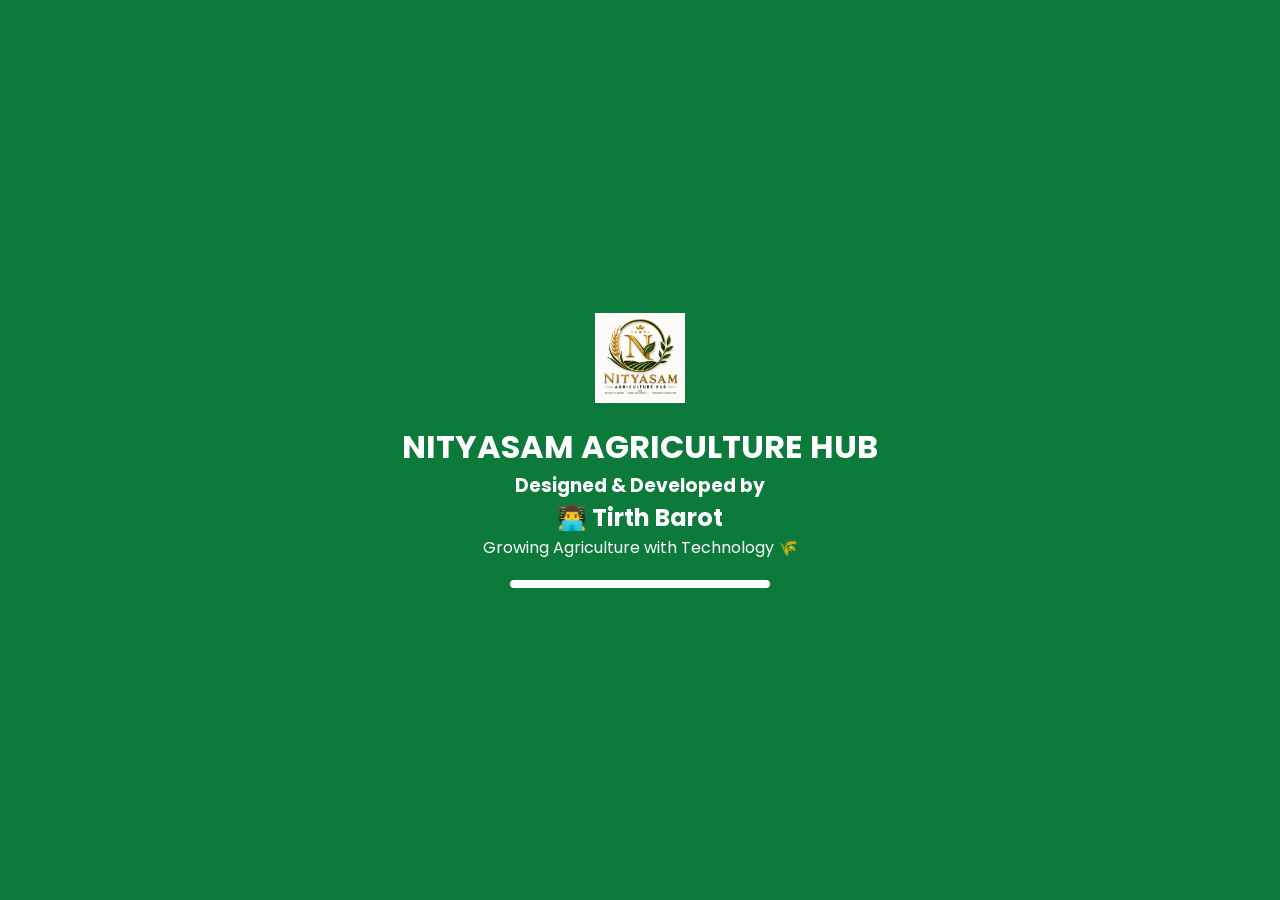
<file: index.html>
<!DOCTYPE html>
<html lang="en">
<head>
    <meta charset="UTF-8">
    <meta name="viewport" content="width=device-width, initial-scale=1.0">
    <title>Nityasam Agriculture Hub</title>

    <link rel="stylesheet" href="style.css">
</head>

<body>

<!-- ================= LOADER ================= -->

<div id="loader">

    <img src="logo.png" alt="Logo" class="loader-logo">

    <h1>NITYASAM AGRICULTURE HUB</h1>

    <h3>Designed & Developed by</h3>

    <h2>👨‍💻 Tirth Barot</h2>

    <p>Growing Agriculture with Technology 🌾</p>

    <div class="loading-bar">
        <div class="loading-fill"></div>
    </div>

</div>

<!-- ================= WEBSITE ================= -->

<div id="content">

<!-- ================= NAVBAR ================= -->

<nav>

    <div class="logo">

        <img src="logo.png" alt="Logo">

        <h2>Nityasam Agriculture Hub</h2>

    </div>
<div class="user-area">

    <span id="welcomeUser"></span>

    <button onclick="logoutUser()" class="logout-btn">
        Logout
    </button>

</div>
    <ul>

        <li><a href="#">Home</a></li>

        <li><a href="student.html">Student</a></li>

        <li><a href="farmer.html">Farmer</a></li>

        <li><a href="company.html">Company</a></li>

        <li><a href="business.html">Business</a></li>

        <li><a href="login.html">Login</a></li>

    </ul>

</nav>

<!-- ================= HERO ================= -->

<section class="hero">

    <h1>
        Welcome to <br>
        Nityasam Agriculture Hub
    </h1>

    <p>

        One Digital Platform for

        Students, Farmers,

        Companies & Businesses.

    </p>

    <button>Explore Now</button>

</section>
<!-- ================= SERVICES ================= -->

<section class="services">

    <h2>Our Services</h2>

    <div class="card-container">

        <div class="card">
            <h3>🎓 Student</h3>
            <p>Notes, MCQs, ICAR PG Preparation, Previous Papers.</p>
            <button>Explore</button>
        </div>

        <div class="card">
            <h3>🌾 Farmer</h3>
            <p>Crop Guide, Fertilizers, Diseases, Government Schemes.</p>
            <button>Explore</button>
        </div>

        <div class="card">
            <h3>🏢 Company</h3>
            <p>Jobs, Internships, Products & Career Opportunities.</p>
            <button>Explore</button>
        </div>

        <div class="card">
            <h3>💼 Business</h3>
            <p>Marketplace, Buy & Sell Agriculture Products.</p>
            <button>Explore</button>
        </div>

    </div>

</section>

<!-- ================= ABOUT ================= -->

<section class="about">

    <h2>About Nityasam Agriculture Hub</h2>

    <p>
        Nityasam Agriculture Hub is a professional digital platform created
        for Agriculture Students, Farmers, Companies and Businesses.
        Our mission is to make agriculture smarter through technology,
        education and innovation.
    </p>

</section>
<!-- ================= Founder & Vision Section Start ================= -->
<section id="founder-vision" style="padding: 60px 20px; background-color: #f4f9f4; text-align: center; font-family: 'Segoe UI', Tahoma, Geneva, Verdana, sans-serif;">
    <div style="max-width: 1000px; margin: 0 auto;">
        
        <!-- Section Title -->
        <h2 style="color: #1b5e20; font-size: 2.3rem; margin-bottom: 10px;">Meet Our Founder & Vision 🎯</h2>
        <div style="width: 80px; height: 4px; background-color: #4caf50; margin: 0 auto 30px auto; border-radius: 2px;"></div>
        
        <!-- Founder Intro -->
        <p style="font-size: 1.2rem; color: #333; line-height: 1.8; max-width: 800px; margin: 0 auto 40px auto;">
            <strong>Nityasam Agriculture Hub</strong> ની સ્થાપના <strong>તીર્થ બારોટ (Tirth Barot)</strong> દ્વારા કરવામાં આવી છે. તીર્થ હાલમાં ગણપત યુનિવર્સિટી (ખેરવા) ખાતે એગ્રીકલ્ચરમાં અભ્યાસ (3rd Semester) કરી રહ્યા છે. તેમનું સપનું ભારતની ખેતીવાડીને ટેક્નોલોજી અને સાયન્સની મદદથી નવી ઊંચાઈઓ પર લઈ જવાનું છે.
        </p>

        <!-- Vision Cards -->
        <div style="display: flex; flex-wrap: wrap; justify-content: center; gap: 25px;">
            
            <!-- Card 1: Future Goal -->
            <div style="background: #ffffff; padding: 30px; border-radius: 12px; box-shadow: 0 8px 20px rgba(0,0,0,0.05); width: 300px; border-top: 5px solid #2e7d32; transition: 0.3s;">
                <span style="font-size: 2.5rem;">🧬</span>
                <h3 style="color: #2e7d32; margin-top: 15px; margin-bottom: 10px;">Future Plant Breeder</h3>
                <p style="color: #666; font-size: 0.95rem; line-height: 1.6;">મુખ્ય લક્ષ્ય એક પ્રોફેશનલ બ્રીડર બનીને વધુ ઉત્પાદન આપતી અને રોગપ્રતિકારક શક્તિ ધરાવતી પાકની નવી જાતો (Registered Varieties) વિકસાવવાનું છે.</p>
            </div>

            <!-- Card 2: Nityasam Brand -->
            <div style="background: #ffffff; padding: 30px; border-radius: 12px; box-shadow: 0 8px 20px rgba(0,0,0,0.05); width: 300px; border-top: 5px solid #4caf50; transition: 0.3s;">
                <span style="font-size: 2.5rem;">🏢</span>
                <h3 style="color: #4caf50; margin-top: 15px; margin-bottom: 10px;">Nityasam Company</h3>
                <p style="color: #666; font-size: 0.95rem; line-height: 1.6;">ભવિષ્યમાં 'નિત્યસમ' બ્રાન્ડ હેઠળ રજિસ્ટર્ડ બિયારણ, ઉચ્ચ ગુણવત્તાવાળા ખાતર, ઓર્ગેનિક દવાઓ અને આધુનિક કૃષિ ટૂલ્સનું ઉત્પાદન કરવું.</p>
            </div>

            <!-- Card 3: Ecosystem -->
            <div style="background: #ffffff; padding: 30px; border-radius: 12px; box-shadow: 0 8px 20px rgba(0,0,0,0.05); width: 300px; border-top: 5px solid #81c784; transition: 0.3s;">
                <span style="font-size: 2.5rem;">🌾</span>
                <h3 style="color: #81c784; margin-top: 15px; margin-bottom: 10px;">Empowering Farmers</h3>
                <p style="color: #666; font-size: 0.95rem; line-height: 1.6;">ખેડૂતો સુધી ડાયરેક્ટ લેબ-ટેસ્ટેડ પ્રોડક્ટ્સ અને સાચી માહિતી પહોંચાડીને ખર્ચ ઓછો કરવો અને આવક બમણી કરવી.</p>
            </div>

        </div>
    </div>
</section>
<!-- ================= Founder & Vision Section End ================= -->
<!-- ================= FEATURES ================= -->

<section class="features">

    <h2>Our Features</h2>

    <div class="feature-grid">

        <div class="feature-box">
            <h3>🌾 Crop Guide</h3>
            <p>Complete crop information with modern farming practices.</p>
        </div>

        <div class="feature-box">
            <h3>📚 Study Notes</h3>
            <p>Easy notes and MCQs for Agriculture students.</p>
        </div>

        <div class="feature-box">
            <h3>💼 Agriculture Jobs</h3>
            <p>Latest jobs and internship opportunities.</p>
        </div>

        <div class="feature-box">
            <h3>🌦 Weather</h3>
            <p>Daily weather updates for better farming decisions.</p>
        </div>

        <div class="feature-box">
            <h3>🤖 AI Assistant</h3>
            <p>Ask agriculture-related questions anytime.</p>
        </div>

        <div class="feature-box">
            <h3>🛒 Marketplace</h3>
            <p>Buy and sell agriculture products easily.</p>
        </div>

    </div>

</section>
<!-- ================= COMMUNITY ================= -->

<section class="stats">

    <h2>Our Community</h2>

    <div class="stats-grid">

        <div class="stat-box">
            <h1>10,000+</h1>
            <p>Farmers</p>
        </div>

        <div class="stat-box">
            <h1>5,000+</h1>
            <p>Students</p>
        </div>

        <div class="stat-box">
            <h1>250+</h1>
            <p>Companies</p>
        </div>

        <div class="stat-box">
            <h1>500+</h1>
            <p>Businesses</p>
        </div>

    </div>

</section>

<!-- ================= WHY CHOOSE US ================= -->

<section class="why-us">

    <h2>Why Choose Nityasam Agriculture Hub?</h2>

    <div class="why-grid">

        <div class="why-card">
            <h3>🌾 Trusted Information</h3>
            <p>Reliable agriculture information for everyone.</p>
        </div>

        <div class="why-card">
            <h3>🎓 Student Friendly</h3>
            <p>Notes, MCQs and exam preparation in one place.</p>
        </div>

        <div class="why-card">
            <h3>🤝 Farmer Community</h3>
            <p>Connecting farmers, students and companies together.</p>
        </div>

    </div>

</section>

<!-- ================= FOOTER ================= -->

<footer class="footer">

    <h2>Nityasam Agriculture Hub</h2>

    <p>Empowering Agriculture with Technology 🌾</p>

    <p><strong>Designed & Developed by 👨‍💻 Tirth Barot</strong></p>

    <p>© 2026 Nityasam Agriculture Hub. All Rights Reserved.</p>

</footer>

</div>

<script src="script.js"></script>

</body>
</html>
</file>
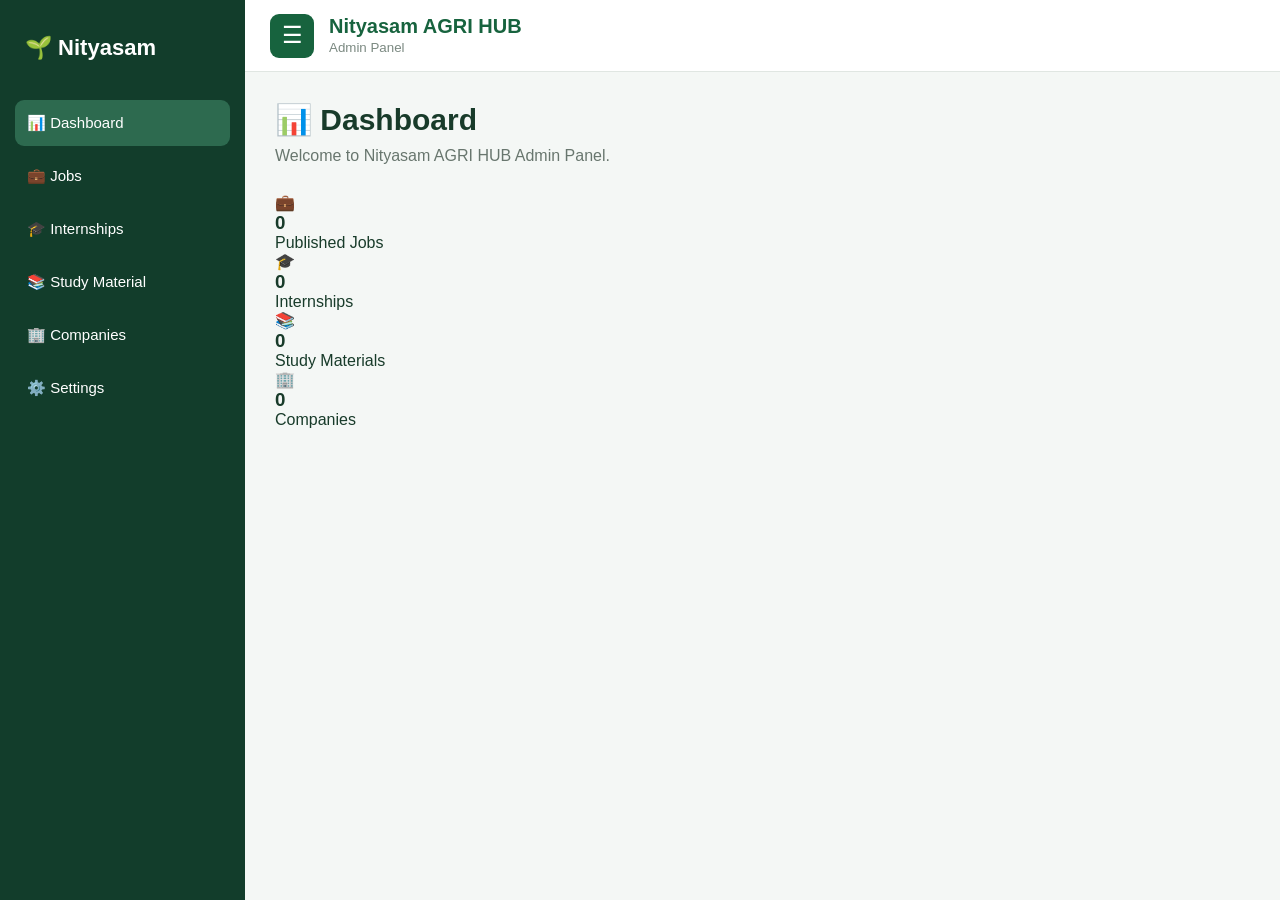
<file: admin.html>
<!DOCTYPE html>
<html lang="en">

<head>
    <meta charset="UTF-8">

    <meta
        name="viewport"
        content="width=device-width, initial-scale=1.0"
    >

    <title>Nityasam AGRI HUB - Admin</title>

    <link rel="stylesheet" href="admin.css">
</head>


<body>

<div class="admin-layout">


    <!-- SIDEBAR -->

    <aside
        class="admin-sidebar"
        id="adminSidebar"
    >

        <div class="admin-logo">
            🌱 Nityasam
        </div>


        <button
            class="sidebar-btn active"
            onclick="showSection('dashboard', this)"
        >
            📊 Dashboard
        </button>


        <button
            class="sidebar-btn"
            onclick="showSection('jobs', this)"
        >
            💼 Jobs
        </button>


        <button
            class="sidebar-btn"
            onclick="showSection('internships', this)"
        >
            🎓 Internships
        </button>


        <button
            class="sidebar-btn"
            onclick="showSection('study', this)"
        >
            📚 Study Material
        </button>


        <button
            class="sidebar-btn"
            onclick="showSection('companies', this)"
        >
            🏢 Companies
        </button>


        <button
            class="sidebar-btn"
            onclick="showSection('settings', this)"
        >
            ⚙️ Settings
        </button>

    </aside>


    <!-- MAIN -->

    <main class="admin-main">


        <!-- TOPBAR -->

        <header class="admin-topbar">

            <button
                class="menu-button"
                onclick="toggleSidebar()"
            >
                ☰
            </button>


            <div>

                <h2>Nityasam AGRI HUB</h2>

                <small>Admin Panel</small>

            </div>

        </header>


        <!-- DASHBOARD -->

        <section
            id="dashboardSection"
            class="admin-section active-section"
        >

            <div class="section-heading">

                <h1>📊 Dashboard</h1>

                <p>
                    Welcome to Nityasam AGRI HUB Admin Panel.
                </p>

            </div>


            <div class="stats-grid">

                <div class="stat-card">

                    <div class="stat-icon">
                        💼
                    </div>

                    <div>

                        <h3 id="dashboardJobCount">
                            0
                        </h3>

                        <p>Published Jobs</p>

                    </div>

                </div>


                <div class="stat-card">

                    <div class="stat-icon">
                        🎓
                    </div>

                    <div>

                        <h3 id="dashboardInternshipCount">
                            0
                        </h3>

                        <p>Internships</p>

                    </div>

                </div>


                <div class="stat-card">

                    <div class="stat-icon">
                        📚
                    </div>

                    <div>

                        <h3>0</h3>

                        <p>Study Materials</p>

                    </div>

                </div>


                <div class="stat-card">

                    <div class="stat-icon">
                        🏢
                    </div>

                    <div>

                        <h3>0</h3>

                        <p>Companies</p>

                    </div>

                </div>

            </div>

        </section>
        <!-- JOBS SECTION -->

        <section
            id="jobsSection"
            class="admin-section"
        >

            <div class="section-heading">

                <h1>💼 Jobs Management</h1>

                <p>
                    Add and manage agriculture job opportunities.
                </p>

            </div>


            <!-- ADD JOB -->

            <div class="admin-card">

                <h2>➕ Add New Job</h2>


                <form id="jobForm">

                    <input
                        type="text"
                        id="jobTitle"
                        placeholder="Job Title"
                        required
                    >


                    <input
                        type="text"
                        id="jobCompany"
                        placeholder="Company Name"
                        required
                    >


                    <input
                        type="text"
                        id="jobLocation"
                        placeholder="Job Location"
                        required
                    >


                    <input
                        type="text"
                        id="jobSalary"
                        placeholder="Salary / Package"
                    >


                    <select
                        id="jobType"
                        required
                    >

                        <option value="">
                            Select Job Type
                        </option>

                        <option value="Full Time">
                            Full Time
                        </option>

                        <option value="Part Time">
                            Part Time
                        </option>

                        <option value="Remote">
                            Remote
                        </option>

                        <option value="Contract">
                            Contract
                        </option>

                    </select>


                    <textarea
                        id="jobDescription"
                        placeholder="Job Description"
                        rows="5"
                    ></textarea>


                    <div class="form-actions">

                        <button
                            type="submit"
                            class="primary-btn"
                            id="jobSubmitBtn"
                        >
                            🚀 Publish Job
                        </button>


                        <button
                            type="button"
                            class="secondary-btn"
                            onclick="clearJobForm()"
                        >
                            Clear
                        </button>

                    </div>

                </form>

            </div>


            <!-- PUBLISHED JOBS -->

            <div class="admin-card">

                <div class="list-header">

                    <div>

                        <h2>📢 Published Jobs</h2>

                        <p id="jobCount">
                            0 jobs published
                        </p>

                    </div>


                    <input
                        type="text"
                        id="jobSearch"
                        placeholder="🔍 Search jobs..."
                        oninput="renderJobs()"
                    >

                </div>


                <div id="jobsList">

                    <!-- Jobs will appear here -->

                </div>

            </div>

        </section>
        <!-- INTERNSHIPS SECTION -->

        <section
            id="internshipsSection"
            class="admin-section"
        >

            <div class="section-heading">

                <h1>🎓 Internship Management</h1>

                <p>
                    Add and manage agriculture internships.
                </p>

            </div>


            <!-- ADD INTERNSHIP -->

            <div class="admin-card">

                <h2>➕ Add New Internship</h2>


                <form id="internshipForm">

                    <input
                        type="text"
                        id="internshipTitle"
                        placeholder="Internship Title"
                        required
                    >


                    <input
                        type="text"
                        id="internshipCompany"
                        placeholder="Company / Organization"
                        required
                    >


                    <input
                        type="text"
                        id="internshipLocation"
                        placeholder="Location"
                        required
                    >


                    <input
                        type="text"
                        id="internshipStipend"
                        placeholder="Stipend"
                    >


                    <select
                        id="internshipDuration"
                        required
                    >

                        <option value="">
                            Select Duration
                        </option>

                        <option value="1 Month">
                            1 Month
                        </option>

                        <option value="2 Months">
                            2 Months
                        </option>

                        <option value="3 Months">
                            3 Months
                        </option>

                        <option value="6 Months">
                            6 Months
                        </option>

                    </select>


                    <textarea
                        id="internshipDescription"
                        placeholder="Internship Description"
                        rows="5"
                    ></textarea>


                    <div class="form-actions">

                        <button
                            type="submit"
                            class="primary-btn"
                            id="internshipSubmitBtn"
                        >
                            🚀 Publish Internship
                        </button>


                        <button
                            type="button"
                            class="secondary-btn"
                            onclick="clearInternshipForm()"
                        >
                            Clear
                        </button>

                    </div>

                </form>

            </div>


            <!-- PUBLISHED INTERNSHIPS -->

            <div class="admin-card">

                <div class="list-header">

                    <div>

                        <h2>📢 Published Internships</h2>

                        <p id="internshipCount">
                            0 internships published
                        </p>

                    </div>


                    <input
                        type="text"
                        id="internshipSearch"
                        placeholder="🔍 Search internships..."
                        oninput="renderInternships()"
                    >

                </div>


                <div id="internshipsList">

                    <!-- Internships will appear here -->

                </div>

            </div>

        </section>
        <!-- STUDY MATERIAL SECTION -->

        <section
            id="studySection"
            class="admin-section"
        >

            <div class="section-heading">

                <h1>📚 Study Material</h1>

                <p>
                    Manage agriculture study materials.
                </p>

            </div>


            <div class="admin-card">

                <h2>🚧 Coming Soon</h2>

                <p>
                    Study material management will be added later.
                </p>

            </div>

        </section>



        <!-- COMPANIES SECTION -->

        <section
            id="companiesSection"
            class="admin-section"
        >

            <div class="section-heading">

                <h1>🏢 Companies</h1>

                <p>
                    Manage agriculture companies.
                </p>

            </div>


            <div class="admin-card">

                <h2>🚧 Coming Soon</h2>

                <p>
                    Company management will be added later.
                </p>

            </div>

        </section>



        <!-- SETTINGS SECTION -->

        <section
            id="settingsSection"
            class="admin-section"
        >

            <div class="section-heading">

                <h1>⚙️ Settings</h1>

                <p>
                    Admin panel settings.
                </p>

            </div>


            <div class="admin-card">

                <h2>Nityasam AGRI HUB</h2>

                <p>
                    Admin panel is ready for development.
                </p>

            </div>

        </section>


    </main>

</div>


<script src="admin.js"></script>

</body>

</html>
</file>
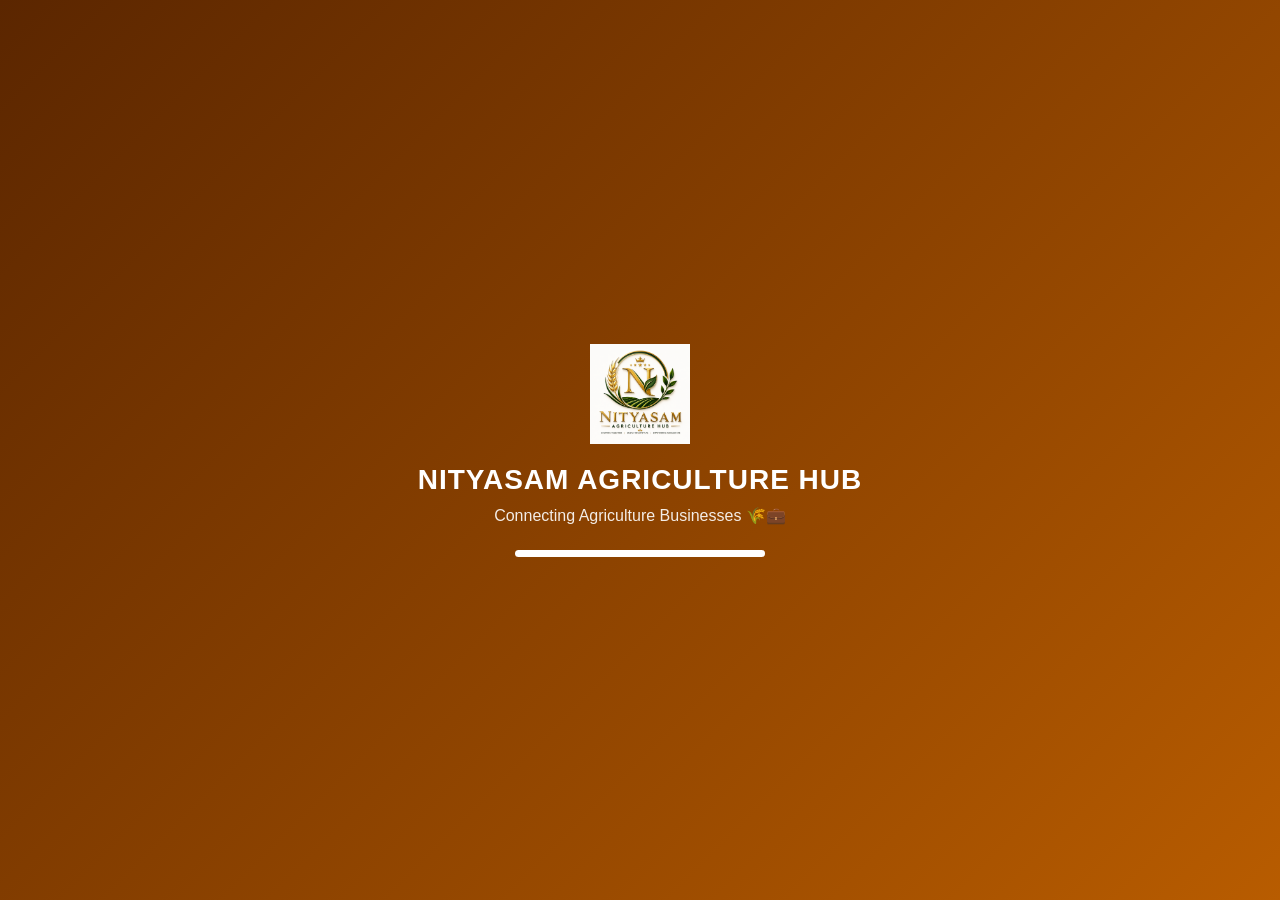
<file: business.html>
<!DOCTYPE html>
<html lang="en">

<head>

    <meta charset="UTF-8">

    <meta name="viewport"
          content="width=device-width, initial-scale=1.0">

    <title>Business | Nityasam Agriculture Hub</title>

    <link rel="stylesheet" href="business.css">

</head>

<body>


<!-- =========================
     LOADER
========================= -->

<div id="business-loader">

    <img src="logo.png" alt="Nityasam Logo">

    <h1>NITYASAM AGRICULTURE HUB</h1>

    <p>Connecting Agriculture Businesses 🌾💼</p>

    <div class="business-loader-bar">

        <div class="business-loader-fill"></div>

    </div>

</div>


<!-- =========================
     MAIN CONTENT
========================= -->

<div id="business-content">


<!-- =========================
     NAVBAR
========================= -->

<nav class="business-navbar">

    <div class="business-logo">

        <img src="logo.png" alt="Nityasam Logo">

        <h2>Nityasam Agriculture Hub</h2>

    </div>


    <ul>

        <li>
            <a href="index.html">Home</a>
        </li>

        <li>
            <a href="student.html">Student</a>
        </li>

        <li>
            <a href="farmer.html">Farmer</a>
        </li>

        <li>
            <a href="company.html">Company</a>
        </li>

        <li>
            <a href="business.html" class="active">
                Business
            </a>
        </li>

        <li>
            <a href="login.html">Logout</a>
        </li>

    </ul>

</nav>


<!-- =========================
     HERO
========================= -->

<section class="business-hero">

    <div class="business-hero-content">

        <span>💼 AGRICULTURE BUSINESS NETWORK</span>

        <h1>
            Grow Your Agriculture Business
        </h1>

        <p>
            Buy, Sell, Connect and Discover
            Agriculture Business Opportunities
            on one platform.
        </p>

        <button onclick="scrollToBusinessServices()">
            Explore Business
        </button>

    </div>

</section>
<!-- =========================
     BUSINESS SERVICES
========================= -->

<section class="business-services" id="business-services">

    <div class="business-section-heading">

        <span>💼 BUSINESS SERVICES</span>

        <h2>Everything You Need to Grow</h2>

        <p>
            Connect with farmers, companies, buyers and
            sellers across the agriculture ecosystem.
        </p>

    </div>


    <div class="business-service-grid">


        <!-- MARKETPLACE -->

        <div class="business-service-card">

            <div class="business-service-icon">🛒</div>

            <h3>Agriculture Marketplace</h3>

            <p>
                Discover agriculture products,
                equipment, inputs and services.
            </p>

            <button type="button">
                Explore Marketplace →
            </button>

        </div>


        <!-- BUY -->

        <div class="business-service-card">

            <div class="business-service-icon">📦</div>

            <h3>Buy Products</h3>

            <p>
                Find products and solutions
                from agriculture businesses.
            </p>

            <button type="button">
                Start Buying →
            </button>

        </div>


        <!-- SELL -->

        <div class="business-service-card">

            <div class="business-service-icon">🏪</div>

            <h3>Sell Products</h3>

            <p>
                List your agriculture products
                and reach potential customers.
            </p>

            <button type="button">
                Start Selling →
            </button>

        </div>


        <!-- FARMER CONNECTION -->

        <div class="business-service-card">

            <div class="business-service-icon">🌾</div>

            <h3>Farmer Connection</h3>

            <p>
                Connect directly with farmers
                and understand their needs.
            </p>

            <button type="button">
                Connect →
            </button>

        </div>


        <!-- BUSINESS PROFILE -->

        <div class="business-service-card">

            <div class="business-service-icon">🏢</div>

            <h3>Business Profile</h3>

            <p>
                Create a professional business
                profile for your agriculture brand.
            </p>

            <button type="button">
                Create Profile →
            </button>

        </div>


        <!-- PARTNERSHIP -->

        <div class="business-service-card">

            <div class="business-service-icon">🤝</div>

            <h3>Business Partnership</h3>

            <p>
                Find collaboration and partnership
                opportunities in agriculture.
            </p>

            <button type="button">
                Find Partners →
            </button>

        </div>

    </div>

</section>
<!-- =========================
     BUSINESS BENEFITS
========================= -->

<section class="business-benefits">

    <div class="business-section-heading">

        <span>WHY NITYASAM BUSINESS?</span>

        <h2>Build, Connect & Grow</h2>

        <p>
            A dedicated agriculture business ecosystem
            designed to create better opportunities.
        </p>

    </div>


    <div class="business-benefit-grid">


        <div class="business-benefit-card">

            <div>🌾</div>

            <h3>Connect With Farmers</h3>

            <p>
                Reach farmers and understand
                their agriculture requirements.
            </p>

        </div>


        <div class="business-benefit-card">

            <div>🛒</div>

            <h3>Digital Marketplace</h3>

            <p>
                Discover and showcase agriculture
                products and services.
            </p>

        </div>


        <div class="business-benefit-card">

            <div>🤝</div>

            <h3>Build Partnerships</h3>

            <p>
                Create valuable connections with
                businesses and organizations.
            </p>

        </div>


        <div class="business-benefit-card">

            <div>📈</div>

            <h3>Grow Your Business</h3>

            <p>
                Expand your reach and discover
                new agriculture opportunities.
            </p>

        </div>

    </div>

</section>


<!-- =========================
     BUSINESS CTA
========================= -->

<section class="business-cta">

    <div class="business-cta-content">

        <h2>
            Ready to Grow Your Agriculture Business?
        </h2>

        <p>
            Join the Nityasam Agriculture Hub
            business ecosystem.
        </p>

        <a href="#business-services">
            Get Started 🚀
        </a>

    </div>

</section>


<!-- =========================
     FOOTER
========================= -->

<footer class="business-footer">

    <h2>Nityasam Agriculture Hub</h2>

    <p>
        Connecting Farmers, Students,
        Companies & Businesses.
    </p>

    <p>
        Designed & Developed by 👨‍💻 Tirth Barot
    </p>

    <p class="business-copyright">
        © 2026 Nityasam Agriculture Hub.
        All Rights Reserved.
    </p>

</footer>


</div>


<script src="business.js"></script>

</body>

</html>
</file>
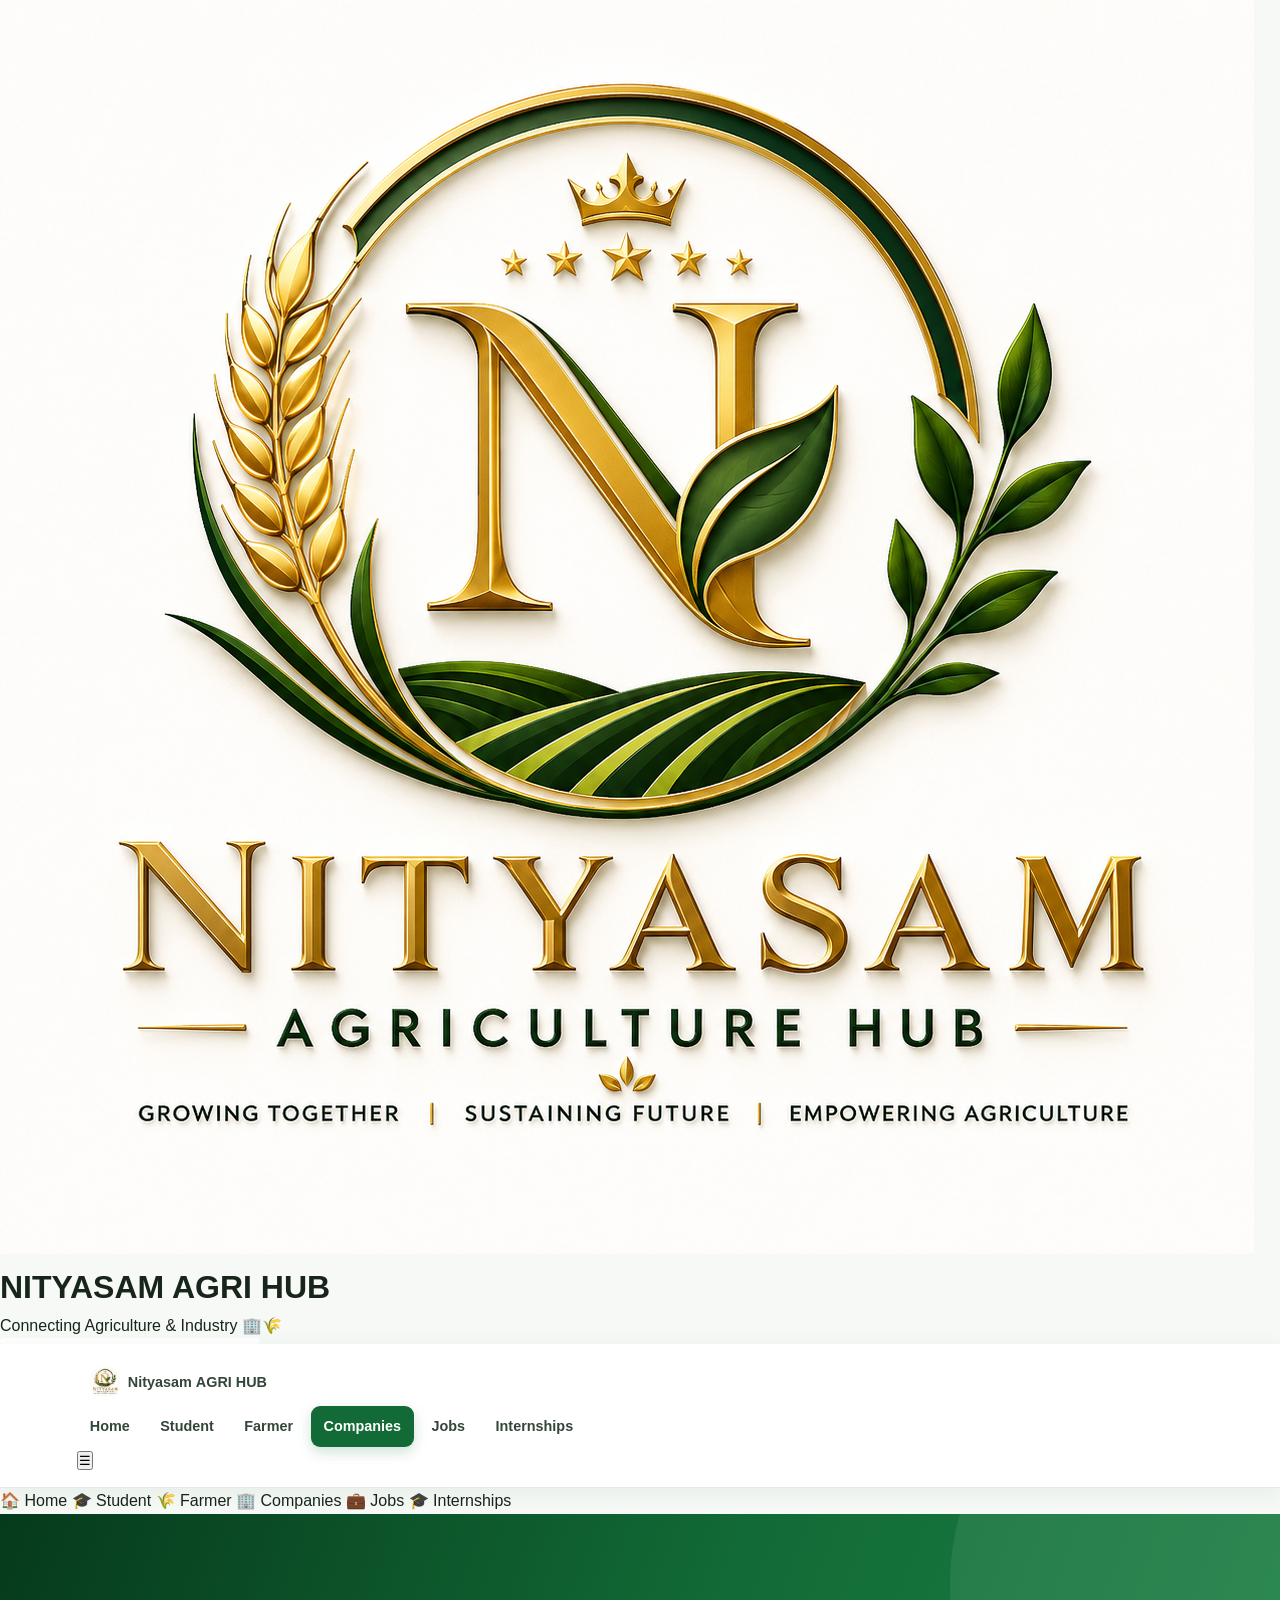
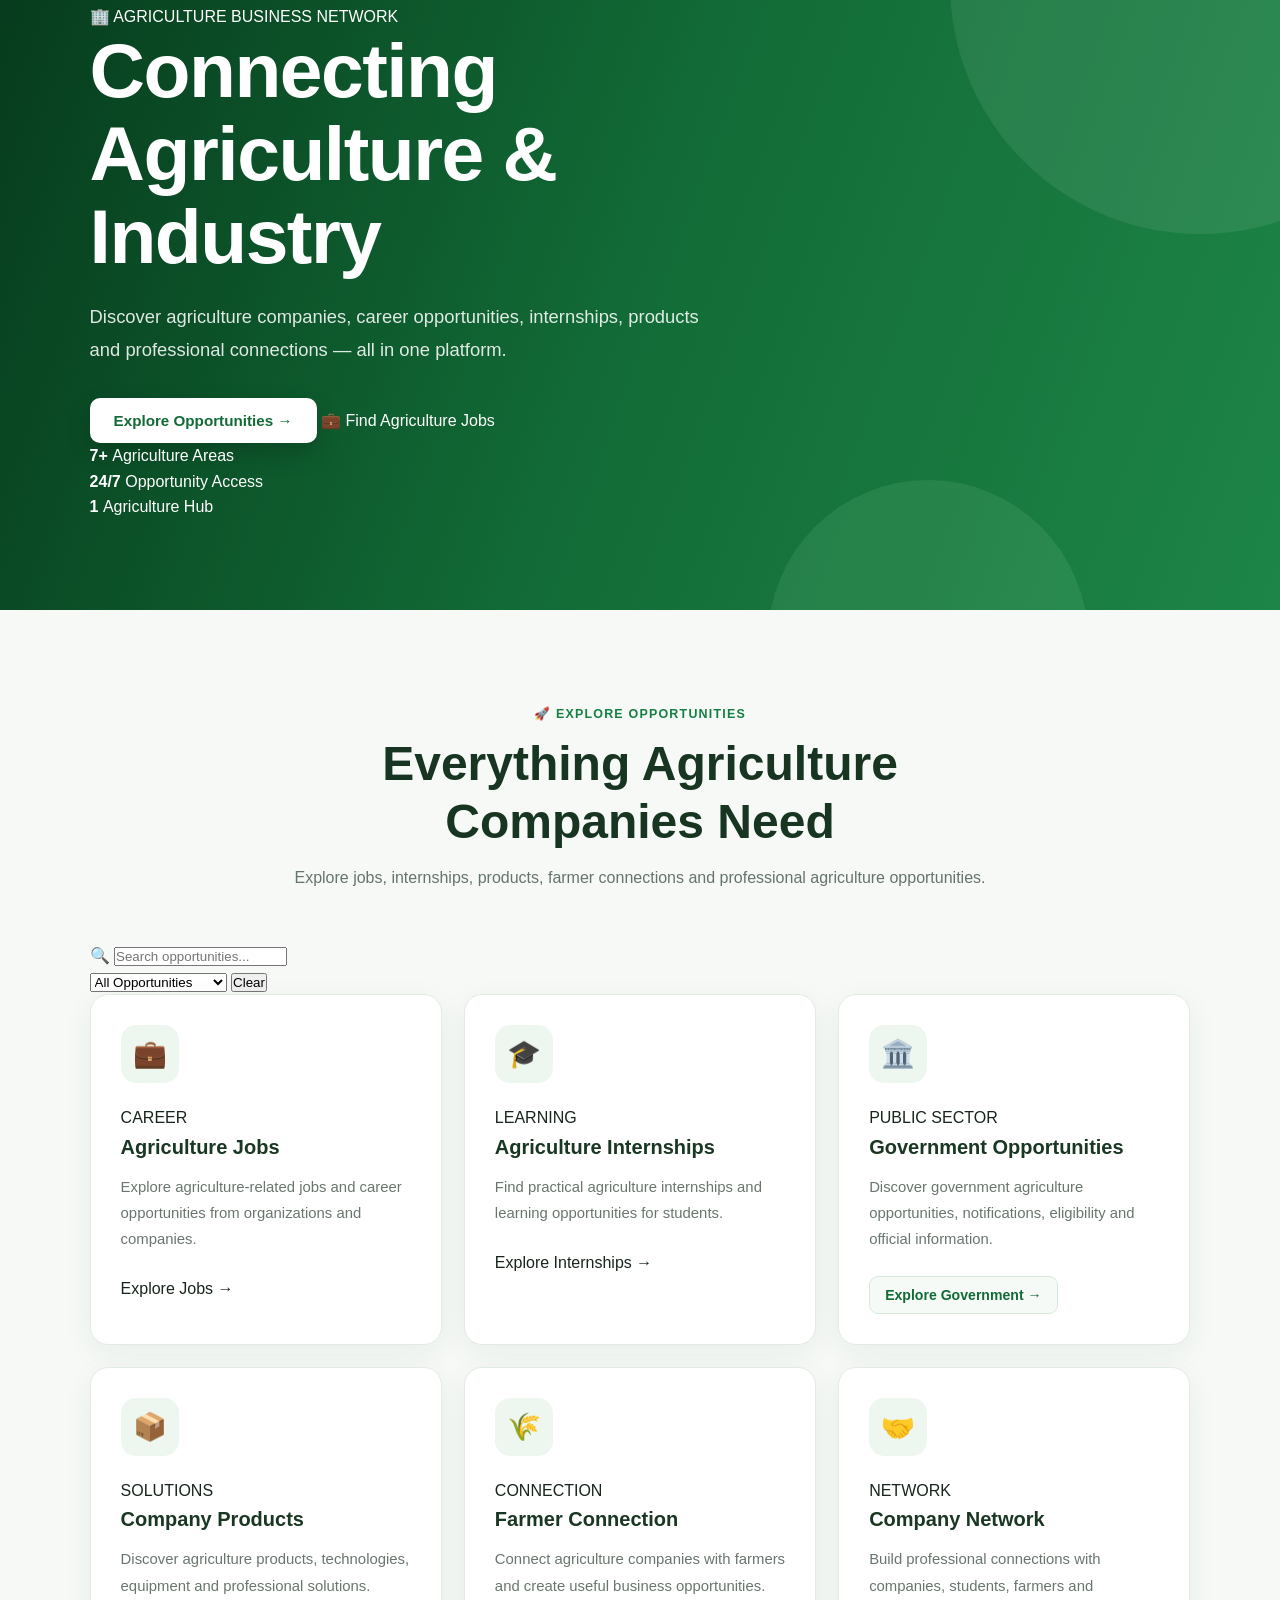
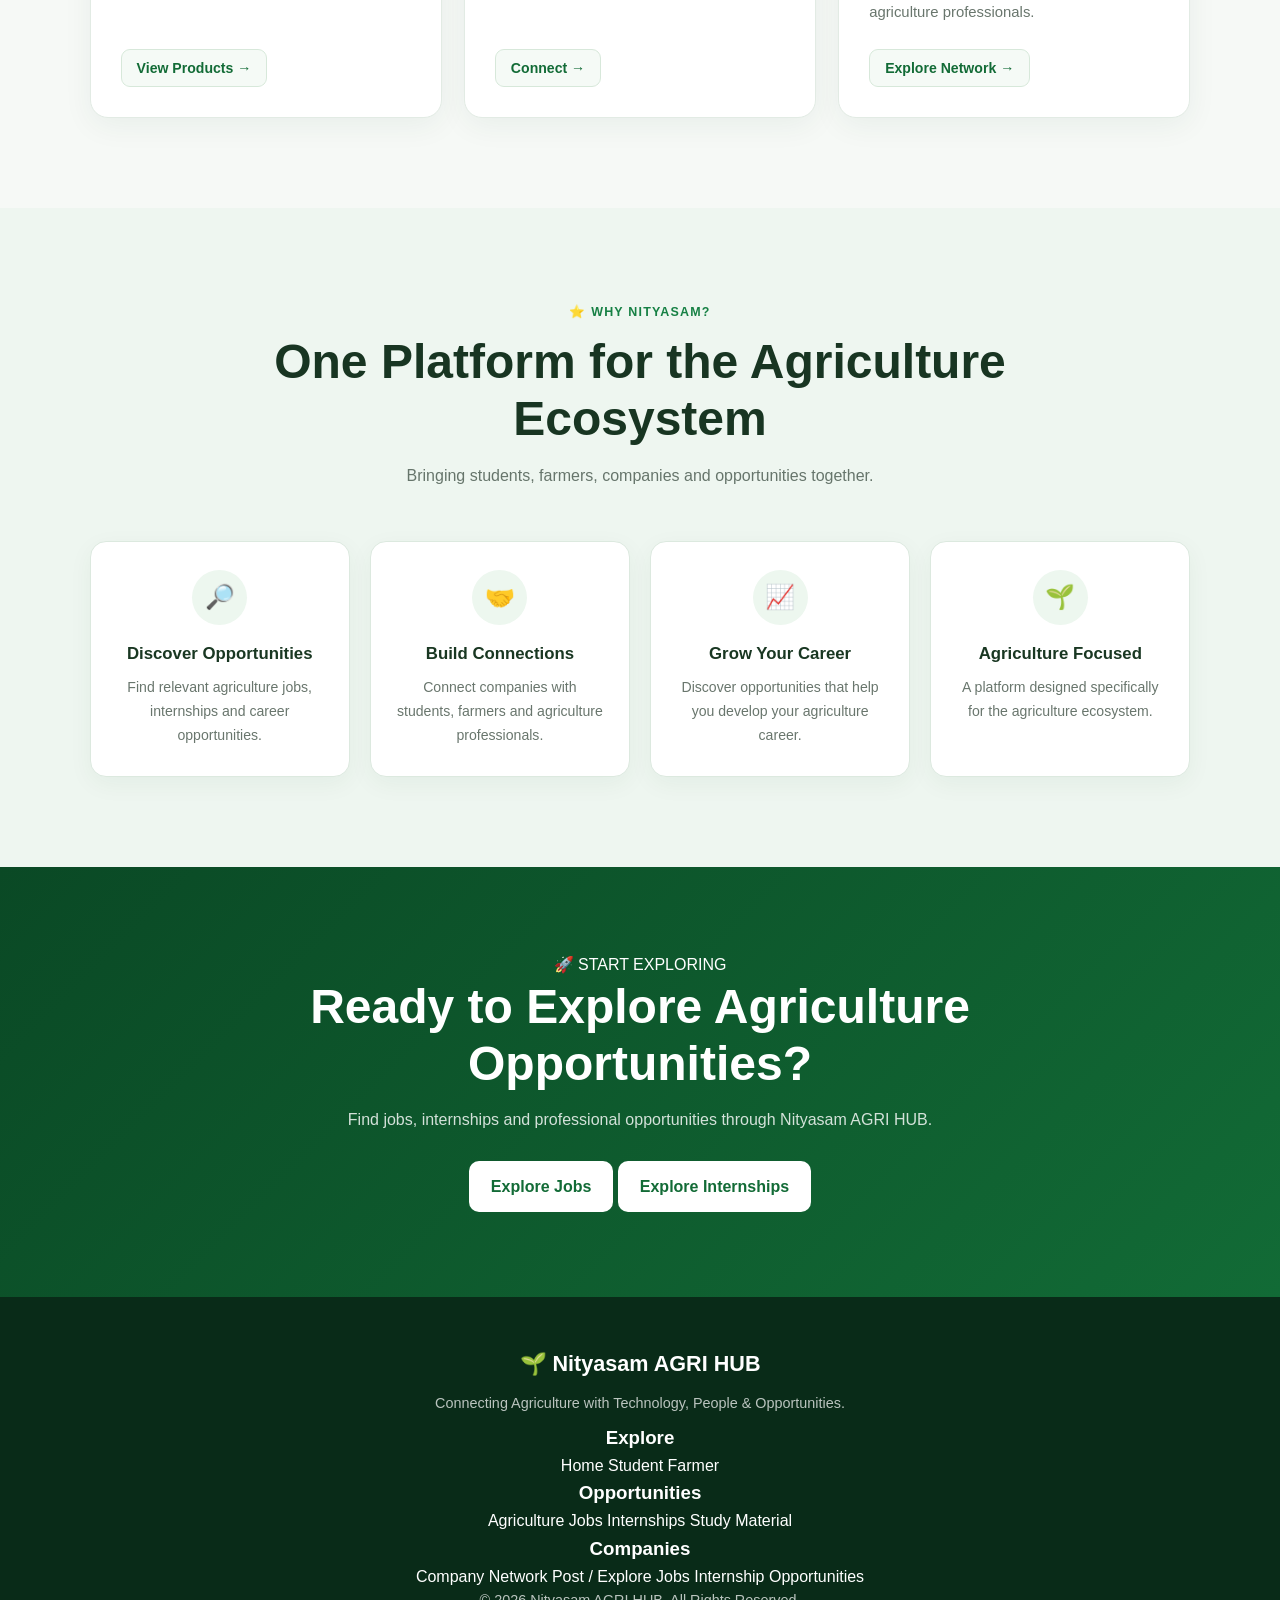
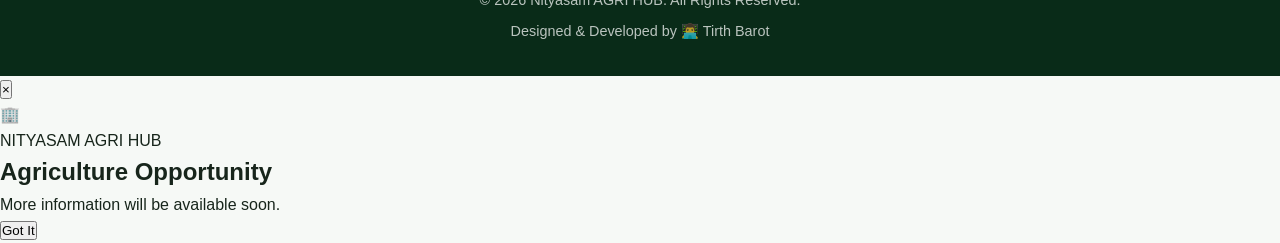
<file: company.html>
<!DOCTYPE html>
<html lang="en">

<head>

    <meta charset="UTF-8">

    <meta
        name="viewport"
        content="width=device-width, initial-scale=1.0"
    >

    <meta
        name="description"
        content="Nityasam AGRI HUB - Connect agriculture companies, students, farmers and opportunities."
    >

    <title>Companies | Nityasam AGRI HUB</title>

    <link rel="stylesheet" href="company.css">

</head>


<body>


<!-- =====================================================
     PAGE LOADER
===================================================== -->

<div
    id="companyLoader"
    class="company-loader"
>

    <div class="company-loader-content">

        <img
            src="logo.png"
            alt="Nityasam AGRI HUB Logo"
        >

        <h1>
            NITYASAM AGRI HUB
        </h1>

        <p>
            Connecting Agriculture & Industry 🏢🌾
        </p>

        <div class="company-loader-bar">

            <div
                class="company-loader-fill"
                id="companyLoaderFill"
            ></div>

        </div>

    </div>

</div>


<!-- =====================================================
     MAIN PAGE
===================================================== -->

<div
    id="companyContent"
    class="company-content"
>


<!-- =====================================================
     NAVBAR
===================================================== -->

<header class="company-navbar">

    <div class="company-nav-container">


        <a
            href="index.html"
            class="company-logo"
        >

            <img
                src="logo.png"
                alt="Nityasam Logo"
            >

            <div>

                <strong>
                    Nityasam
                </strong>

                <span>
                    AGRI HUB
                </span>

            </div>

        </a>


        <nav class="company-nav-links">

            <a href="index.html">
                Home
            </a>

            <a href="student.html">
                Student
            </a>

            <a href="farmer.html">
                Farmer
            </a>

            <a
                href="company.html"
                class="active"
            >
                Companies
            </a>

            <a href="jobs.html">
                Jobs
            </a>

            <a href="internship.html">
                Internships
            </a>

        </nav>


        <button
            type="button"
            id="companyMenuBtn"
            class="company-menu-btn"
            aria-label="Open navigation menu"
            aria-expanded="false"
        >
            ☰
        </button>

    </div>

</header>


<!-- =====================================================
     MOBILE MENU
===================================================== -->

<div
    id="companyMobileMenu"
    class="company-mobile-menu"
>

    <a href="index.html">
        🏠 Home
    </a>

    <a href="student.html">
        🎓 Student
    </a>

    <a href="farmer.html">
        🌾 Farmer
    </a>

    <a
        href="company.html"
        class="active"
    >
        🏢 Companies
    </a>

    <a href="jobs.html">
        💼 Jobs
    </a>

    <a href="internship.html">
        🎓 Internships
    </a>

</div>


<!-- =====================================================
     HERO
===================================================== -->

<section class="company-hero">

    <div class="company-hero-overlay"></div>


    <div class="company-hero-content">

        <div class="company-hero-badge">
            🏢 AGRICULTURE BUSINESS NETWORK
        </div>


        <h1>

            Connecting
            <span>Agriculture & Industry</span>

        </h1>


        <p>

            Discover agriculture companies,
            career opportunities, internships,
            products and professional connections
            — all in one platform.

        </p>


        <div class="company-hero-actions">

            <button
                type="button"
                id="companyExploreBtn"
                class="company-primary-btn"
            >
                Explore Opportunities →
            </button>


            <a
                href="jobs.html"
                class="company-secondary-btn"
            >
                💼 Find Agriculture Jobs
            </a>

        </div>


        <div class="company-hero-stats">

            <div>

                <strong>
                    7+
                </strong>

                <span>
                    Agriculture Areas
                </span>

            </div>


            <div>

                <strong>
                    24/7
                </strong>

                <span>
                    Opportunity Access
                </span>

            </div>


            <div>

                <strong>
                    1
                </strong>

                <span>
                    Agriculture Hub
                </span>

            </div>

        </div>

    </div>

</section>


<!-- =====================================================
     OPPORTUNITIES
===================================================== -->

<section
    id="companyServices"
    class="company-services"
>

    <div class="company-section-heading">

        <span>
            🚀 EXPLORE OPPORTUNITIES
        </span>

        <h2>
            Everything Agriculture Companies Need
        </h2>

        <p>
            Explore jobs, internships, products,
            farmer connections and professional
            agriculture opportunities.
        </p>

    </div>


    <!-- SEARCH / FILTER -->

    <div class="company-tools">

        <div class="company-search-box">

            <span>
                🔍
            </span>

            <input
                type="search"
                id="companySearch"
                placeholder="Search opportunities..."
                autocomplete="off"
            >

        </div>


        <select
            id="companyCategory"
            aria-label="Filter opportunities"
        >

            <option value="All">
                All Opportunities
            </option>

            <option value="Jobs">
                Jobs
            </option>

            <option value="Internships">
                Internships
            </option>

            <option value="Government">
                Government
            </option>

            <option value="Products">
                Products
            </option>

            <option value="Farmers">
                Farmer Connection
            </option>

            <option value="Network">
                Company Network
            </option>

        </select>


        <button
            type="button"
            id="companyClearBtn"
            class="company-clear-btn"
        >
            Clear
        </button>

    </div>


    <!-- OPPORTUNITY GRID -->

    <div
        id="companyServiceGrid"
        class="company-service-grid"
    >


        <!-- JOBS -->

        <article
            class="company-service-card"
            data-category="Jobs"
        >

            <div class="company-service-icon">
                💼
            </div>

            <span class="company-card-label">
                CAREER
            </span>

            <h3>
                Agriculture Jobs
            </h3>

            <p>
                Explore agriculture-related jobs
                and career opportunities from
                organizations and companies.
            </p>

            <a
                href="jobs.html"
                class="company-card-btn"
            >
                Explore Jobs →
            </a>

        </article>


        <!-- INTERNSHIPS -->

        <article
            class="company-service-card"
            data-category="Internships"
        >

            <div class="company-service-icon">
                🎓
            </div>

            <span class="company-card-label">
                LEARNING
            </span>

            <h3>
                Agriculture Internships
            </h3>

            <p>
                Find practical agriculture internships
                and learning opportunities for students.
            </p>

            <a
                href="internship.html"
                class="company-card-btn"
            >
                Explore Internships →
            </a>

        </article>


        <!-- GOVERNMENT -->

        <article
            class="company-service-card"
            data-category="Government"
        >

            <div class="company-service-icon">
                🏛️
            </div>

            <span class="company-card-label">
                PUBLIC SECTOR
            </span>

            <h3>
                Government Opportunities
            </h3>

            <p>
                Discover government agriculture
                opportunities, notifications,
                eligibility and official information.
            </p>

            <button
                type="button"
                class="company-card-btn company-coming-btn"
                data-title="Government Opportunities"
            >
                Explore Government →
            </button>

        </article>


        <!-- PRODUCTS -->

        <article
            class="company-service-card"
            data-category="Products"
        >

            <div class="company-service-icon">
                📦
            </div>

            <span class="company-card-label">
                SOLUTIONS
            </span>

            <h3>
                Company Products
            </h3>

            <p>
                Discover agriculture products,
                technologies, equipment and
                professional solutions.
            </p>

            <button
                type="button"
                class="company-card-btn company-coming-btn"
                data-title="Company Products"
            >
                View Products →
            </button>

        </article>


        <!-- FARMERS -->

        <article
            class="company-service-card"
            data-category="Farmers"
        >

            <div class="company-service-icon">
                🌾
            </div>

            <span class="company-card-label">
                CONNECTION
            </span>

            <h3>
                Farmer Connection
            </h3>

            <p>
                Connect agriculture companies
                with farmers and create useful
                business opportunities.
            </p>

            <button
                type="button"
                class="company-card-btn company-coming-btn"
                data-title="Farmer Connection"
            >
                Connect →
            </button>

        </article>


        <!-- NETWORK -->

        <article
            class="company-service-card"
            data-category="Network"
        >

            <div class="company-service-icon">
                🤝
            </div>

            <span class="company-card-label">
                NETWORK
            </span>

            <h3>
                Company Network
            </h3>

            <p>
                Build professional connections
                with companies, students, farmers
                and agriculture professionals.
            </p>

            <button
                type="button"
                class="company-card-btn company-coming-btn"
                data-title="Company Network"
            >
                Explore Network →
            </button>

        </article>

    </div>


    <!-- EMPTY STATE -->

    <div
        id="companyEmptyState"
        class="company-empty-state"
    >

        <div>
            🔎
        </div>

        <h3>
            No opportunities found
        </h3>

        <p>
            Try another search or category.
        </p>

        <button
            type="button"
            id="companyShowAllBtn"
        >
            Show All Opportunities
        </button>

    </div>

</section>


<!-- =====================================================
     WHY NITYASAM
===================================================== -->

<section class="company-benefits">

    <div class="company-section-heading">

        <span>
            ⭐ WHY NITYASAM?
        </span>

        <h2>
            One Platform for the Agriculture Ecosystem
        </h2>

        <p>
            Bringing students, farmers, companies
            and opportunities together.
        </p>

    </div>


    <div class="company-benefit-grid">


        <div class="company-benefit-card">

            <div class="company-benefit-icon">
                🔎
            </div>

            <h3>
                Discover Opportunities
            </h3>

            <p>
                Find relevant agriculture jobs,
                internships and career opportunities.
            </p>

        </div>


        <div class="company-benefit-card">

            <div class="company-benefit-icon">
                🤝
            </div>

            <h3>
                Build Connections
            </h3>

            <p>
                Connect companies with students,
                farmers and agriculture professionals.
            </p>

        </div>


        <div class="company-benefit-card">

            <div class="company-benefit-icon">
                📈
            </div>

            <h3>
                Grow Your Career
            </h3>

            <p>
                Discover opportunities that help
                you develop your agriculture career.
            </p>

        </div>


        <div class="company-benefit-card">

            <div class="company-benefit-icon">
                🌱
            </div>

            <h3>
                Agriculture Focused
            </h3>

            <p>
                A platform designed specifically
                for the agriculture ecosystem.
            </p>

        </div>

    </div>

</section>


<!-- =====================================================
     CTA
===================================================== -->

<section class="company-cta">

    <div class="company-cta-content">

        <span>
            🚀 START EXPLORING
        </span>

        <h2>
            Ready to Explore Agriculture Opportunities?
        </h2>

        <p>
            Find jobs, internships and professional
            opportunities through Nityasam AGRI HUB.
        </p>


        <div class="company-cta-actions">

            <a
                href="jobs.html"
                class="company-cta-primary"
            >
                Explore Jobs
            </a>

            <a
                href="internship.html"
                class="company-cta-secondary"
            >
                Explore Internships
            </a>

        </div>

    </div>

</section>


<!-- =====================================================
     FOOTER
===================================================== -->

<footer class="company-footer">

    <div class="company-footer-container">


        <div class="company-footer-brand">

            <h2>
                🌱 Nityasam AGRI HUB
            </h2>

            <p>
                Connecting Agriculture with
                Technology, People & Opportunities.
            </p>

        </div>


        <div class="company-footer-column">

            <h3>
                Explore
            </h3>

            <a href="index.html">
                Home
            </a>

            <a href="student.html">
                Student
            </a>

            <a href="farmer.html">
                Farmer
            </a>

        </div>


        <div class="company-footer-column">

            <h3>
                Opportunities
            </h3>

            <a href="jobs.html">
                Agriculture Jobs
            </a>

            <a href="internship.html">
                Internships
            </a>

            <a href="study.html">
                Study Material
            </a>

        </div>


        <div class="company-footer-column">

            <h3>
                Companies
            </h3>

            <a href="company.html">
                Company Network
            </a>

            <a href="jobs.html">
                Post / Explore Jobs
            </a>

            <a href="internship.html">
                Internship Opportunities
            </a>

        </div>

    </div>


    <div class="company-footer-bottom">

        <p>
            © 2026 Nityasam AGRI HUB.
            All Rights Reserved.
        </p>

        <p>
            Designed & Developed by 👨‍💻 Tirth Barot
        </p>

    </div>

</footer>


</div>


<!-- =====================================================
     INFORMATION MODAL
===================================================== -->

<div
    id="companyModal"
    class="company-modal"
    aria-hidden="true"
>

    <div
        id="companyModalOverlay"
        class="company-modal-overlay"
    ></div>


    <div
        class="company-modal-card"
        role="dialog"
        aria-modal="true"
        aria-labelledby="companyModalTitle"
    >

        <button
            type="button"
            id="companyModalClose"
            class="company-modal-close"
            aria-label="Close"
        >
            ×
        </button>


        <div
            id="companyModalIcon"
            class="company-modal-icon"
        >
            🏢
        </div>


        <span class="company-modal-label">
            NITYASAM AGRI HUB
        </span>


        <h2 id="companyModalTitle">
            Agriculture Opportunity
        </h2>


        <p id="companyModalText">
            More information will be available soon.
        </p>


        <button
            type="button"
            id="companyModalDone"
            class="company-modal-btn"
        >
            Got It
        </button>

    </div>

</div>


<script src="company.js"></script>

</body>

</html>
</file>
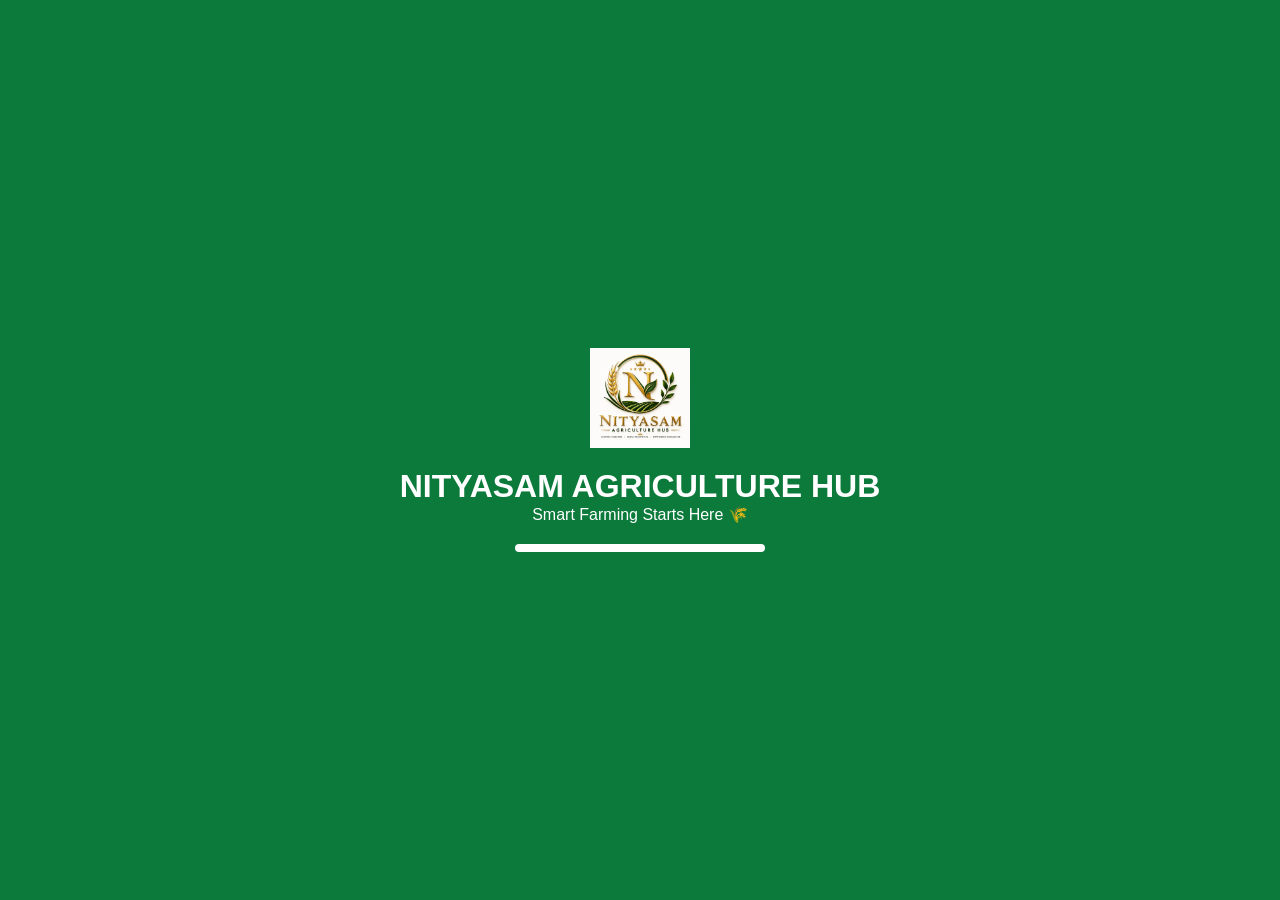
<file: farmer.html>
<!DOCTYPE html>
<html lang="en">

<head>

    <meta charset="UTF-8">

    <meta name="viewport"
          content="width=device-width, initial-scale=1.0">

    <title>Farmer | Nityasam Agriculture Hub</title>

    <link rel="stylesheet" href="farmer.css">

</head>

<body>

<!-- =========================
     LOADER
========================= -->

<div id="farmer-loader">

    <img src="logo.png" alt="Logo">

    <h1>NITYASAM AGRICULTURE HUB</h1>

    <p>Smart Farming Starts Here 🌾</p>

    <div class="loader-bar">
        <div class="loader-fill"></div>
    </div>

</div>


<!-- =========================
     MAIN CONTENT
========================= -->

<div id="farmer-content">


<!-- =========================
     NAVBAR
========================= -->

<nav class="farmer-navbar">

    <div class="farmer-logo">

        <img src="logo.png" alt="Logo">

        <h2>Nityasam Agriculture Hub</h2>

    </div>

    <ul>

        <li><a href="index.html">Home</a></li>

        <li><a href="student.html">Student</a></li>

        <li><a href="farmer.html" class="active">Farmer</a></li>

        <li><a href="#">Company</a></li>

        <li><a href="#">Business</a></li>

        <li><a href="login.html">Logout</a></li>

    </ul>

</nav>


<!-- =========================
     HERO
========================= -->

<section class="farmer-hero">

    <div class="hero-text">

        <span>🌾 SMART FARMING PORTAL</span>

        <h1>
            Welcome Farmers
        </h1>

        <p>

            Crop Guide • Disease Solution • Fertilizer •
            Weather • AI Farming Assistant

        </p>

        <button onclick="scrollToCrop()">

            Explore Now

        </button>

    </div>

</section>
<!-- =========================
     CROP GUIDE
========================= -->

<section class="crop-section" id="crop">

    <h2>🌾 Crop Guide</h2>

    <div class="crop-grid">

        <div class="crop-card">
            <h3>🌾 Wheat</h3>
            <p>Complete cultivation guide, fertilizer schedule and disease management.</p>
            <button>Read More</button>
        </div>

        <div class="crop-card">
            <h3>🌾 Rice</h3>
            <p>Seed rate, nursery management, fertilizer recommendation and harvesting.</p>
            <button>Read More</button>
        </div>

        <div class="crop-card">
            <h3>🧵 Cotton</h3>
            <p>Pest control, fertilizer schedule and complete cultivation practices.</p>
            <button>Read More</button>
        </div>

        <div class="crop-card">
            <h3>🥜 Groundnut</h3>
            <p>Improved varieties, sowing method and disease control.</p>
            <button>Read More</button>
        </div>

    </div>

</section>


<!-- =========================
     FARMER SERVICES
========================= -->

<section class="farmer-services">

    <h2>🌱 Smart Farming Services</h2>

    <div class="service-grid">

        <div class="service-card">
            <h3>🐛 Disease Guide</h3>
            <p>Identify crop diseases and get suitable treatment.</p>
        </div>

        <div class="service-card">
            <h3>💧 Fertilizer Guide</h3>
            <p>Crop-wise fertilizer recommendation and dosage.</p>
        </div>

        <div class="service-card">
            <h3>🌦️ Weather</h3>
            <p>Daily weather forecast for better farming decisions.</p>
        </div>

        <div class="service-card">
            <h3>💰 Market Price</h3>
            <p>Latest mandi prices of agricultural commodities.</p>
        </div>

        <div class="service-card">
            <h3>🤖 AI Assistant</h3>
            <p>Ask farming questions and get smart guidance.</p>
        </div>

        <div class="service-card">
            <h3>📄 Government Schemes</h3>
            <p>Latest agriculture schemes and subsidy information.</p>
        </div>

    </div>

</section>
<!-- =========================
     WHY CHOOSE US
========================= -->

<section class="why-farmer">

    <h2>Why Choose Nityasam Agriculture Hub?</h2>

    <div class="why-grid">

        <div class="why-card">
            <h3>🌾 Smart Farming</h3>
            <p>Modern farming techniques and practical guidance.</p>
        </div>

        <div class="why-card">
            <h3>📚 Expert Knowledge</h3>
            <p>Reliable information prepared for farmers.</p>
        </div>

        <div class="why-card">
            <h3>⚡ Fast Support</h3>
            <p>Quick answers for crop, fertilizer and disease problems.</p>
        </div>

    </div>

</section>


<!-- =========================
     FOOTER
========================= -->

<footer class="farmer-footer">

    <h2>Nityasam Agriculture Hub</h2>

    <p>Empowering Farmers with Technology 🌾</p>

    <p>Designed & Developed by 👨‍💻 Tirth Barot</p>

    <p>© 2026 Nityasam Agriculture Hub. All Rights Reserved.</p>

</footer>

</div>

<script src="farmer.js"></script>

</body>
</html>
</file>
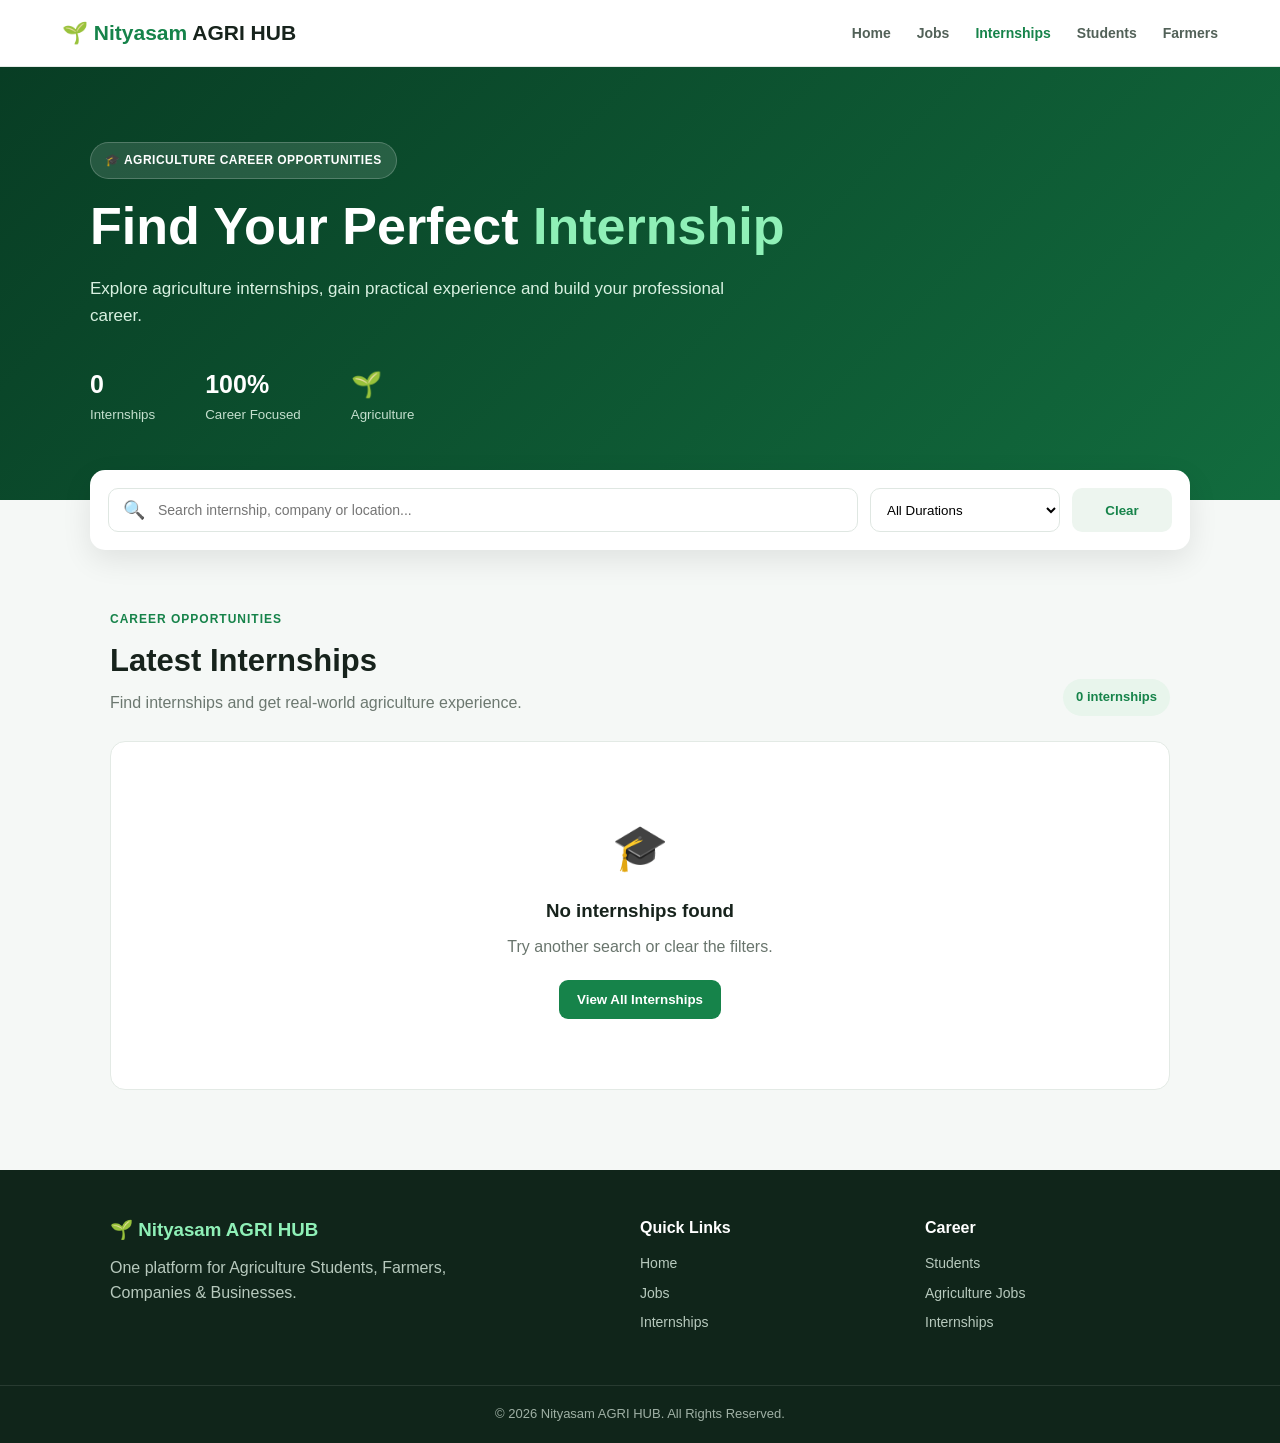
<file: internship.html>
<!DOCTYPE html>
<html lang="en">

<head>
    <meta charset="UTF-8">

    <meta name="viewport"
          content="width=device-width, initial-scale=1.0">

    <title>Internships | Nityasam AGRI HUB</title>

    <link rel="stylesheet" href="internship.css">
</head>

<body>

<!-- ================= NAVBAR ================= -->

<header class="navbar">

    <div class="nav-container">

        <a href="index.html" class="logo">
            🌱 Nityasam <span>AGRI HUB</span>
        </a>

        <nav class="nav-links">

            <a href="index.html">Home</a>

            <a href="jobs.html">Jobs</a>

            <a href="internship.html" class="active">
                Internships
            </a>

            <a href="student.html">Students</a>

            <a href="farmer.html">Farmers</a>

        </nav>

        <button
            class="menu-btn"
            onclick="toggleMenu()">
            ☰
        </button>

    </div>

</header>


<!-- ================= MOBILE MENU ================= -->

<div id="mobileMenu" class="mobile-menu">

    <a href="index.html">Home</a>

    <a href="jobs.html">Jobs</a>

    <a href="internship.html">Internships</a>

    <a href="student.html">Students</a>

    <a href="farmer.html">Farmers</a>

</div>


<!-- ================= HERO ================= -->

<section class="internship-hero">

    <div class="hero-content">

        <div class="hero-badge">
            🎓 AGRICULTURE CAREER OPPORTUNITIES
        </div>

        <h1>
            Find Your Perfect
            <span>Internship</span>
        </h1>

        <p>
            Explore agriculture internships, gain practical
            experience and build your professional career.
        </p>

        <div class="hero-stats">

            <div>
                <strong id="heroInternshipCount">0</strong>
                <small>Internships</small>
            </div>

            <div>
                <strong>100%</strong>
                <small>Career Focused</small>
            </div>

            <div>
                <strong>🌱</strong>
                <small>Agriculture</small>
            </div>

        </div>

    </div>

</section>


<!-- ================= SEARCH ================= -->

<section class="search-section">

    <div class="search-container">

        <div class="search-box">

            <span>🔍</span>

            <input
                type="text"
                id="searchInput"
                placeholder="Search internship, company or location..."
                oninput="renderInternships()"
            >

        </div>


        <select
            id="durationFilter"
            onchange="renderInternships()">

            <option value="">All Durations</option>

            <option value="1 Month">1 Month</option>

            <option value="2 Months">2 Months</option>

            <option value="3 Months">3 Months</option>

            <option value="6 Months">6 Months</option>

        </select>


        <button
            class="clear-filter"
            onclick="clearFilters()">

            Clear

        </button>

    </div>

</section>


<!-- ================= MAIN ================= -->

<main class="main-container">

    <div class="page-heading">

        <div>

            <span class="small-title">
                CAREER OPPORTUNITIES
            </span>

            <h2>
                Latest Internships
            </h2>

            <p>
                Find internships and get real-world
                agriculture experience.
            </p>

        </div>

        <div class="result-count"
             id="resultCount">
            0 internships
        </div>

    </div>


    <!-- INTERNSHIP LIST -->

    <div
        id="internshipGrid"
        class="internship-grid">

    </div>


    <!-- EMPTY -->

    <div
        id="emptyState"
        class="empty-state"
        style="display:none;">

        <div class="empty-icon">
            🎓
        </div>

        <h3>
            No internships found
        </h3>

        <p>
            Try another search or clear the filters.
        </p>

        <button
            onclick="clearFilters()"
            class="primary-btn">

            View All Internships

        </button>

    </div>

</main>


<!-- ================= DETAILS MODAL ================= -->

<div
    id="internshipModal"
    class="modal">

    <div class="modal-overlay"
         onclick="closeInternshipModal()">
    </div>

    <div class="modal-card">

        <button
            class="close-modal"
            onclick="closeInternshipModal()">

            ×

        </button>


        <div class="modal-top">

            <div class="modal-icon">
                🎓
            </div>

            <div>

                <span
                    id="modalDuration"
                    class="modal-duration">
                </span>

                <h2 id="modalTitle">
                    Internship
                </h2>

                <p id="modalCompany">
                </p>

            </div>

        </div>


        <div class="modal-info">

            <div>
                <span>📍</span>
                <strong>Location</strong>
                <p id="modalLocation"></p>
            </div>

            <div>
                <span>💰</span>
                <strong>Stipend</strong>
                <p id="modalStipend"></p>
            </div>

            <div>
                <span>⏱️</span>
                <strong>Duration</strong>
                <p id="modalDuration2"></p>
            </div>

        </div>


        <div class="modal-description">

            <h3>
                About this Internship
            </h3>

            <p id="modalDescription">
            </p>

        </div>


        <div class="apply-box">

            <div>

                <strong>
                    Interested in this internship?
                </strong>

                <small>
                    Apply now and take the next step.
                </small>

            </div>

            <button
                id="modalApplyButton"
                class="apply-btn">

                🚀 Apply Now

            </button>

        </div>

    </div>

</div>


<!-- ================= FOOTER ================= -->

<footer class="footer">

    <div class="footer-container">

        <div>

            <h3>
                🌱 Nityasam AGRI HUB
            </h3>

            <p>
                One platform for Agriculture
                Students, Farmers, Companies & Businesses.
            </p>

        </div>


        <div>

            <h4>
                Quick Links
            </h4>

            <a href="index.html">Home</a>

            <a href="jobs.html">Jobs</a>

            <a href="internship.html">Internships</a>

        </div>


        <div>

            <h4>
                Career
            </h4>

            <a href="student.html">Students</a>

            <a href="jobs.html">Agriculture Jobs</a>

            <a href="internship.html">Internships</a>

        </div>

    </div>


    <div class="footer-bottom">

        © 2026 Nityasam AGRI HUB.
        All Rights Reserved.

    </div>

</footer>


<script src="internship.js"></script>

</body>

</html>
</file>
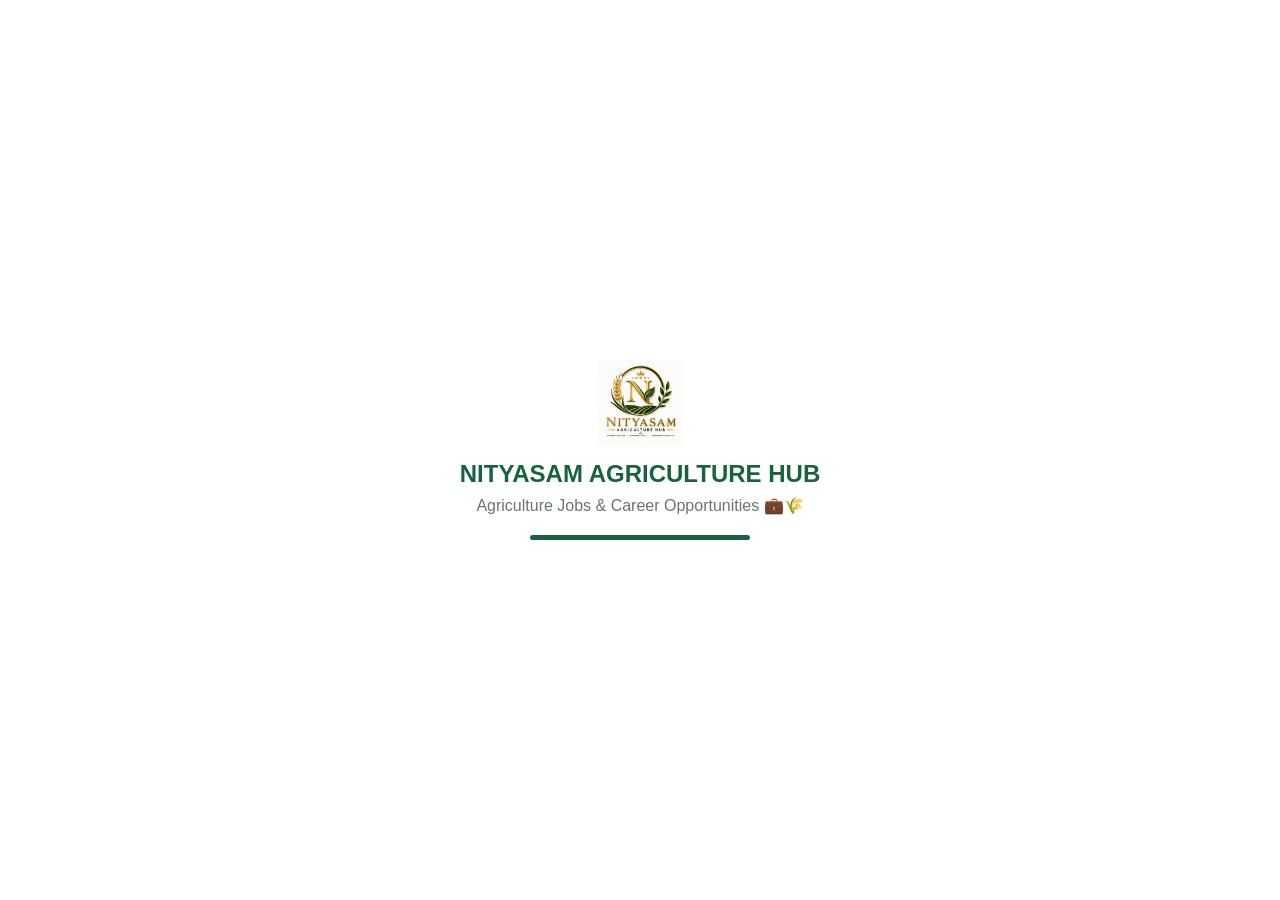
<file: jobs.html>
<!DOCTYPE html>
<html lang="en">

<head>

    <meta charset="UTF-8">

    <meta
        name="viewport"
        content="width=device-width, initial-scale=1.0"
    >

    <title>Agriculture Jobs | Nityasam Agriculture Hub</title>

    <link rel="stylesheet" href="jobs.css">

</head>


<body>


<!-- =========================
     LOADER
========================= -->

<div id="jobs-loader">

    <img
        src="logo.png"
        alt="Nityasam Logo"
    >

    <h1>
        NITYASAM AGRICULTURE HUB
    </h1>

    <p>
        Agriculture Jobs & Career Opportunities 💼🌾
    </p>

    <div class="jobs-loader-bar">

        <div class="jobs-loader-fill"></div>

    </div>

</div>


<!-- =========================
     MAIN CONTENT
========================= -->

<div id="jobs-content">


<!-- =========================
     NAVBAR
========================= -->

<nav class="jobs-navbar">


    <div class="jobs-logo">

        <img
            src="logo.png"
            alt="Nityasam Logo"
        >

        <h2>
            Nityasam Agriculture Hub
        </h2>

    </div>


    <ul>

        <li>
            <a href="index.html">
                Home
            </a>
        </li>

        <li>
            <a href="student.html">
                Student
            </a>
        </li>

        <li>
            <a href="farmer.html">
                Farmer
            </a>
        </li>

        <li>
            <a href="company.html">
                Company
            </a>
        </li>

        <li>
            <a href="jobs.html"
               class="active">
                Jobs
            </a>
        </li>

    </ul>


</nav>


<!-- =========================
     HERO
========================= -->

<section class="jobs-hero">


    <div class="jobs-hero-content">

        <span>
            💼 AGRICULTURE CAREER
        </span>


        <h1>
            Find Your Next<br>
            Agriculture Job
        </h1>


        <p>
            Explore agriculture-related jobs,
            career opportunities and professional
            positions from organizations.
        </p>


        <button
            type="button"
            onclick="scrollToJobs()"
        >
            Explore Jobs ↓
        </button>

    </div>


</section>
<!-- =========================
     JOBS SECTION
========================= -->

<section
    class="jobs-section"
    id="jobs-section"
>


    <div class="jobs-section-heading">

        <span>
            💼 LATEST OPPORTUNITIES
        </span>

        <h2>
            Agriculture Jobs
        </h2>

        <p>
            Find the latest agriculture jobs
            published by companies and organizations.
        </p>

    </div>


    <!-- =========================
         SEARCH
    ========================= -->

    <div class="jobs-search-box">

        <input
            type="text"
            id="jobSearch"
            placeholder="🔍 Search by job title, company or location..."
        >

    </div>


    <!-- =========================
         JOB LIST
    ========================= -->

    <div
        class="jobs-list"
        id="jobsList"
    >

        <!-- Jobs added from Admin Panel
             will appear here -->

        <div class="jobs-empty">

            <div class="jobs-empty-icon">
                💼
            </div>

            <h3>
                Loading Jobs...
            </h3>

            <p>
                Please wait while we load
                the latest opportunities.
            </p>

        </div>

    </div>


</section>


<!-- =========================
     CALL TO ACTION
========================= -->

<section class="jobs-cta">

    <div class="jobs-cta-content">

        <h2>
            Looking for Your Next Opportunity?
        </h2>

        <p>
            Keep checking Nityasam Agriculture Hub
            for new agriculture job opportunities.
        </p>

        <a href="company.html">
            Back to Company →
        </a>

    </div>

</section>
<!-- =========================
     FOOTER
========================= -->

<footer class="jobs-footer">

    <h2>
        Nityasam Agriculture Hub
    </h2>

    <p>
        Connecting Agriculture with
        Technology & Opportunities.
    </p>

    <p>
        Designed & Developed by 👨‍💻 Tirth Barot
    </p>

    <p class="jobs-copyright">
        © 2026 Nityasam Agriculture Hub.
        All Rights Reserved.
    </p>

</footer>


</div>


<script src="jobs.js"></script>

</body>

</html>
</file>
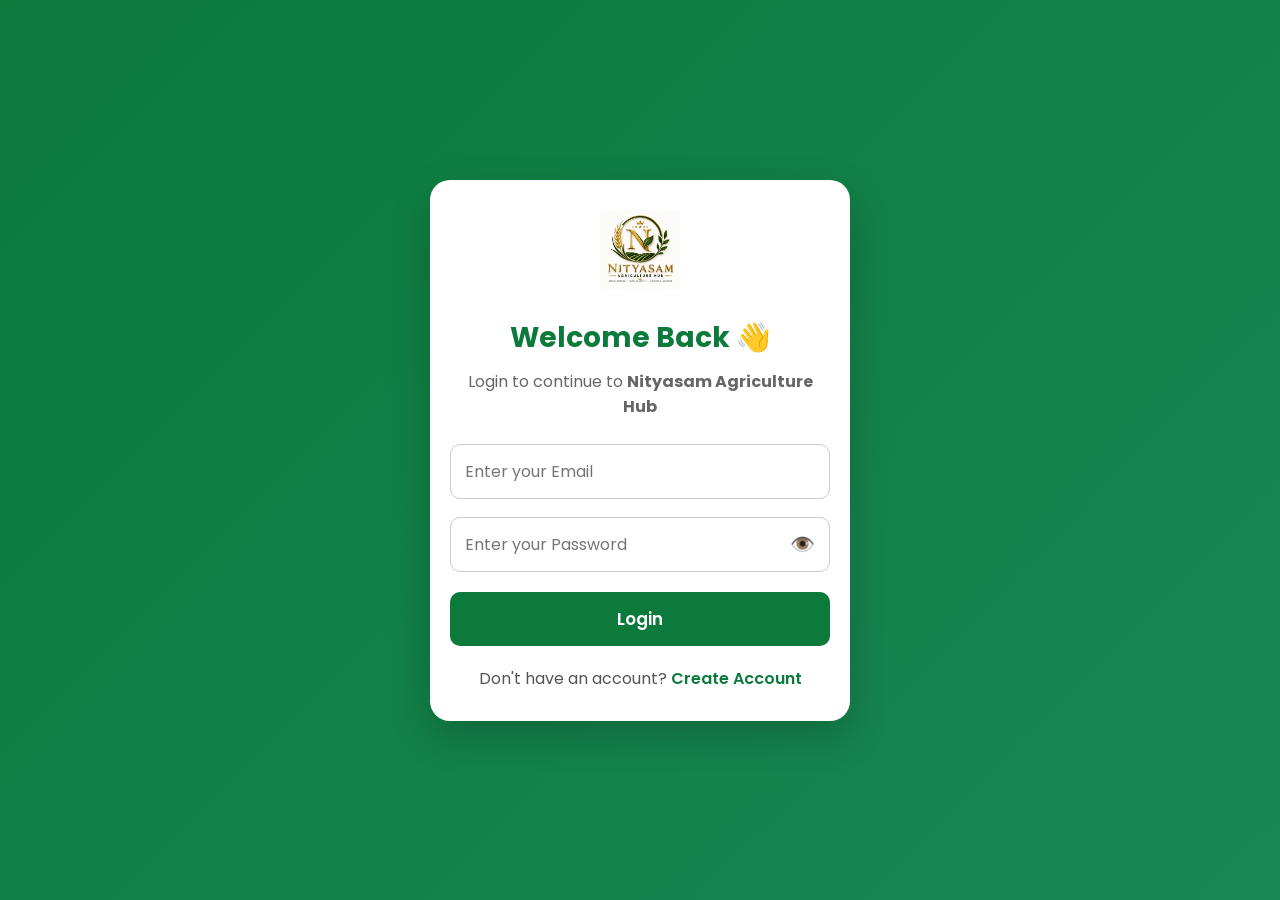
<file: login.html>
<!DOCTYPE html>
<html lang="en">

<head>

    <meta charset="UTF-8">

    <meta name="viewport" content="width=device-width, initial-scale=1.0">

    <title>Login | Nityasam Agriculture Hub</title>

    <link rel="stylesheet" href="style.css">

</head>

<body>

<div class="login-page">

<div class="login-container">

    <img src="logo.png" alt="Logo" class="login-logo">

    <h1>Welcome Back 👋</h1>

    <p class="login-text">
        Login to continue to
        <strong>Nityasam Agriculture Hub</strong>
    </p>

    <form onsubmit="return validateLogin()">

        <input
            type="email"
            id="email"
            placeholder="Enter your Email"
            required
        >
        <div class="password-box">

            <input
                type="password"
                id="password"
                placeholder="Enter your Password"
                required
            >

            <span class="toggle-password"
                  onclick="togglePassword()">
                👁️
            </span>

        </div>

        <button type="submit" class="login-btn">
            Login
        </button>

    </form>

    <p class="signup-text">

        Don't have an account?

        <a href="signup.html">Create Account</a>

    </p>

    </div>

</div>

<script src="script.js"></script>

</body>

</html>
</file>
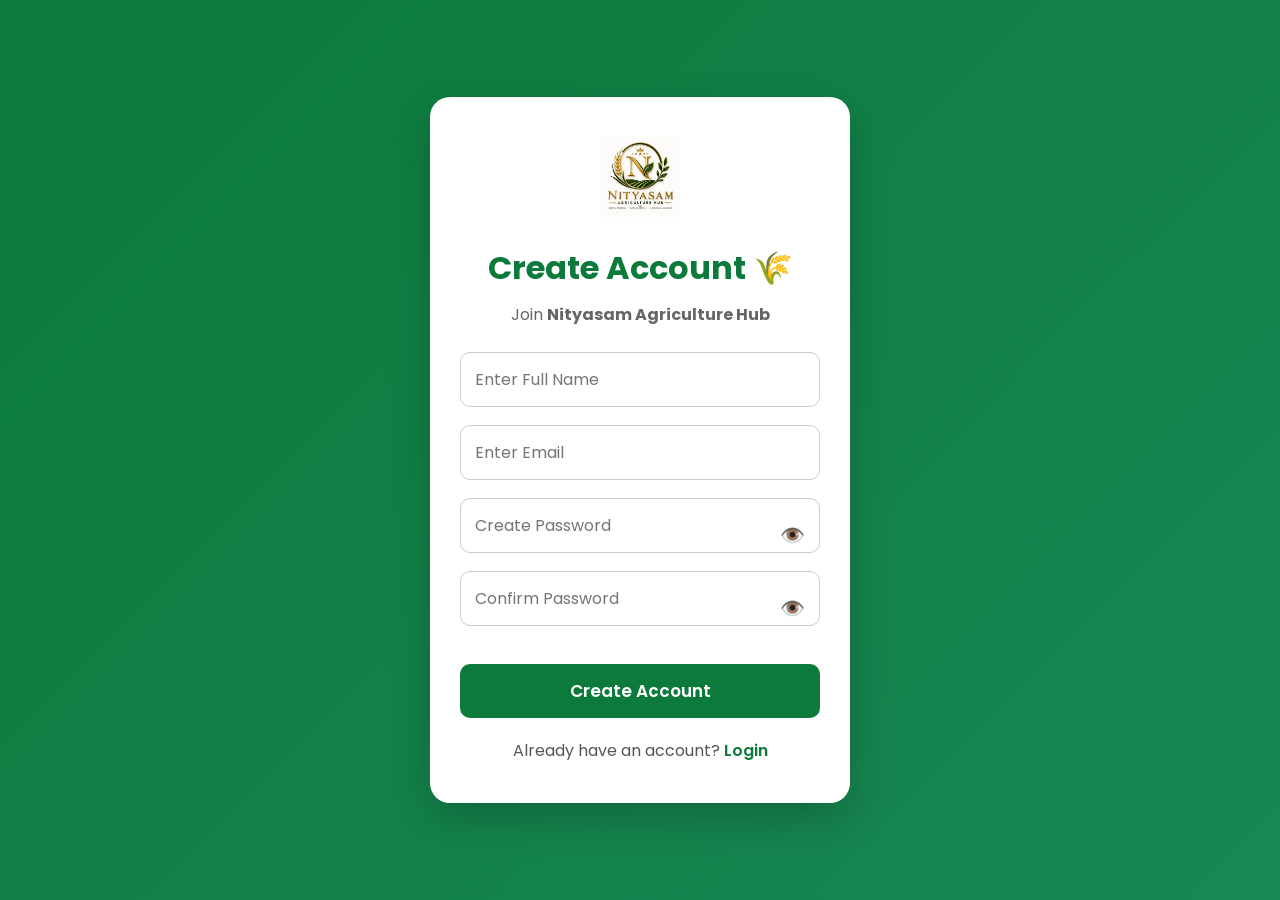
<file: signup.html>
<!DOCTYPE html>
<html lang="en">

<head>

    <meta charset="UTF-8">

    <meta name="viewport" content="width=device-width, initial-scale=1.0">

    <title>Sign Up | Nityasam Agriculture Hub</title>

    <link rel="stylesheet" href="style.css">

</head>

<body>

<div class="signup-page">

<div class="signup-container">

    <img src="logo.png" alt="Logo" class="login-logo">

    <h1>Create Account 🌾</h1>

    <p class="login-text">
        Join <strong>Nityasam Agriculture Hub</strong>
    </p>

    <form onsubmit="return validateSignup()">

        <input
            type="text"
            id="name"
            placeholder="Enter Full Name"
            required>

        <input
            type="email"
            id="signupEmail"
            placeholder="Enter Email"
            required>
            <div class="password-box">

            <input
                type="password"
                id="signupPassword"
                placeholder="Create Password"
                required
            >

            <span class="toggle-password"
                  onclick="toggleSignupPassword()">
                👁️
            </span>

        </div>

        <div class="password-box">

            <input
                type="password"
                id="confirmPassword"
                placeholder="Confirm Password"
                required
            >

            <span class="toggle-password"
                  onclick="toggleConfirmPassword()">
                👁️
            </span>

        </div>

        <button type="submit" class="login-btn">
            Create Account
        </button>

    </form>

    <p class="signup-text">

        Already have an account?

        <a href="login.html">Login</a>

    </p>
    </div>

</div>

<script src="script.js"></script>

</body>

</html>
</file>
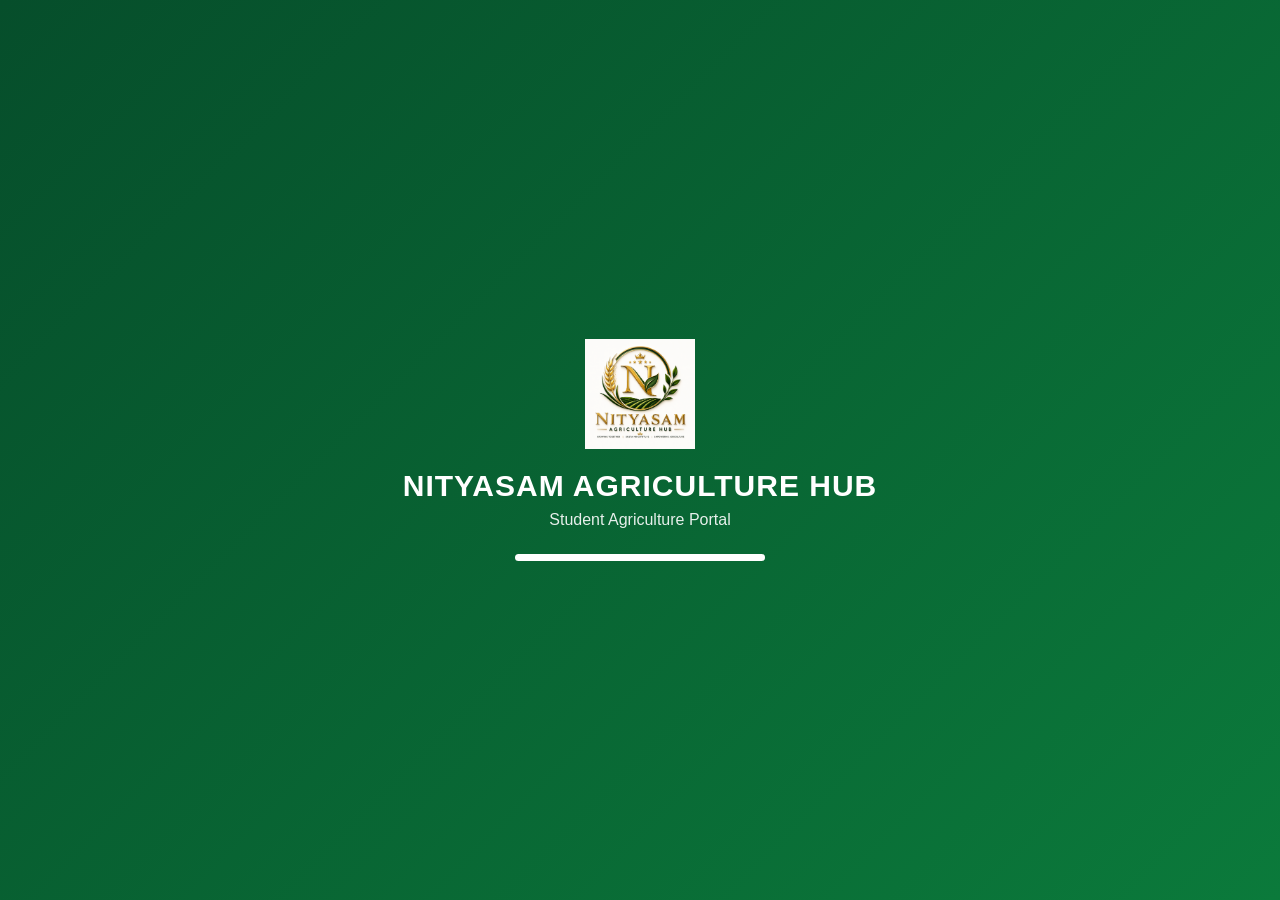
<file: student.html>
<link rel="stylesheet" href="student.css">
<!DOCTYPE html>
<html lang="en">

<head>
    <meta charset="UTF-8">
    <meta name="viewport" content="width=device-width, initial-scale=1.0">

    <title>Student | Nityasam Agriculture Hub</title>

    <link rel="stylesheet" href="student.css">
</head>

<body>

<!-- =========================
     PAGE LOADER
========================= -->

<div id="student-loader">

    <img src="logo.png" alt="Nityasam Logo">

    <h1>NITYASAM AGRICULTURE HUB</h1>

    <p>Student Agriculture Portal</p>

    <div class="loader-bar">
        <div class="loader-fill"></div>
    </div>

</div>


<!-- =========================
     MAIN CONTENT
========================= -->

<div id="student-content">


<!-- =========================
     NAVBAR
========================= -->

<nav class="student-navbar">

    <div class="student-logo">

        <img src="logo.png" alt="Logo">

        <h2>Nityasam Agriculture Hub</h2>

    </div>


    <ul class="student-menu">

        <li>
            <a href="index.html">Home</a>
        </li>

        <li>
            <a href="student.html" class="active">Student</a>
        </li>

        <li>
            <a href="#">Farmer</a>
        </li>

        <li>
            <a href="#">Company</a>
        </li>

        <li>
            <a href="#">Business</a>
        </li>

        <li>
            <a href="login.html">Logout</a>
        </li>

    </ul>

</nav>


<!-- =========================
     STUDENT HERO
========================= -->

<section class="student-hero">

    <div class="student-hero-content">

        <span class="hero-badge">
            🎓 STUDENT AGRICULTURE PORTAL
        </span>

        <h1>
            Welcome to Student Hub
        </h1>

        <p>
            Your complete platform for Agriculture studies,
            exam preparation, notes, MCQs and career opportunities.
        </p>

        <div class="hero-buttons">

            <button onclick="scrollToStudy()">
                Start Learning
            </button>

            <button class="outline-btn"
                    onclick="scrollToFeatures()">
                Explore Features
            </button>

        </div>

    </div>

</section>


<!-- =========================
     STUDENT INTRO
========================= -->

<section class="student-intro">

    <h2>
        Agriculture Students – Everything in One Place
    </h2>

    <p>
        Nityasam Agriculture Hub helps Agriculture students
        prepare for university examinations, competitive exams,
        ICAR PG and future career opportunities.
    </p>

</section>


<!-- =========================
     QUICK ACCESS
========================= -->

<section class="quick-access" id="study">

    <h2>Quick Access</h2>

    <div class="quick-grid">

        <div class="quick-card">

            <div class="quick-icon">📚</div>

            <h3>Study Notes</h3>

            <p>
                Subject-wise Agriculture notes
                for easy learning and revision.
            </p>

            <button onclick="openNotes()">
                Open Notes
            </button>

        </div>


        <div class="quick-card">

            <div class="quick-icon">📝</div>

            <h3>MCQ Practice</h3>

            <p>
                Practice Agriculture MCQs
                and improve your preparation.
            </p>

            <button onclick="openMCQ()">
                Practice MCQs
            </button>

        </div>


        <div class="quick-card">

            <div class="quick-icon">🎯</div>

            <h3>ICAR PG Preparation</h3>

            <p>
                Prepare strategically for
                ICAR PG Agriculture examinations.
            </p>

            <button onclick="openICAR()">
                Start Preparation
            </button>

        </div>


        <div class="quick-card">

            <div class="quick-icon">📖</div>

            <h3>Previous Papers</h3>

            <p>
                Access previous question papers
                for better exam preparation.
            </p>

            <button onclick="openPapers()">
                View Papers
            </button>

        </div>

    </div>

</section>
<!-- =========================
     STUDENT HERO SECTION
========================= -->

<section class="student-hero">

    <div class="student-hero-content">

        <span class="student-badge">🎓 Agriculture Student Zone</span>

        <h1>
            Learn Agriculture.<br>
            Prepare Better. <span>Grow Faster.</span>
        </h1>

        <p>
            Notes, MCQs, ICAR PG preparation, study materials
            and useful agriculture resources — all in one place.
        </p>

        <div class="student-hero-buttons">
            <a href="#study-material" class="student-btn primary-btn">
                📚 Start Learning
            </a>

            <a href="#mcq" class="student-btn secondary-btn">
                📝 Practice MCQs
            </a>
        </div>

    </div>

</section>


<!-- =========================
     STUDENT SERVICES
========================= -->

<section class="student-services" id="study-material">

    <div class="section-heading">

        <span>STUDENT RESOURCES</span>

        <h2>Everything You Need to Study Agriculture</h2>

        <p>
            Useful study resources designed especially for
            Agriculture students.
        </p>

    </div>


    <div class="student-service-grid">

        <div class="student-service-card">

            <div class="service-icon">📚</div>

            <h3>Study Notes</h3>

            <p>
                Agriculture subject notes, important concepts
                and exam-oriented study material.
            </p>

            <button type="button">
                Explore Notes →
            </button>

        </div>


        <div class="student-service-card" id="mcq">

            <div class="service-icon">📝</div>

            <h3>MCQ Practice</h3>

            <p>
                Practice agriculture MCQs and improve your
                preparation through regular tests.
            </p>

            <button type="button">
                Start MCQ →
            </button>

        </div>


        <div class="student-service-card">

            <div class="service-icon">🎯</div>

            <h3>ICAR PG Preparation</h3>

            <p>
                Prepare for ICAR PG with syllabus-based
                resources, practice questions and revision.
            </p>

            <button type="button">
                Prepare Now →
            </button>

        </div>


        <div class="student-service-card">

            <div class="service-icon">🌱</div>

            <h3>Plant Science</h3>

            <p>
                Learn Genetics, Plant Breeding, Agronomy,
                Plant Pathology and other plant sciences.
            </p>

            <button type="button">
                Learn More →
            </button>

        </div>


        <div class="student-service-card">

            <div class="service-icon">🌾</div>

            <h3>Crop Science</h3>

            <p>
                Important crop information, cultivation practices
                and agriculture production knowledge.
            </p>

            <button type="button">
                Explore Crops →
            </button>

        </div>


        <div class="student-service-card">

            <div class="service-icon">🔬</div>

            <h3>Agriculture Science</h3>

            <p>
                Explore Soil Science, Entomology, Horticulture,
                Agronomy and other agriculture subjects.
            </p>

            <button type="button">
                Explore Subjects →
            </button>

        </div>

    </div>

</section>
<!-- =========================
     STUDY BENEFITS
========================= -->

<section class="student-benefits">

    <div class="section-heading">

        <span>WHY STUDY WITH US?</span>

        <h2>Make Your Agriculture Preparation Smarter</h2>

        <p>
            Learn, practice and prepare with useful resources
            designed for Agriculture students.
        </p>

    </div>


    <div class="benefit-grid">

        <div class="benefit-card">

            <div class="benefit-icon">⚡</div>

            <h3>Easy Learning</h3>

            <p>
                Simple and organized study resources
                for faster understanding.
            </p>

        </div>


        <div class="benefit-card">

            <div class="benefit-icon">🎯</div>

            <h3>Exam Focused</h3>

            <p>
                Focus on important concepts and
                exam-oriented preparation.
            </p>

        </div>


        <div class="benefit-card">

            <div class="benefit-icon">📈</div>

            <h3>Track Your Progress</h3>

            <p>
                Improve your preparation through
                regular practice and revision.
            </p>

        </div>


        <div class="benefit-card">

            <div class="benefit-icon">🚀</div>

            <h3>Career Ready</h3>

            <p>
                Build knowledge and skills for
                future Agriculture career opportunities.
            </p>

        </div>

    </div>

</section>


<!-- =========================
     STUDENT CTA
========================= -->

<section class="student-cta">

    <div class="student-cta-content">

        <h2>
            Ready to Start Your Agriculture Journey?
        </h2>

        <p>
            Start learning today and take one step
            closer to your academic and career goals.
        </p>

        <a href="#study-material">
            Start Learning 🌾
        </a>

    </div>

</section>


<!-- =========================
     FOOTER
========================= -->

<footer class="student-footer">

    <h2>Nityasam Agriculture Hub</h2>

    <p>
        Empowering Agriculture Students with
        Knowledge & Technology.
    </p>

    <p>
        Designed & Developed by 👨‍💻 Tirth Barot
    </p>

    <p class="copyright">
        © 2026 Nityasam Agriculture Hub.
        All Rights Reserved.
    </p>

</footer>


</div>

<script src="student.js"></script>
</body>
</html>
</file>
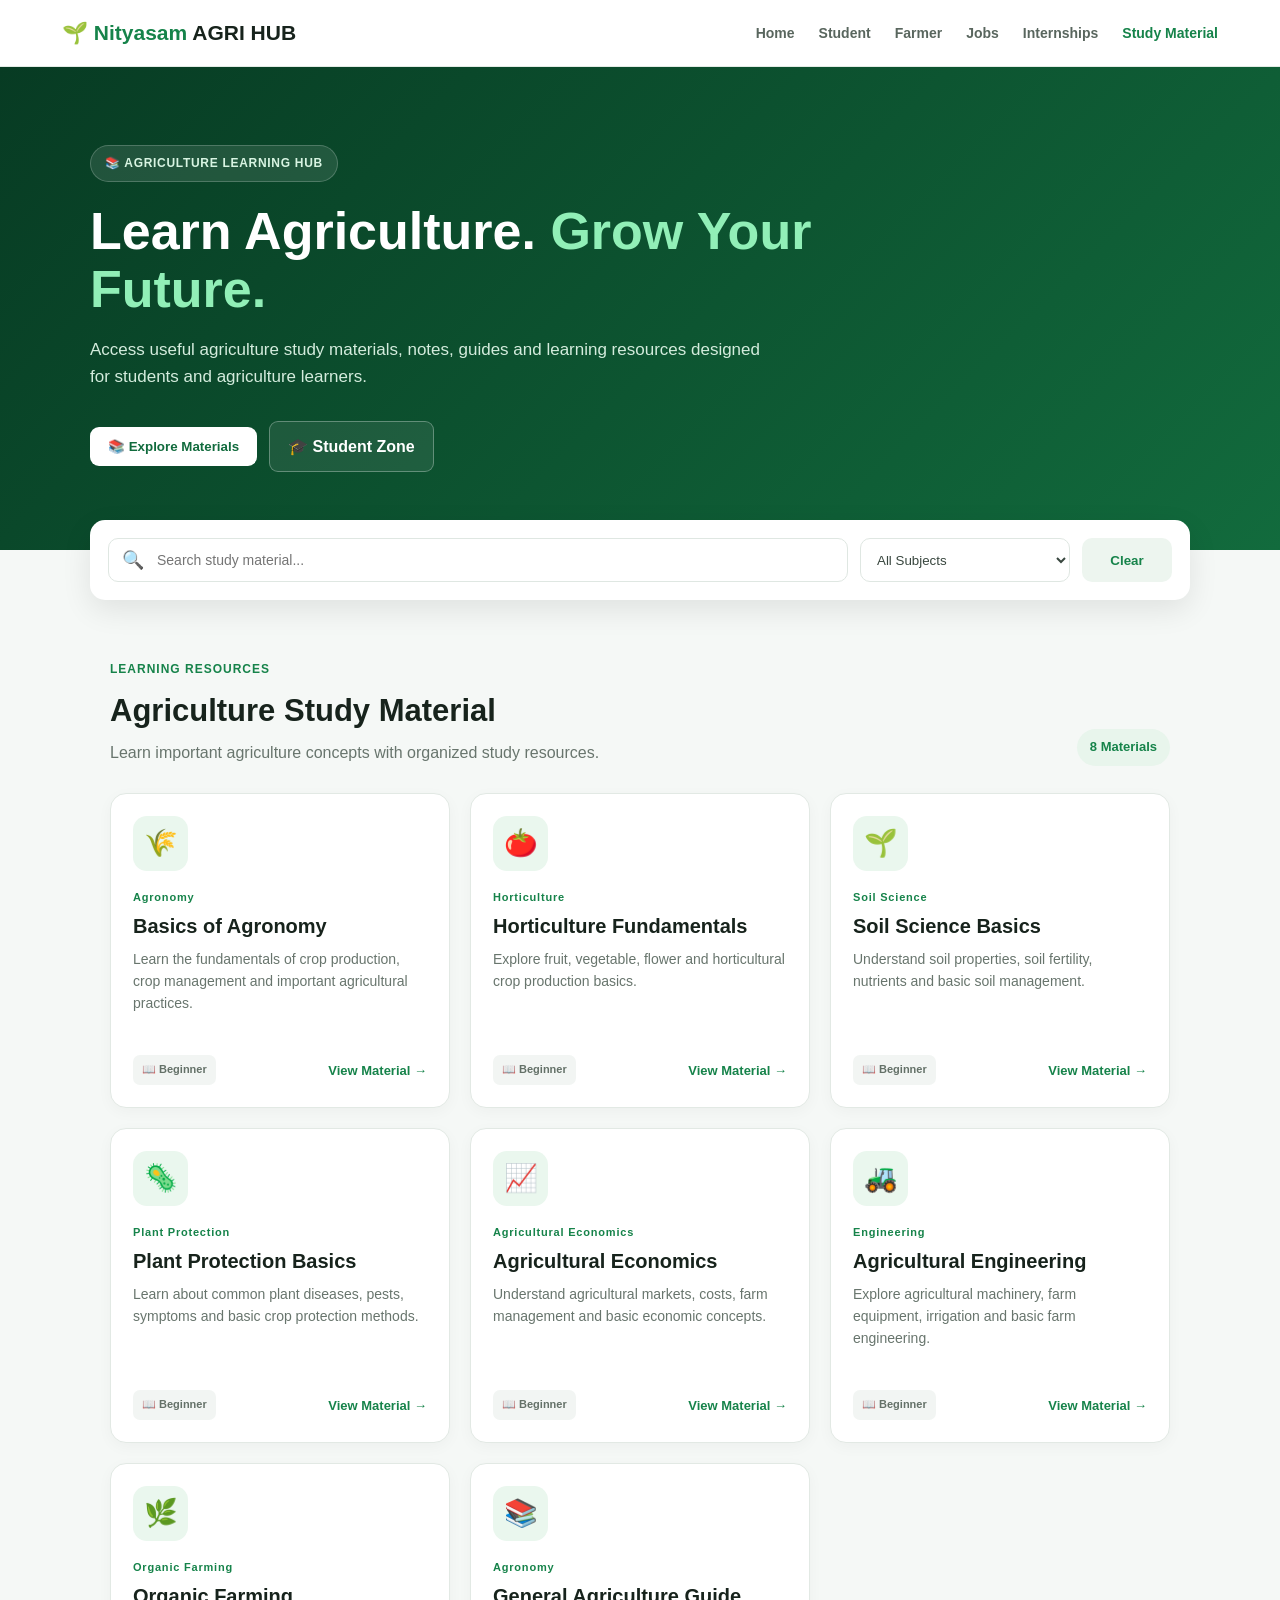
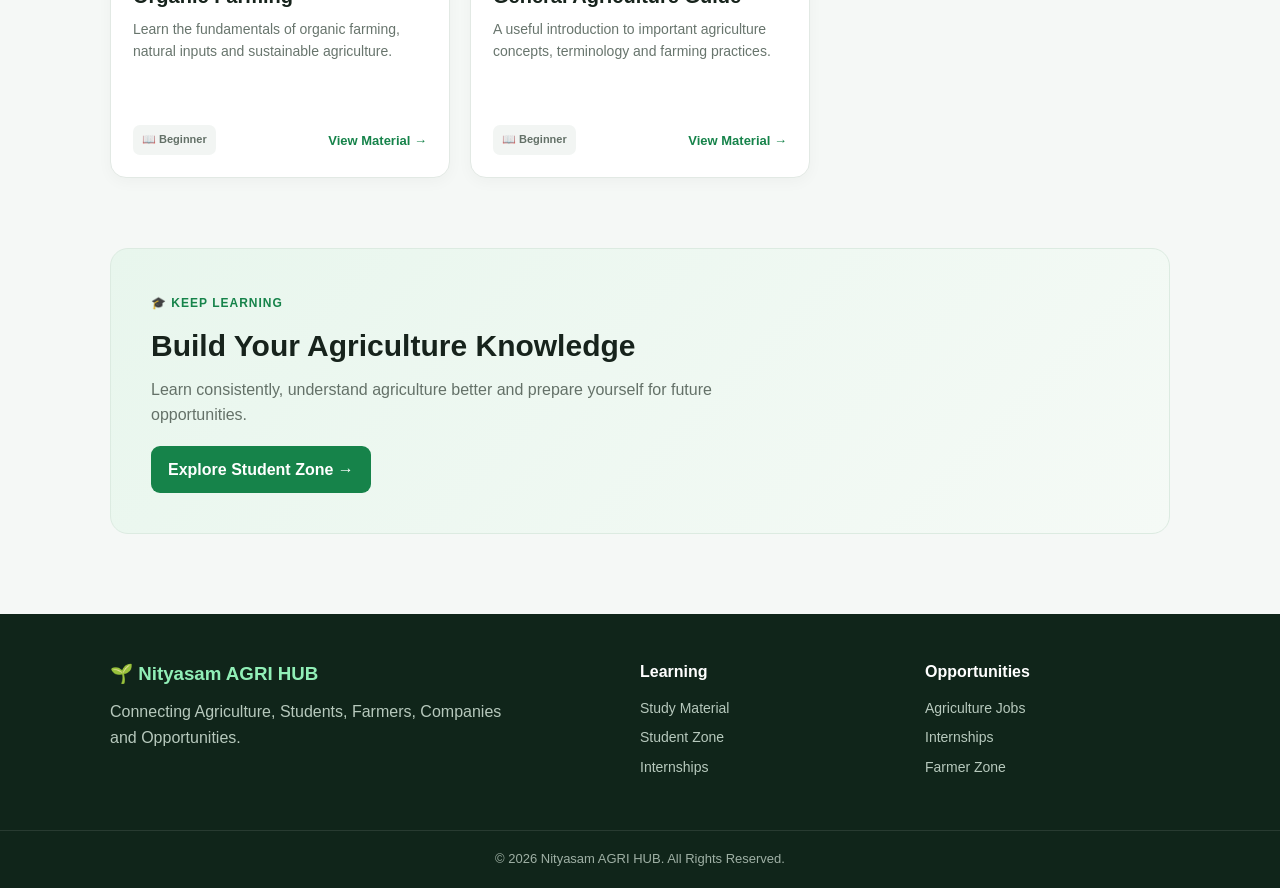
<file: study.html>
<!DOCTYPE html>
<html lang="en">

<head>
    <meta charset="UTF-8">

    <meta
        name="viewport"
        content="width=device-width, initial-scale=1.0"
    >

    <meta
        name="description"
        content="Nityasam AGRI HUB - Agriculture study materials, notes and learning resources."
    >

    <title>Study Material | Nityasam AGRI HUB</title>

    <link rel="stylesheet" href="study.css">
</head>


<body>


<!-- =====================================================
     NAVBAR
===================================================== -->

<header class="study-navbar">

    <div class="study-nav-container">

        <a
            href="index.html"
            class="study-logo"
        >
            🌱 Nityasam <span>AGRI HUB</span>
        </a>


        <nav class="study-nav-links">

            <a href="index.html">
                Home
            </a>

            <a href="student.html">
                Student
            </a>

            <a href="farmer.html">
                Farmer
            </a>

            <a href="jobs.html">
                Jobs
            </a>

            <a href="internship.html">
                Internships
            </a>

            <a
                href="study.html"
                class="active"
            >
                Study Material
            </a>

        </nav>


        <button
            type="button"
            class="study-menu-btn"
            id="studyMenuBtn"
            aria-label="Open navigation menu"
            aria-expanded="false"
        >
            ☰
        </button>

    </div>

</header>


<!-- =====================================================
     MOBILE NAVIGATION
===================================================== -->

<div
    id="studyMobileMenu"
    class="study-mobile-menu"
>

    <a href="index.html">
        Home
    </a>

    <a href="student.html">
        Student
    </a>

    <a href="farmer.html">
        Farmer
    </a>

    <a href="jobs.html">
        Jobs
    </a>

    <a href="internship.html">
        Internships
    </a>

    <a
        href="study.html"
        class="active"
    >
        Study Material
    </a>

</div>


<!-- =====================================================
     HERO
===================================================== -->

<section class="study-hero">

    <div class="study-hero-content">

        <div class="study-badge">
            📚 AGRICULTURE LEARNING HUB
        </div>


        <h1>
            Learn Agriculture.
            <span>Grow Your Future.</span>
        </h1>


        <p>
            Access useful agriculture study materials,
            notes, guides and learning resources designed
            for students and agriculture learners.
        </p>


        <div class="study-hero-actions">

            <button
                type="button"
                id="exploreStudyBtn"
                class="study-primary-btn"
            >
                📚 Explore Materials
            </button>


            <a
                href="student.html"
                class="study-secondary-btn"
            >
                🎓 Student Zone
            </a>

        </div>

    </div>

</section>


<!-- =====================================================
     SEARCH
===================================================== -->

<section class="study-search-section">

    <div class="study-search-container">

        <div class="study-search-box">

            <span>
                🔍
            </span>

            <input
                type="search"
                id="studySearch"
                placeholder="Search study material..."
                autocomplete="off"
                aria-label="Search study material"
            >

        </div>


        <select
            id="studyCategory"
            aria-label="Filter by subject"
        >

            <option value="All">
                All Subjects
            </option>

            <option value="Agronomy">
                Agronomy
            </option>

            <option value="Horticulture">
                Horticulture
            </option>

            <option value="Soil Science">
                Soil Science
            </option>

            <option value="Plant Protection">
                Plant Protection
            </option>

            <option value="Agricultural Economics">
                Agricultural Economics
            </option>

            <option value="Engineering">
                Agricultural Engineering
            </option>

            <option value="Organic Farming">
                Organic Farming
            </option>

        </select>


        <button
            type="button"
            id="studyClear"
            class="study-clear-btn"
        >
            Clear
        </button>

    </div>

</section>


<!-- =====================================================
     MAIN CONTENT
===================================================== -->

<main
    id="studyMaterials"
    class="study-main"
>


    <!-- SECTION HEADING -->

    <div class="study-heading">

        <div>

            <span>
                LEARNING RESOURCES
            </span>

            <h2>
                Agriculture Study Material
            </h2>

            <p>
                Learn important agriculture concepts
                with organized study resources.
            </p>

        </div>


        <div
            id="studyResultCount"
            class="study-result-count"
        >
            0 Materials
        </div>

    </div>


    <!-- =================================================
         MATERIAL GRID
    ================================================= -->

    <div
        id="studyMaterialGrid"
        class="study-material-grid"
    >

        <!-- JavaScript will load study materials here -->

    </div>


</main>


<!-- =====================================================
     CTA
===================================================== -->

<section class="study-cta">

    <div>

        <span>
            🎓 KEEP LEARNING
        </span>

        <h2>
            Build Your Agriculture Knowledge
        </h2>

        <p>
            Learn consistently, understand agriculture
            better and prepare yourself for future
            opportunities.
        </p>

        <a href="student.html">
            Explore Student Zone →
        </a>

    </div>

</section>


<!-- =====================================================
     FOOTER
===================================================== -->

<footer class="study-footer">

    <div class="study-footer-container">


        <div>

            <h3>
                🌱 Nityasam AGRI HUB
            </h3>

            <p>
                Connecting Agriculture, Students,
                Farmers, Companies and Opportunities.
            </p>

        </div>


        <div>

            <h4>
                Learning
            </h4>

            <a href="study.html">
                Study Material
            </a>

            <a href="student.html">
                Student Zone
            </a>

            <a href="internship.html">
                Internships
            </a>

        </div>


        <div>

            <h4>
                Opportunities
            </h4>

            <a href="jobs.html">
                Agriculture Jobs
            </a>

            <a href="internship.html">
                Internships
            </a>

            <a href="farmer.html">
                Farmer Zone
            </a>

        </div>

    </div>


    <div class="study-footer-bottom">

        © 2026 Nityasam AGRI HUB.
        All Rights Reserved.

    </div>

</footer>


<!-- =====================================================
     STUDY MATERIAL MODAL
===================================================== -->

<div
    id="studyModal"
    class="study-modal"
    aria-hidden="true"
>

    <div
        class="study-modal-overlay"
        id="studyModalOverlay"
    ></div>


    <div
        class="study-modal-card"
        role="dialog"
        aria-modal="true"
        aria-labelledby="studyModalTitle"
    >

        <button
            type="button"
            class="study-modal-close"
            id="studyModalClose"
            aria-label="Close study material"
        >
            ×
        </button>


        <div
            id="studyModalIcon"
            class="study-modal-icon"
        >
            📚
        </div>


        <span
            id="studyModalCategory"
            class="study-card-category"
        >
        </span>


        <h2 id="studyModalTitle">
            Study Material
        </h2>


        <p id="studyModalDescription">
        </p>


        <div class="study-coming-soon">

            <div>
                📖
            </div>

            <div>

                <strong>
                    Learning Content Coming Soon
                </strong>

                <small>
                    Detailed notes, PDFs and learning
                    resources will be added here.
                </small>

            </div>

        </div>


        <button
            type="button"
            id="studyModalDone"
            class="study-modal-btn"
        >
            Close
        </button>

    </div>

</div>


<!-- =====================================================
     JAVASCRIPT
===================================================== -->

<script src="study.js"></script>

</body>

</html>
</file>
<file: style.css>
/* ===========================
   GOOGLE FONT
=========================== */

@import url('https://fonts.googleapis.com/css2?family=Poppins:wght@300;400;500;600;700;800&display=swap');

/* ===========================
   RESET
=========================== */

*{
    margin:0;
    padding:0;
    box-sizing:border-box;
    font-family:'Poppins',sans-serif;
    scroll-behavior:smooth;
}

body{
    background:#f8fff8;
    color:#222;
}

/* ===========================
   LOADER
=========================== */

#loader{
    position:fixed;
    top:0;
    left:0;
    width:100%;
    height:100vh;
    background:#0b7a3b;
    display:flex;
    flex-direction:column;
    justify-content:center;
    align-items:center;
    color:white;
    z-index:9999;
    text-align:center;
}

.loader-logo{
    width:130px;
    margin-bottom:20px;
}

.loading-bar{
    width:260px;
    height:8px;
    background:#ffffff50;
    border-radius:30px;
    margin-top:20px;
    overflow:hidden;
}

.loading-fill{
    width:0%;
    height:100%;
    background:white;
    animation:loading 3s linear forwards;
}

@keyframes loading{

0%{
width:0%;
}

100%{
width:100%;
}

}

#content{
display:none;
}

/* ===========================
   NAVBAR
=========================== */

nav{
    background:#0b7a3b;
    color:white;
    display:flex;
    justify-content:space-between;
    align-items:center;
    padding:15px 8%;
    position:sticky;
    top:0;
    z-index:1000;
}

.logo{
display:flex;
align-items:center;
gap:12px;
}

.logo img{
width:55px;
height:55px;
object-fit:contain;
}

.logo h2{
font-size:24px;
}

nav ul{
display:flex;
list-style:none;
gap:25px;
}

nav ul li a{
text-decoration:none;
color:white;
font-weight:500;
transition:.3s;
}

nav ul li a:hover{
color:#ffd54f;
}

/* ===========================
   HERO
=========================== */

.hero{

min-height:90vh;

display:flex;

flex-direction:column;

justify-content:center;

align-items:center;

text-align:center;

padding:40px;

background:linear-gradient(rgba(0,0,0,.45),rgba(0,0,0,.45)),url("hero.jpg");

background-size:cover;

background-position:center;

color:white;

}

.hero h1{

font-size:55px;

margin-bottom:20px;

}

.hero p{

font-size:22px;

max-width:700px;

line-height:1.7;

margin-bottom:30px;

}

.hero button{

padding:15px 35px;

border:none;

background:#ffd54f;

font-size:18px;

font-weight:bold;

border-radius:40px;

cursor:pointer;

transition:.3s;

}

.hero button:hover{

transform:scale(1.08);

background:white;

}

/* ===========================
   SERVICES
=========================== */

.services{
    padding:80px 8%;
    background:#ffffff;
    text-align:center;
}

.services h2{
    font-size:40px;
    color:#0b7a3b;
    margin-bottom:50px;
}

.card-container{
    display:grid;
    grid-template-columns:repeat(auto-fit,minmax(250px,1fr));
    gap:30px;
}

.card{
    background:#fff;
    padding:30px;
    border-radius:20px;
    box-shadow:0 10px 25px rgba(0,0,0,.1);
    transition:.3s;
}

.card:hover{
    transform:translateY(-10px);
}

.card h3{
    font-size:28px;
    color:#0b7a3b;
    margin-bottom:15px;
}

.card p{
    color:#555;
    line-height:1.7;
    margin-bottom:20px;
}

.card button{
    padding:12px 28px;
    border:none;
    background:#0b7a3b;
    color:white;
    border-radius:30px;
    cursor:pointer;
    transition:.3s;
}

.card button:hover{
    background:#145c2d;
}

/* ===========================
   ABOUT
=========================== */

.about{
    padding:90px 8%;
    background:#f8fff8;
    text-align:center;
}

.about h2{
    font-size:40px;
    color:#0b7a3b;
    margin-bottom:25px;
}

.about p{
    max-width:900px;
    margin:auto;
    font-size:18px;
    color:#555;
    line-height:1.9;
}

/* ===========================
   FEATURES
=========================== */

.features{
    padding:80px 8%;
    background:#ffffff;
}

.features h2{
    text-align:center;
    color:#0b7a3b;
    font-size:40px;
    margin-bottom:50px;
}

.feature-grid{
    display:grid;
    grid-template-columns:repeat(auto-fit,minmax(280px,1fr));
    gap:30px;
}

.feature-box{
    background:#f8fff8;
    padding:30px;
    border-radius:20px;
    box-shadow:0 8px 20px rgba(0,0,0,.08);
    transition:.3s;
}

.feature-box:hover{
    transform:translateY(-8px);
}

.feature-box h3{
    color:#0b7a3b;
    margin-bottom:15px;
    font-size:24px;
}

.feature-box p{
    color:#555;
    line-height:1.7;
}

/* ===========================
   COMMUNITY STATS
=========================== */

.stats{
    padding:80px 8%;
    background:#0b7a3b;
    color:white;
    text-align:center;
}

.stats h2{
    font-size:40px;
    margin-bottom:50px;
}

.stats-grid{
    display:grid;
    grid-template-columns:repeat(auto-fit,minmax(220px,1fr));
    gap:30px;
}

.stat-box{
    background:rgba(255,255,255,.1);
    padding:30px;
    border-radius:20px;
    transition:.3s;
}

.stat-box:hover{
    transform:translateY(-8px);
}

.stat-box h1{
    font-size:42px;
    color:#ffd54f;
}

.stat-box p{
    margin-top:10px;
    font-size:18px;
}

/* ===========================
   WHY US
=========================== */

.why-us{
    padding:80px 8%;
    background:#f8fff8;
}

.why-us h2{
    text-align:center;
    color:#0b7a3b;
    font-size:40px;
    margin-bottom:50px;
}

.why-grid{
    display:grid;
    grid-template-columns:repeat(auto-fit,minmax(280px,1fr));
    gap:30px;
}

.why-card{
    background:white;
    padding:30px;
    border-radius:20px;
    box-shadow:0 8px 20px rgba(0,0,0,.08);
    transition:.3s;
}

.why-card:hover{
    transform:translateY(-8px);
}

.why-card h3{
    color:#0b7a3b;
    margin-bottom:15px;
}

.why-card p{
    color:#555;
    line-height:1.7;
}

/* ===========================
   FOOTER
=========================== */

.footer{
    background:#14532d;
    color:white;
    text-align:center;
    padding:40px 20px;
}

.footer h2{
    margin-bottom:15px;
}

.footer p{
    margin:10px 0;
}

/* ===========================
   MOBILE RESPONSIVE
=========================== */

@media(max-width:768px){
}
nav{
    flex-direction:column;
    gap:15px;
}

nav ul{
    flex-wrap:wrap;
    justify-content:center;
    gap:15px;
}

.hero h1{
    font-size:36px;
}

.hero p{
    font-size:18px;
}

.services h2,
.about h2,
.features h2,
.stats h2,
.why-us h2{
    font-size:30px;
}

.logo h2{
    font-size:18px;
}

.loader-logo{
    width:90px;
}
/* ===========================
   LOGIN PAGE
=========================== */

.login-page{
    min-height:100vh;
    display:flex;
    justify-content:center;
    align-items:center;
    background:linear-gradient(135deg,#0b7a3b,#198754);
    padding:20px;
}

.login-container{
    width:100%;
    max-width:420px;
    background:#fff;
    border-radius:20px;
    padding:40px 30px;
    text-align:center;
    box-shadow:0 15px 40px rgba(0,0,0,.2);
}

.login-logo{
    width:100px;
    height:100px;
    object-fit:contain;
    margin-bottom:20px;
}

.login-container h1{
    color:#0b7a3b;
    margin-bottom:10px;
}

.login-text{
    color:#666;
    margin-bottom:25px;
}

.login-container input{
    width:100%;
    padding:14px;
    margin-bottom:18px;
    border:1px solid #ccc;
    border-radius:10px;
    font-size:16px;
    outline:none;
}

.login-container input:focus{
    border-color:#0b7a3b;
}
.password-box{
    position:relative;
}

.password-box input{
    margin-bottom:0;
    padding-right:50px;
}

.toggle-password{
    position:absolute;
    right:15px;
    top:50%;
    transform:translateY(-50%);
    cursor:pointer;
    font-size:20px;
    user-select:none;
}

.login-btn{
    width:100%;
    padding:14px;
    margin-top:20px;
    border:none;
    border-radius:10px;
    background:#0b7a3b;
    color:#fff;
    font-size:17px;
    font-weight:600;
    cursor:pointer;
    transition:.3s;
}

.login-btn:hover{
    background:#14532d;
    transform:translateY(-2px);
}

.signup-text{
    margin-top:20px;
    color:#555;
}

.signup-text a{
    color:#0b7a3b;
    text-decoration:none;
    font-weight:600;
}

.signup-text a:hover{
    text-decoration:underline;
}

@media(max-width:768px){
}
.login-container{
    padding:30px 20px;
}

.login-container h1{
    font-size:28px;
}

.login-logo{
    width:80px;
    height:80px;
}
/* ===========================
   SIGNUP PAGE
=========================== */

.signup-page{
    min-height:100vh;
    display:flex;
    justify-content:center;
    align-items:center;
    background:linear-gradient(135deg,#0b7a3b,#198754);
    padding:20px;
}

.signup-container{
    width:100%;
    max-width:420px;
    background:#fff;
    border-radius:20px;
    padding:40px 30px;
    text-align:center;
    box-shadow:0 15px 40px rgba(0,0,0,.2);
}

.signup-container h1{
    color:#0b7a3b;
    margin-bottom:10px;
}

.signup-container input{
    width:100%;
    padding:14px;
    margin-bottom:18px;
    border:1px solid #ccc;
    border-radius:10px;
    font-size:16px;
    outline:none;
}

.signup-container input:focus{
    border-color:#0b7a3b;
}
/* ===========================
   SIGNUP PASSWORD
=========================== */

.signup-container .password-box{
    position:relative;
}

.signup-container .password-box input{
    padding-right:50px;
    margin-bottom:18px;
}

.signup-container .toggle-password{
    position:absolute;
    right:15px;
    top:50%;
    transform:translateY(-50%);
    cursor:pointer;
    font-size:20px;
    user-select:none;
}

/* ===========================
   SIGNUP BUTTON
=========================== */

.signup-container .login-btn{
    width:100%;
    padding:14px;
    border:none;
    border-radius:10px;
    background:#0b7a3b;
    color:#fff;
    font-size:17px;
    font-weight:600;
    cursor:pointer;
    transition:.3s;
}

.signup-container .login-btn:hover{
    background:#14532d;
    transform:translateY(-2px);
}

/* ===========================
   SIGNUP RESPONSIVE
=========================== */

@media(max-width:768px){

    .signup-container{
        padding:30px 20px;
    }

    .signup-container h1{
        font-size:28px;
    }

}
</file>
<file: admin.css>
/* =====================================
   NITYASAM AGRI HUB - ADMIN CSS
   PART 2A
===================================== */

* {
    margin: 0;
    padding: 0;
    box-sizing: border-box;
}

body {
    font-family: Arial, sans-serif;
    background: #f4f7f5;
    color: #183b2a;
}

.admin-layout {
    min-height: 100vh;
    display: flex;
}


/* SIDEBAR */

.admin-sidebar {
    width: 245px;
    min-width: 245px;
    min-height: 100vh;

    background: #123d2b;
    color: white;

    padding: 20px 15px;

    transition: 0.3s ease;
}

.admin-sidebar.sidebar-hidden {
    width: 0;
    min-width: 0;
    padding-left: 0;
    padding-right: 0;

    overflow: hidden;
}

.admin-logo {
    height: 55px;

    display: flex;
    align-items: center;

    padding: 0 10px;
    margin-bottom: 25px;

    font-size: 22px;
    font-weight: bold;
}


/* SIDEBAR BUTTON */

.sidebar-btn {
    width: 100%;

    border: none;
    background: transparent;

    color: white;

    padding: 14px 12px;
    margin-bottom: 7px;

    border-radius: 9px;

    text-align: left;

    font-size: 15px;

    cursor: pointer;

    transition: 0.2s;
}

.sidebar-btn:hover {
    background: #245b43;
}

.sidebar-btn.active {
    background: #2d6a4f;
}


/* MAIN */

.admin-main {
    flex: 1;
    min-width: 0;
}


/* TOPBAR */

.admin-topbar {
    height: 72px;

    background: white;

    border-bottom: 1px solid #e0e6e2;

    display: flex;
    align-items: center;

    gap: 15px;

    padding: 0 25px;
}

.admin-topbar h2 {
    color: #17633e;
    font-size: 20px;
}

.admin-topbar small {
    color: #7b8981;
}


/* MENU BUTTON */

.menu-button {
    width: 44px;
    height: 44px;

    border: none;
    border-radius: 9px;

    background: #17633e;
    color: white;

    font-size: 23px;

    cursor: pointer;
}

.menu-button:hover {
    background: #0e4c2e;
}


/* SECTIONS */

.admin-section {
    display: none;

    padding: 30px;
}

.admin-section.active-section {
    display: block;
}


/* HEADING */

.section-heading {
    margin-bottom: 25px;
}

.section-heading h1 {
    font-size: 30px;
    margin-bottom: 7px;
}

.section-heading p {
    color: #68766e;
    line-height: 1.5;
}


/* CARD */

.admin-card {
    background: white;

    border-radius: 15px;

    padding: 25px;
    margin-bottom: 25px;

    box-shadow:
        0 4px 15px rgba(0, 0, 0, 0.06);
}

.admin-card h2 {
    font-size: 21px;
    margin-bottom: 20px;
    color: #183b2a;
}
/* =====================================
   ADMIN FORM
===================================== */

.admin-card form {
    display: flex;
    flex-direction: column;
    gap: 14px;
}

.admin-card input,
.admin-card select,
.admin-card textarea {
    width: 100%;

    padding: 13px 14px;

    border: 1px solid #d7e1db;
    border-radius: 9px;

    background: #fbfdfc;

    color: #183b2a;
    font-size: 15px;

    outline: none;

    transition: 0.2s;
}

.admin-card input:focus,
.admin-card select:focus,
.admin-card textarea:focus {
    border-color: #2d6a4f;

    box-shadow:
        0 0 0 3px rgba(45, 106, 79, 0.10);
}

.admin-card textarea {
    resize: vertical;
    min-height: 120px;
}


/* BUTTONS */

.form-actions {
    display: flex;
    gap: 10px;

    margin-top: 5px;
}

.primary-btn,
.secondary-btn {
    border: none;

    padding: 12px 20px;

    border-radius: 8px;

    font-size: 15px;
    font-weight: 600;

    cursor: pointer;

    transition: 0.2s;
}

.primary-btn {
    background: #17633e;
    color: white;
}

.primary-btn:hover {
    background: #0e4c2e;
    transform: translateY(-1px);
}

.secondary-btn {
    background: #e8efeb;
    color: #245b43;
}

.secondary-btn:hover {
    background: #dce7e1;
}


/* LIST HEADER */

.list-header {
    display: flex;

    justify-content: space-between;
    align-items: center;

    gap: 20px;

    margin-bottom: 20px;
}

.list-header h2 {
    margin-bottom: 5px;
}

.list-header p {
    color: #7a8981;
    font-size: 14px;
}

.list-header input {
    max-width: 280px;
}


/* JOB / INTERNSHIP ITEM */

.job-item,
.internship-item {
    border: 1px solid #e0e8e3;

    border-radius: 12px;

    padding: 18px;

    margin-bottom: 12px;

    background: #fbfdfc;
}

.job-item h3,
.internship-item h3 {
    color: #17633e;

    margin-bottom: 8px;
}

.job-item p,
.internship-item p {
    color: #64736b;

    line-height: 1.5;

    margin-bottom: 5px;
}


/* ITEM BUTTONS */

.item-actions {
    display: flex;

    gap: 8px;

    margin-top: 14px;
}

.edit-btn,
.delete-btn {
    border: none;

    padding: 8px 14px;

    border-radius: 7px;

    cursor: pointer;

    font-weight: 600;
}

.edit-btn {
    background: #e7f0eb;
    color: #17633e;
}

.delete-btn {
    background: #fdeaea;
    color: #b42318;
}

.edit-btn:hover,
.delete-btn:hover {
    opacity: 0.8;
}
/* =====================================
   RESPONSIVE DESIGN
===================================== */

@media (max-width: 900px) {

    .admin-sidebar {
        width: 210px;
        min-width: 210px;
    }

    .admin-section {
        padding: 22px;
    }

    .section-heading h1 {
        font-size: 26px;
    }

}


/* MOBILE */

@media (max-width: 650px) {

    .admin-sidebar {
        position: fixed;

        left: 0;
        top: 0;

        z-index: 1000;

        height: 100vh;

        width: 240px;
        min-width: 240px;
    }

    .admin-sidebar.sidebar-hidden {
        transform: translateX(-100%);

        width: 240px;
        min-width: 240px;
    }

    .admin-main {
        width: 100%;
    }

    .admin-topbar {
        padding: 0 15px;
        height: 64px;
    }

    .admin-topbar h2 {
        font-size: 17px;
    }

    .admin-section {
        padding: 18px 14px;
    }

    .section-heading h1 {
        font-size: 23px;
    }

    .admin-card {
        padding: 18px;
        border-radius: 12px;
    }

    .list-header {
        flex-direction: column;
        align-items: stretch;
    }

    .list-header input {
        max-width: 100%;
    }

    .form-actions {
        flex-direction: column;
    }

    .primary-btn,
    .secondary-btn {
        width: 100%;
    }

    .item-actions {
        flex-wrap: wrap;
    }

}


/* SMALL MOBILE */

@media (max-width: 400px) {

    .admin-topbar h2 {
        font-size: 15px;
    }

    .menu-button {
        width: 40px;
        height: 40px;
        font-size: 20px;
    }

    .admin-section {
        padding: 15px 10px;
    }

    .admin-card {
        padding: 14px;
    }

}
/* =====================================
   RESPONSIVE DESIGN
===================================== */

@media (max-width: 900px) {

    .admin-sidebar {
        width: 210px;
        min-width: 210px;
    }

    .admin-section {
        padding: 22px;
    }

    .section-heading h1 {
        font-size: 26px;
    }

}


/* MOBILE */

@media (max-width: 650px) {

    .admin-sidebar {
        position: fixed;

        left: 0;
        top: 0;

        z-index: 1000;

        height: 100vh;

        width: 240px;
        min-width: 240px;
    }

    .admin-sidebar.sidebar-hidden {
        transform: translateX(-100%);

        width: 240px;
        min-width: 240px;
    }

    .admin-main {
        width: 100%;
    }

    .admin-topbar {
        padding: 0 15px;
        height: 64px;
    }

    .admin-topbar h2 {
        font-size: 17px;
    }

    .admin-section {
        padding: 18px 14px;
    }

    .section-heading h1 {
        font-size: 23px;
    }

    .admin-card {
        padding: 18px;
        border-radius: 12px;
    }

    .list-header {
        flex-direction: column;
        align-items: stretch;
    }

    .list-header input {
        max-width: 100%;
    }

    .form-actions {
        flex-direction: column;
    }

    .primary-btn,
    .secondary-btn {
        width: 100%;
    }

    .item-actions {
        flex-wrap: wrap;
    }

}


/* SMALL MOBILE */

@media (max-width: 400px) {

    .admin-topbar h2 {
        font-size: 15px;
    }

    .menu-button {
        width: 40px;
        height: 40px;
        font-size: 20px;
    }

    .admin-section {
        padding: 15px 10px;
    }

    .admin-card {
        padding: 14px;
    }

}
</file>
<file: business.css>
/* =========================================================
   NITYASAM AGRICULTURE HUB
   BUSINESS PORTAL - COMPLETE CSS
========================================================= */


/* =========================
   RESET
========================= */

*{
    margin:0;
    padding:0;
    box-sizing:border-box;
    font-family:Arial, sans-serif;
}

html{
    scroll-behavior:smooth;
}

body{
    background:#fffaf3;
    color:#222;
}


/* =========================
   LOADER
========================= */

#business-loader{
    position:fixed;
    inset:0;
    z-index:9999;

    display:flex;
    flex-direction:column;
    justify-content:center;
    align-items:center;

    text-align:center;

    background:linear-gradient(135deg,#5b2600,#b85c00);
    color:white;
}

#business-loader img{
    width:100px;
    height:100px;
    object-fit:contain;
    margin-bottom:20px;
}

#business-loader h1{
    font-size:28px;
    letter-spacing:1px;
}

#business-loader p{
    margin-top:10px;
    opacity:.9;
}

.business-loader-bar{
    width:250px;
    height:7px;

    margin-top:25px;

    background:rgba(255,255,255,.25);

    border-radius:20px;
    overflow:hidden;
}

.business-loader-fill{
    width:0;
    height:100%;

    background:white;

    animation:businessLoading 2.5s linear forwards;
}

@keyframes businessLoading{

    from{
        width:0;
    }

    to{
        width:100%;
    }

}

#business-content{
    display:none;
}


/* =========================
   NAVBAR
========================= */

.business-navbar{
    width:100%;
    min-height:75px;

    padding:12px 7%;

    display:flex;
    justify-content:space-between;
    align-items:center;

    background:#ffffff;

    box-shadow:0 3px 18px rgba(0,0,0,.08);

    position:sticky;
    top:0;
    z-index:1000;
}

.business-logo{
    display:flex;
    align-items:center;
    gap:12px;
}

.business-logo img{
    width:52px;
    height:52px;
    object-fit:contain;
}

.business-logo h2{
    color:#9a4d00;
    font-size:21px;
}

.business-navbar ul{
    display:flex;
    align-items:center;
    gap:25px;
    list-style:none;
}

.business-navbar a{
    color:#333;
    text-decoration:none;

    font-size:15px;
    font-weight:600;

    transition:.3s;
}

.business-navbar a:hover,
.business-navbar a.active{
    color:#9a4d00;
}


/* =========================
   HERO
========================= */

.business-hero{
    min-height:78vh;

    display:flex;
    justify-content:center;
    align-items:center;

    padding:70px 8%;

    text-align:center;

    color:white;

    background:
        linear-gradient(
            rgba(65,30,0,.75),
            rgba(65,30,0,.75)
        ),
        url("business-bg.jpg");

    background-size:cover;
    background-position:center;
}

.business-hero-content{
    max-width:850px;
}

.business-hero-content > span{
    display:inline-block;

    padding:8px 18px;
    margin-bottom:20px;

    border:1px solid rgba(255,255,255,.5);

    border-radius:30px;

    font-size:14px;
    letter-spacing:1px;
}

.business-hero h1{
    font-size:55px;
    line-height:1.2;
    margin-bottom:20px;
}

.business-hero p{
    max-width:720px;

    margin:0 auto 30px;

    font-size:18px;
    line-height:1.8;

    color:rgba(255,255,255,.9);
}

.business-hero button{
    padding:14px 28px;

    border:none;
    border-radius:30px;

    background:#ffb74d;
    color:#4a2500;

    font-size:16px;
    font-weight:700;

    cursor:pointer;

    transition:.3s;
}

.business-hero button:hover{
    transform:translateY(-3px);
    background:white;
}


/* =========================
   SECTION HEADING
========================= */

.business-section-heading{
    max-width:850px;

    margin:0 auto 50px;

    text-align:center;
}

.business-section-heading span{
    color:#9a4d00;

    font-size:14px;

    font-weight:700;

    letter-spacing:1.5px;
}

.business-section-heading h2{
    margin-top:10px;

    color:#633300;

    font-size:38px;

    line-height:1.3;
}

.business-section-heading p{
    margin-top:15px;

    color:#666;

    line-height:1.8;
}


/* =========================
   BUSINESS SERVICES
========================= */

.business-services{
    padding:90px 8%;

    background:#ffffff;
}

.business-service-grid{
    display:grid;

    grid-template-columns:repeat(3,1fr);

    gap:25px;
}

.business-service-card{
    padding:32px 28px;

    background:#fffaf3;

    border:1px solid #f0dcc5;

    border-radius:20px;

    text-align:center;

    box-shadow:0 8px 24px rgba(0,0,0,.06);

    transition:.35s;
}

.business-service-card:hover{
    transform:translateY(-8px);

    border-color:#ffb74d;

    box-shadow:0 15px 35px rgba(0,0,0,.11);
}

.business-service-icon{
    width:70px;
    height:70px;

    display:flex;
    justify-content:center;
    align-items:center;

    margin:0 auto 20px;

    background:#fff0dc;

    border-radius:20px;

    font-size:32px;
}

.business-service-card h3{
    color:#9a4d00;

    font-size:21px;

    margin-bottom:13px;
}

.business-service-card p{
    color:#666;

    font-size:14px;

    line-height:1.7;

    min-height:72px;
}

.business-service-card button{
    margin-top:22px;

    padding:11px 20px;

    border:1px solid #9a4d00;

    border-radius:25px;

    background:transparent;

    color:#9a4d00;

    font-weight:600;

    cursor:pointer;

    transition:.3s;
}

.business-service-card button:hover{
    background:#9a4d00;

    color:white;

    transform:translateY(-2px);
}


/* =========================
   BUSINESS BENEFITS
========================= */

.business-benefits{
    padding:90px 8%;

    background:#fff8ef;
}

.business-benefit-grid{
    display:grid;

    grid-template-columns:repeat(4,1fr);

    gap:25px;
}

.business-benefit-card{
    padding:30px 25px;

    background:white;

    border-radius:20px;

    text-align:center;

    box-shadow:0 8px 22px rgba(0,0,0,.07);

    transition:.35s;
}

.business-benefit-card:hover{
    transform:translateY(-7px);
}

.business-benefit-card > div{
    font-size:35px;

    margin-bottom:15px;
}

.business-benefit-card h3{
    color:#9a4d00;

    font-size:19px;

    margin-bottom:12px;
}

.business-benefit-card p{
    color:#666;

    font-size:14px;

    line-height:1.7;
}


/* =========================
   BUSINESS CTA
========================= */

.business-cta{
    padding:85px 8%;

    background:linear-gradient(
        135deg,
        #9a4d00,
        #5b2600
    );

    color:white;

    text-align:center;
}

.business-cta-content{
    max-width:750px;

    margin:auto;
}

.business-cta h2{
    font-size:38px;

    margin-bottom:15px;
}

.business-cta p{
    line-height:1.8;

    color:rgba(255,255,255,.9);

    margin-bottom:30px;
}

.business-cta a{
    display:inline-block;

    padding:13px 28px;

    background:#ffb74d;

    color:#4a2500;

    border-radius:30px;

    text-decoration:none;

    font-weight:700;

    transition:.3s;
}

.business-cta a:hover{
    background:white;

    transform:translateY(-3px);
}


/* =========================
   FOOTER
========================= */

.business-footer{
    padding:42px 20px;

    background:#321700;

    color:white;

    text-align:center;
}

.business-footer h2{
    margin-bottom:12px;
}

.business-footer p{
    margin:8px 0;

    color:rgba(255,255,255,.8);
}

.business-footer .business-copyright{
    margin-top:20px;

    font-size:13px;
}


/* =========================
   TABLET
========================= */

@media(max-width:1000px){

    .business-service-grid{
        grid-template-columns:repeat(2,1fr);
    }

    .business-benefit-grid{
        grid-template-columns:repeat(2,1fr);
    }

    .business-hero h1{
        font-size:45px;
    }

}


/* =========================
   MOBILE
========================= */

@media(max-width:700px){

    .business-navbar{
        flex-direction:column;

        gap:15px;

        padding:15px 5%;
    }

    .business-logo h2{
        font-size:18px;
    }

    .business-navbar ul{
        flex-wrap:wrap;

        justify-content:center;

        gap:12px;
    }

    .business-navbar a{
        font-size:13px;
    }

    .business-hero{
        min-height:75vh;

        padding:55px 6%;
    }

    .business-hero h1{
        font-size:34px;
    }

    .business-hero p{
        font-size:15px;
    }

    .business-section-heading h2,
    .business-cta h2{
        font-size:28px;
    }

    .business-service-grid,
    .business-benefit-grid{
        grid-template-columns:1fr;
    }

    .business-services,
    .business-benefits{
        padding:60px 6%;
    }

}


/* =========================
   SMALL MOBILE
========================= */

@media(max-width:400px){

    .business-logo img{
        width:43px;
        height:43px;
    }

    .business-logo h2{
        font-size:16px;
    }

    .business-hero h1{
        font-size:29px;
    }

    .business-hero-content > span{
        font-size:11px;
    }

}
/* =========================
   SIDEBAR TOGGLE BUTTON
========================= */

.sidebar-toggle{
    width:44px;
    height:44px;

    border:none;
    border-radius:10px;

    background:#0b7a3b;
    color:white;

    font-size:25px;
    line-height:1;

    cursor:pointer;

    display:flex;
    align-items:center;
    justify-content:center;

    transition:.3s;
}

.sidebar-toggle:hover{
    background:#075c2d;
    transform:scale(1.05);
}


/* COLLAPSED SIDEBAR */

.admin-sidebar.sidebar-hidden{
    width:0;
    padding:0;
    overflow:hidden;
}

.admin-main.sidebar-expanded{
    margin-left:0;
}


/* DESKTOP TRANSITION */

.admin-sidebar{
    transition:.3s ease;
}

.admin-main{
    transition:.3s ease;
}
</file>
<file: company.css>
/* =========================================
   NITYASAM AGRICULTURE HUB
   COMPANY PAGE
   PART 1
========================================= */

* {
    margin: 0;
    padding: 0;
    box-sizing: border-box;
}

html {
    scroll-behavior: smooth;
}

body {
    font-family: Arial, "Segoe UI", sans-serif;
    background: #f6f9f6;
    color: #17251b;
    line-height: 1.6;
    overflow-x: hidden;
}

a {
    text-decoration: none;
    color: inherit;
}

button {
    font-family: inherit;
}

/* LOADER */

#company-loader {
    position: fixed;
    inset: 0;
    z-index: 9999;

    display: flex;
    flex-direction: column;
    align-items: center;
    justify-content: center;

    background: linear-gradient(
        135deg,
        #083b1d,
        #126b36,
        #20894a
    );

    color: white;
    text-align: center;
}

#company-loader img {
    width: 80px;
    height: 80px;
    object-fit: contain;

    margin-bottom: 18px;
    padding: 8px;

    border-radius: 18px;
    background: rgba(255,255,255,0.12);
}

#company-loader h1 {
    font-size: 2rem;
    font-weight: 800;
    margin-bottom: 6px;
}

#company-loader p {
    font-size: 0.95rem;
    opacity: 0.85;
    margin-bottom: 24px;
}

.company-loader-bar {
    width: 260px;
    height: 6px;

    overflow: hidden;
    border-radius: 20px;

    background: rgba(255,255,255,0.2);
}

.company-loader-fill {
    width: 0;
    height: 100%;

    border-radius: 20px;
    background: white;

    animation: companyLoader 1.8s ease forwards;
}

@keyframes companyLoader {
    from {
        width: 0;
    }

    to {
        width: 100%;
    }
}

/* MAIN */

#company-content {
    min-height: 100vh;
}
/* =========================================
   COMPANY PAGE
   PART 2 — NAVBAR
========================================= */

.company-navbar {
    position: sticky;
    top: 0;
    z-index: 1000;

    width: 100%;

    display: flex;
    align-items: center;
    justify-content: space-between;

    gap: 25px;

    padding: 14px 6%;

    background: rgba(255,255,255,0.96);

    border-bottom: 1px solid #e3ebe5;

    box-shadow:
        0 5px 22px rgba(20,70,38,0.07);

    backdrop-filter: blur(12px);
}


/* LOGO */

.company-logo {
    display: flex;
    align-items: center;

    gap: 10px;

    flex-shrink: 0;
}

.company-logo img {
    width: 45px;
    height: 45px;

    object-fit: contain;

    border-radius: 12px;
}

.company-logo h2 {
    color: #126b36;

    font-size: 1.05rem;

    font-weight: 800;

    white-space: nowrap;
}


/* NAV LINKS */

.company-navbar ul {
    display: flex;
    align-items: center;

    gap: 6px;

    list-style: none;
}

.company-navbar li {
    list-style: none;
}

.company-navbar a {
    display: inline-flex;
    align-items: center;

    padding: 9px 13px;

    border-radius: 9px;

    color: #34453a;

    font-size: 0.9rem;

    font-weight: 600;

    transition:
        color 0.25s ease,
        background 0.25s ease,
        transform 0.25s ease;
}

.company-navbar a:hover {
    color: #126b36;

    background: #edf7ef;

    transform: translateY(-1px);
}

.company-navbar a.active {
    color: #ffffff;

    background: #126b36;

    box-shadow:
        0 5px 14px rgba(18,107,54,0.20);
}
/* =========================================
   COMPANY PAGE
   PART 3 — HERO
========================================= */

.company-hero {
    position: relative;

    min-height: 590px;

    display: flex;
    align-items: center;

    padding: 90px 7%;

    overflow: hidden;

    background:
        linear-gradient(
            110deg,
            #063a1c,
            #126b36,
            #1d8547
        );
}

.company-hero::before {
    content: "";

    position: absolute;

    width: 500px;
    height: 500px;

    right: -170px;
    top: -180px;

    border-radius: 50%;

    background:
        rgba(255,255,255,0.08);
}

.company-hero::after {
    content: "";

    position: absolute;

    width: 320px;
    height: 320px;

    right: 15%;
    bottom: -190px;

    border-radius: 50%;

    background:
        rgba(150,220,165,0.12);
}


/* HERO CONTENT */

.company-hero-content {
    position: relative;

    z-index: 2;

    max-width: 760px;

    color: #ffffff;
}

.company-hero-content > span {
    display: inline-flex;

    padding: 8px 14px;

    margin-bottom: 20px;

    border: 1px solid rgba(255,255,255,0.25);

    border-radius: 30px;

    background:
        rgba(255,255,255,0.09);

    font-size: 0.78rem;

    font-weight: 700;

    letter-spacing: 0.8px;
}

.company-hero h1 {
    max-width: 720px;

    margin-bottom: 22px;

    font-size: clamp(
        2.7rem,
        6vw,
        5rem
    );

    line-height: 1.08;

    font-weight: 800;

    letter-spacing: -1.5px;
}

.company-hero p {
    max-width: 620px;

    margin-bottom: 32px;

    color:
        rgba(255,255,255,0.87);

    font-size: 1.15rem;

    line-height: 1.8;
}


/* HERO BUTTON */

.company-hero button {
    padding: 14px 24px;

    border: none;

    border-radius: 10px;

    background: #ffffff;

    color: #126b36;

    cursor: pointer;

    font-size: 0.95rem;

    font-weight: 750;

    box-shadow:
        0 10px 25px rgba(0,0,0,0.18);

    transition:
        transform 0.25s ease,
        box-shadow 0.25s ease;
}

.company-hero button:hover {
    transform: translateY(-3px);

    box-shadow:
        0 15px 30px rgba(0,0,0,0.25);
}


/* SECTION COMMON */

.company-services,
.company-benefits {
    padding: 90px 7%;
}

.company-section-heading {
    max-width: 760px;

    margin: 0 auto 50px;

    text-align: center;
}

.company-section-heading > span {
    display: inline-block;

    margin-bottom: 10px;

    color: #168044;

    font-size: 0.78rem;

    font-weight: 800;

    letter-spacing: 1.2px;
}

.company-section-heading h2 {
    margin-bottom: 14px;

    color: #183522;

    font-size: clamp(
        1.9rem,
        4vw,
        3rem
    );

    line-height: 1.2;

    font-weight: 800;
}

.company-section-heading p {
    color: #66756b;

    font-size: 1rem;

    line-height: 1.8;
}
/* =========================================
   COMPANY PAGE
   PART 4 — SERVICE CARDS
========================================= */

.company-service-grid {
    max-width: 1250px;

    margin: 0 auto;

    display: grid;

    grid-template-columns:
        repeat(3, minmax(0, 1fr));

    gap: 22px;
}


.company-service-card {
    position: relative;

    display: flex;
    flex-direction: column;

    min-height: 330px;

    padding: 30px;

    border: 1px solid #e2ebe4;

    border-radius: 18px;

    background: #ffffff;

    box-shadow:
        0 8px 30px rgba(25,73,43,0.06);

    overflow: hidden;

    transition:
        transform 0.3s ease,
        box-shadow 0.3s ease,
        border-color 0.3s ease;
}


.company-service-card::before {
    content: "";

    position: absolute;

    left: 0;
    top: 0;

    width: 100%;
    height: 4px;

    background:
        linear-gradient(
            90deg,
            #126b36,
            #54a968
        );

    transform: scaleX(0);

    transform-origin: left;

    transition:
        transform 0.3s ease;
}


.company-service-card:hover {
    transform: translateY(-7px);

    border-color: #cce3d2;

    box-shadow:
        0 18px 45px rgba(25,73,43,0.12);
}


.company-service-card:hover::before {
    transform: scaleX(1);
}


.company-service-icon {
    width: 58px;
    height: 58px;

    display: flex;
    align-items: center;
    justify-content: center;

    margin-bottom: 22px;

    border-radius: 15px;

    background: #edf7ef;

    font-size: 1.7rem;
}


.company-service-card h3 {
    margin-bottom: 11px;

    color: #193722;

    font-size: 1.25rem;

    font-weight: 750;
}


.company-service-card p {
    color: #69766d;

    font-size: 0.93rem;

    line-height: 1.75;

    margin-bottom: 24px;
}


.company-service-card button {
    width: fit-content;

    margin-top: auto;

    padding: 10px 15px;

    border: 1px solid #d7e8da;

    border-radius: 9px;

    background: #f5faf6;

    color: #126b36;

    cursor: pointer;

    font-size: 0.88rem;

    font-weight: 700;

    transition:
        background 0.25s ease,
        color 0.25s ease,
        transform 0.25s ease;
}


.company-service-card button:hover {
    background: #126b36;

    color: #ffffff;

    transform: translateX(3px);
}


/* =========================================
   BENEFITS
========================================= */

.company-benefits {
    background: #eef6f0;
}


.company-benefit-grid {
    max-width: 1150px;

    margin: 0 auto;

    display: grid;

    grid-template-columns:
        repeat(4, minmax(0, 1fr));

    gap: 20px;
}


.company-benefit-card {
    padding: 28px 22px;

    border: 1px solid #dce9df;

    border-radius: 16px;

    background: #ffffff;

    text-align: center;

    box-shadow:
        0 7px 25px rgba(25,73,43,0.05);

    transition:
        transform 0.3s ease,
        box-shadow 0.3s ease;
}


.company-benefit-card:hover {
    transform: translateY(-5px);

    box-shadow:
        0 15px 35px rgba(25,73,43,0.10);
}


.company-benefit-card > div {
    width: 55px;
    height: 55px;

    display: flex;
    align-items: center;
    justify-content: center;

    margin: 0 auto 16px;

    border-radius: 50%;

    background: #edf7ef;

    font-size: 1.5rem;
}


.company-benefit-card h3 {
    margin-bottom: 9px;

    color: #193722;

    font-size: 1.05rem;
}


.company-benefit-card p {
    color: #69766d;

    font-size: 0.88rem;

    line-height: 1.7;
}
/* =========================================
   COMPANY PAGE
   PART 5 — CTA + FOOTER + RESPONSIVE
========================================= */


/* =========================================
   CTA
========================================= */

.company-cta {
    padding: 85px 7%;

    background:
        linear-gradient(
            135deg,
            #0a4925,
            #126b36
        );

    color: #ffffff;

    text-align: center;
}


.company-cta-content {
    max-width: 750px;

    margin: 0 auto;
}


.company-cta h2 {
    margin-bottom: 14px;

    font-size: clamp(
        2rem,
        4vw,
        3rem
    );

    line-height: 1.2;
}


.company-cta p {
    margin-bottom: 28px;

    color: rgba(255,255,255,0.82);

    font-size: 1rem;
}


.company-cta a {
    display: inline-block;

    padding: 13px 22px;

    border-radius: 10px;

    background: #ffffff;

    color: #126b36;

    font-weight: 750;

    transition:
        transform 0.25s ease,
        box-shadow 0.25s ease;
}


.company-cta a:hover {
    transform: translateY(-3px);

    box-shadow:
        0 12px 25px rgba(0,0,0,0.2);
}


/* =========================================
   FOOTER
========================================= */

.company-footer {
    padding: 50px 7% 25px;

    background: #092b18;

    color: #ffffff;

    text-align: center;
}


.company-footer h2 {
    margin-bottom: 10px;

    font-size: 1.35rem;
}


.company-footer p {
    margin-bottom: 8px;

    color: rgba(255,255,255,0.72);

    font-size: 0.9rem;
}


.company-copyright {
    margin-top: 25px;

    padding-top: 20px;

    border-top:
        1px solid rgba(255,255,255,0.12);

    font-size: 0.8rem !important;
}


/* =========================================
   TABLET
========================================= */

@media (max-width: 1000px) {

    .company-navbar {
        padding: 13px 4%;
    }


    .company-navbar ul {
        gap: 2px;
    }


    .company-navbar a {
        padding: 8px 9px;

        font-size: 0.82rem;
    }


    .company-service-grid {
        grid-template-columns:
            repeat(2, minmax(0, 1fr));
    }


    .company-benefit-grid {
        grid-template-columns:
            repeat(2, minmax(0, 1fr));
    }

}


/* =========================================
   MOBILE
========================================= */

@media (max-width: 700px) {

    .company-navbar {
        padding: 12px 18px;
    }


    .company-logo h2 {
        font-size: 0.92rem;
    }


    .company-logo img {
        width: 40px;
        height: 40px;
    }


    .company-navbar ul {
        display: none;
    }


    .company-hero {
        min-height: 540px;

        padding:
            75px 22px;
    }


    .company-hero h1 {
        font-size: 2.55rem;

        letter-spacing: -0.8px;
    }


    .company-hero p {
        font-size: 1rem;

        line-height: 1.7;
    }


    .company-services,
    .company-benefits {
        padding:
            65px 20px;
    }


    .company-section-heading {
        margin-bottom: 35px;
    }


    .company-section-heading h2 {
        font-size: 2rem;
    }


    .company-service-grid {
        grid-template-columns: 1fr;

        gap: 17px;
    }


    .company-service-card {
        min-height: auto;

        padding: 25px;
    }


    .company-benefit-grid {
        grid-template-columns: 1fr;

        gap: 16px;
    }


    .company-benefit-card {
        padding: 25px 20px;
    }


    .company-cta {
        padding:
            65px 20px;
    }


    .company-footer {
        padding:
            40px 20px 22px;
    }

}


/* =========================================
   SMALL MOBILE
========================================= */

@media (max-width: 420px) {

    #company-loader h1 {
        font-size: 1.35rem;
    }


    .company-loader-bar {
        width: 220px;
    }


    .company-logo h2 {
        font-size: 0.82rem;
    }


    .company-hero h1 {
        font-size: 2.15rem;
    }


    .company-hero-content > span {
        font-size: 0.68rem;
    }


    .company-section-heading h2 {
        font-size: 1.7rem;
    }

}


/* =========================================
   REDUCED MOTION
========================================= */

@media (prefers-reduced-motion: reduce) {

    html {
        scroll-behavior: auto;
    }

    *,
    *::before,
    *::after {
        animation-duration: 0.01ms !important;

        animation-iteration-count: 1 !important;

        transition-duration: 0.01ms !important;
    }

}
/* FIX COMPANY LOGO SIZE */

.company-logo img {
    width: 80px;
    height: 82px;
}

.company-logo h2 {
    font-size: 0.95rem;
}
/* FINAL LOGO SIZE FIX */

.company-logo {
    display: flex;
    align-items: center;
    gap: 8px;
}

.company-logo img {
    width: 30px !important;
    height: 30px !important;
    max-width: 30px !important;
    max-height: 30px !important;
    object-fit: contain;
}

.company-logo h2 {
    font-size: 0.9rem;
    line-height: 1.2;
}
.company-logo img {
    width: 80px;
    height: 80px;
    object-fit: contain;
    flex-shrink: 0;
}
</file>
<file: farmer.css>
/* ===========================
   RESET
=========================== */

*{
    margin:0;
    padding:0;
    box-sizing:border-box;
    font-family:Arial, sans-serif;
}

body{
    background:#f4fff5;
    color:#222;
}


/* ===========================
   LOADER
=========================== */

#farmer-loader{
    position:fixed;
    inset:0;
    background:#0b7a3b;
    display:flex;
    flex-direction:column;
    justify-content:center;
    align-items:center;
    color:#fff;
    z-index:9999;
}

#farmer-loader img{
    width:100px;
    margin-bottom:20px;
}

.loader-bar{
    width:250px;
    height:8px;
    background:#ffffff55;
    border-radius:20px;
    margin-top:20px;
    overflow:hidden;
}

.loader-fill{
    width:0%;
    height:100%;
    background:#fff;
    animation:loading 2.5s linear forwards;
}

@keyframes loading{

    from{
        width:0%;
    }

    to{
        width:100%;
    }

}

#farmer-content{
    display:none;
}


/* ===========================
   NAVBAR
=========================== */

.farmer-navbar{
    display:flex;
    justify-content:space-between;
    align-items:center;

    padding:15px 8%;

    background:#fff;

    box-shadow:0 3px 10px rgba(0,0,0,.1);
}

.farmer-logo{
    display:flex;
    align-items:center;
    gap:10px;
}

.farmer-logo img{
    width:55px;
}

.farmer-logo h2{
    color:#0b7a3b;
}

.farmer-navbar ul{
    display:flex;
    list-style:none;
    gap:22px;
}

.farmer-navbar a{
    text-decoration:none;
    color:#333;
    font-weight:bold;
    transition:.3s;
}

.farmer-navbar a:hover,
.farmer-navbar .active{
    color:#0b7a3b;
}


/* ===========================
   HERO
=========================== */

.farmer-hero{

    min-height:80vh;

    display:flex;
    justify-content:center;
    align-items:center;

    text-align:center;

    color:#fff;

    background:
    linear-gradient(rgba(0,0,0,.45),
    rgba(0,0,0,.45)),
    url("farmer-bg.jpg");

    background-size:cover;
    background-position:center;

    padding:40px;
}

.hero-text span{

    display:inline-block;

    background:#ffffff33;

    padding:8px 18px;

    border-radius:25px;

    margin-bottom:20px;
}

.hero-text h1{

    font-size:55px;

    margin-bottom:20px;
}

.hero-text p{

    font-size:20px;

    margin-bottom:30px;
}

.hero-text button{

    padding:14px 30px;

    border:none;

    border-radius:30px;

    background:#ffd54f;

    color:#173b25;

    font-size:17px;

    font-weight:bold;

    cursor:pointer;

    transition:.3s;
}

.hero-text button:hover{

    transform:translateY(-3px);

    background:#fff;
}
/* ===========================
   CROP SECTION
=========================== */

.crop-section{
    padding:80px 8%;
    background:#ffffff;
}

.crop-section h2{
    text-align:center;
    color:#0b7a3b;
    font-size:38px;
    margin-bottom:45px;
}

.crop-grid{
    display:grid;
    grid-template-columns:repeat(auto-fit,minmax(250px,1fr));
    gap:25px;
}

.crop-card{
    background:#f8fff9;
    border-radius:20px;
    padding:30px 25px;
    text-align:center;
    box-shadow:0 8px 20px rgba(0,0,0,.08);
    transition:.35s;
    border:1px solid #d9f2df;
}

.crop-card:hover{
    transform:translateY(-8px);
    box-shadow:0 15px 35px rgba(0,0,0,.12);
}

.crop-card h3{
    color:#0b7a3b;
    margin-bottom:15px;
    font-size:24px;
}

.crop-card p{
    color:#666;
    line-height:1.7;
    margin-bottom:20px;
}

.crop-card button{
    padding:12px 22px;
    border:none;
    border-radius:25px;
    background:#0b7a3b;
    color:#fff;
    cursor:pointer;
    font-weight:bold;
    transition:.3s;
}

.crop-card button:hover{
    background:#064e2b;
}


/* ===========================
   FARMER SERVICES
=========================== */

.farmer-services{
    padding:80px 8%;
    background:#f4fff5;
}

.farmer-services h2{
    text-align:center;
    color:#0b7a3b;
    font-size:36px;
    margin-bottom:45px;
}

.service-grid{
    display:grid;
    grid-template-columns:repeat(auto-fit,minmax(260px,1fr));
    gap:25px;
}

.service-card{
    background:#fff;
    padding:30px;
    border-radius:18px;
    text-align:center;
    box-shadow:0 8px 20px rgba(0,0,0,.08);
    transition:.35s;
}

.service-card:hover{
    transform:translateY(-8px);
}

.service-card h3{
    color:#0b7a3b;
    margin-bottom:15px;
}

.service-card p{
    color:#666;
    line-height:1.7;
}
/* ===========================
   WHY CHOOSE US
=========================== */

.why-farmer{
    padding:80px 8%;
    background:#ffffff;
}

.why-farmer h2{
    text-align:center;
    color:#0e6e38;
    font-size:36px;
    margin-bottom:45px;
}

.why-grid{
    display:grid;
    grid-template-columns:repeat(auto-fit,minmax(260px,1fr));
    gap:25px;
}

.why-card{
    background:#f8fff9;
    padding:30px;
    border-radius:18px;
    text-align:center;
    box-shadow:0 8px 20px rgba(0,0,0,.08);
    transition:.35s;
    border:1px solid #d9f2df;
}

.why-card:hover{
    transform:translateY(-8px);
}

.why-card h3{
    color:#0b7a3b;
    margin-bottom:15px;
}

.why-card p{
    color:#666;
    line-height:1.7;
}


/* ===========================
   FOOTER
=========================== */

.farmer-footer{
    background:#064e2b;
    color:#fff;
    text-align:center;
    padding:40px 20px;
}

.farmer-footer h2{
    margin-bottom:15px;
}

.farmer-footer p{
    margin:8px 0;
    opacity:.9;
}


/* ===========================
   MOBILE RESPONSIVE
=========================== */

@media(max-width:768px){

    .farmer-navbar{
        flex-direction:column;
        gap:15px;
        padding:20px;
    }

    .farmer-navbar ul{
        flex-wrap:wrap;
        justify-content:center;
        gap:15px;
    }

    .hero-text h1{
        font-size:36px;
    }

    .hero-text p{
        font-size:16px;
    }

    .crop-section h2,
    .farmer-services h2,
    .why-farmer h2{
        font-size:28px;
    }

    .crop-grid,
    .service-grid,
    .why-grid{
        grid-template-columns:1fr;
    }

}
</file>
<file: internship.css>
* {
    margin: 0;
    padding: 0;
    box-sizing: border-box;
}

body {
    font-family: Arial, Helvetica, sans-serif;
    background: #f5f8f6;
    color: #17231c;
    line-height: 1.6;
}

a {
    text-decoration: none;
    color: inherit;
}


/* ================= NAVBAR ================= */

.navbar {
    background: #ffffff;
    border-bottom: 1px solid #e5ebe7;
    position: sticky;
    top: 0;
    z-index: 1000;
}

.nav-container {
    max-width: 1200px;
    margin: auto;
    padding: 16px 22px;

    display: flex;
    align-items: center;
    justify-content: space-between;
}

.logo {
    font-size: 21px;
    font-weight: 800;
    color: #16834a;
}

.logo span {
    color: #17231c;
}

.nav-links {
    display: flex;
    gap: 26px;
}

.nav-links a {
    color: #526158;
    font-size: 14px;
    font-weight: 600;
}

.nav-links a:hover,
.nav-links a.active {
    color: #16834a;
}

.menu-btn {
    display: none;
    border: none;
    background: transparent;
    font-size: 25px;
    cursor: pointer;
}


/* ================= MOBILE MENU ================= */

.mobile-menu {
    display: none;
    background: white;
    border-bottom: 1px solid #ddd;
}

.mobile-menu a {
    display: block;
    padding: 14px 22px;
    border-bottom: 1px solid #eee;
    font-weight: 600;
}


/* ================= HERO ================= */

.internship-hero {
    background:
        linear-gradient(
            135deg,
            #083d24,
            #126c3e
        );

    color: white;
    padding: 75px 20px;
}

.hero-content {
    max-width: 1100px;
    margin: auto;
}

.hero-badge {
    display: inline-block;
    background: rgba(255,255,255,0.12);
    border: 1px solid rgba(255,255,255,0.2);
    padding: 8px 14px;
    border-radius: 30px;
    font-size: 12px;
    font-weight: 700;
    letter-spacing: .5px;
    margin-bottom: 18px;
}

.hero-content h1 {
    font-size: 52px;
    max-width: 700px;
    line-height: 1.15;
}

.hero-content h1 span {
    color: #8ff0b7;
}

.hero-content > p {
    max-width: 650px;
    margin-top: 18px;
    font-size: 17px;
    color: #d8f1e1;
}

.hero-stats {
    display: flex;
    gap: 50px;
    margin-top: 35px;
}

.hero-stats div {
    display: flex;
    flex-direction: column;
}

.hero-stats strong {
    font-size: 25px;
}

.hero-stats small {
    color: #c4dfce;
}


/* ================= SEARCH ================= */

.search-section {
    margin-top: -30px;
    position: relative;
    z-index: 10;
}

.search-container {
    max-width: 1100px;
    margin: auto;

    background: white;
    padding: 18px;

    border-radius: 15px;

    box-shadow:
        0 10px 30px rgba(0,0,0,.09);

    display: grid;
    grid-template-columns: 1fr 190px 100px;
    gap: 12px;
}

.search-box {
    border: 1px solid #dfe7e2;
    border-radius: 10px;

    display: flex;
    align-items: center;

    padding: 0 14px;
}

.search-box span {
    font-size: 18px;
}

.search-box input {
    width: 100%;
    border: none;
    outline: none;
    padding: 13px;
    font-size: 14px;
}

.search-container select {
    border: 1px solid #dfe7e2;
    border-radius: 10px;
    padding: 0 12px;
    outline: none;
    background: white;
}

.clear-filter {
    border: none;
    border-radius: 10px;
    background: #edf5ef;
    color: #16834a;
    font-weight: 700;
    cursor: pointer;
}


/* ================= MAIN ================= */

.main-container {
    max-width: 1100px;
    margin: 55px auto;
    padding: 0 20px;
}

.page-heading {
    display: flex;
    align-items: end;
    justify-content: space-between;
    margin-bottom: 25px;
}

.small-title {
    color: #16834a;
    font-size: 12px;
    font-weight: 800;
    letter-spacing: 1px;
}

.page-heading h2 {
    font-size: 31px;
    margin: 5px 0;
}

.page-heading p {
    color: #6c7870;
}

.result-count {
    background: #e8f5ec;
    color: #16834a;
    padding: 8px 13px;
    border-radius: 20px;
    font-size: 13px;
    font-weight: 700;
}


/* ================= GRID ================= */

.internship-grid {
    display: grid;
    grid-template-columns:
        repeat(2, minmax(0, 1fr));

    gap: 20px;
}


/* ================= CARD ================= */

.internship-card {
    background: white;
    border: 1px solid #e3eae5;
    border-radius: 16px;
    padding: 23px;

    transition: .25s;

    box-shadow:
        0 4px 15px rgba(0,0,0,.035);
}

.internship-card:hover {
    transform: translateY(-4px);

    box-shadow:
        0 14px 35px rgba(0,0,0,.08);
}

.card-top {
    display: flex;
    gap: 15px;
    align-items: flex-start;
}

.card-icon {
    width: 52px;
    height: 52px;

    border-radius: 13px;

    background: #eaf7ee;

    display: grid;
    place-items: center;

    font-size: 25px;
    flex-shrink: 0;
}

.card-title {
    font-size: 20px;
    line-height: 1.3;
}

.card-company {
    margin-top: 4px;
    color: #16834a;
    font-weight: 700;
    font-size: 14px;
}

.card-location {
    margin-top: 15px;
    color: #59665d;
    font-size: 14px;
}

.card-info {
    display: flex;
    gap: 9px;
    flex-wrap: wrap;
    margin-top: 14px;
}

.info-pill {
    background: #f1f5f2;
    color: #4e5c53;
    padding: 6px 10px;
    border-radius: 7px;
    font-size: 12px;
    font-weight: 600;
}

.card-description {
    margin-top: 15px;
    color: #66736a;
    font-size: 14px;

    display: -webkit-box;
    -webkit-line-clamp: 3;
    -webkit-box-orient: vertical;
    overflow: hidden;
}

.card-actions {
    display: flex;
    gap: 10px;
    margin-top: 20px;
}

.view-btn,
.apply-btn {
    border: none;
    border-radius: 9px;
    padding: 11px 15px;
    font-weight: 700;
    cursor: pointer;
}

.view-btn {
    flex: 1;
    background: #edf5ef;
    color: #16834a;
}

.apply-btn {
    background: #16834a;
    color: white;
}

.view-btn:hover {
    background: #dfeee3;
}

.apply-btn:hover {
    background: #106b3c;
}


/* ================= EMPTY ================= */

.empty-state {
    text-align: center;
    padding: 70px 20px;
    background: white;
    border-radius: 15px;
    border: 1px solid #e3eae5;
}

.empty-icon {
    font-size: 45px;
}

.empty-state h3 {
    margin-top: 12px;
}

.empty-state p {
    color: #69756d;
    margin: 8px 0 20px;
}

.primary-btn {
    border: none;
    background: #16834a;
    color: white;
    padding: 12px 18px;
    border-radius: 9px;
    font-weight: 700;
    cursor: pointer;
}


/* ================= MODAL ================= */

.modal {
    display: none;

    position: fixed;
    inset: 0;

    z-index: 2000;

    align-items: center;
    justify-content: center;

    padding: 20px;
}

.modal.show {
    display: flex;
}

.modal-overlay {
    position: absolute;
    inset: 0;
    background: rgba(0,0,0,.55);
}

.modal-card {
    position: relative;
    z-index: 2;

    background: white;

    width: 100%;
    max-width: 680px;

    max-height: 90vh;
    overflow-y: auto;

    border-radius: 18px;
    padding: 28px;

    box-shadow: 0 25px 70px rgba(0,0,0,.25);
}

.close-modal {
    position: absolute;
    right: 18px;
    top: 15px;

    border: none;
    background: #f0f3f1;

    width: 35px;
    height: 35px;

    border-radius: 50%;

    font-size: 25px;
    cursor: pointer;
}

.modal-top {
    display: flex;
    gap: 15px;
    padding-right: 40px;
}

.modal-icon {
    width: 58px;
    height: 58px;

    background: #eaf7ee;

    border-radius: 14px;

    display: grid;
    place-items: center;

    font-size: 28px;
}

.modal-top h2 {
    font-size: 25px;
    margin-top: 3px;
}

.modal-top p {
    color: #16834a;
    font-weight: 700;
}

.modal-duration {
    display: inline-block;
    background: #e9f6ed;
    color: #16834a;
    padding: 4px 8px;
    border-radius: 5px;
    font-size: 11px;
    font-weight: 700;
}

.modal-info {
    display: grid;
    grid-template-columns:
        repeat(3, 1fr);

    gap: 10px;

    margin: 25px 0;
}

.modal-info div {
    background: #f6f8f7;
    padding: 14px;
    border-radius: 10px;
}

.modal-info span {
    font-size: 18px;
}

.modal-info strong {
    display: block;
    font-size: 12px;
    color: #657168;
}

.modal-info p {
    font-size: 14px;
    font-weight: 700;
}

.modal-description h3 {
    margin-bottom: 7px;
}

.modal-description p {
    color: #5e6a62;
    white-space: pre-line;
}

.apply-box {
    margin-top: 25px;
    padding: 18px;

    background: #eaf7ee;

    border-radius: 12px;

    display: flex;
    align-items: center;
    justify-content: space-between;
    gap: 15px;
}

.apply-box div {
    display: flex;
    flex-direction: column;
}

.apply-box small {
    color: #657168;
}


/* ================= FOOTER ================= */

.footer {
    background: #10251a;
    color: white;
    margin-top: 80px;
}

.footer-container {
    max-width: 1100px;
    margin: auto;

    padding: 45px 20px;

    display: grid;
    grid-template-columns:
        2fr 1fr 1fr;

    gap: 40px;
}

.footer h3 {
    color: #8ff0b7;
}

.footer p {
    color: #b7c9bd;
    margin-top: 10px;
    max-width: 400px;
}

.footer h4 {
    margin-bottom: 12px;
}

.footer a {
    display: block;
    color: #b7c9bd;
    margin: 7px 0;
    font-size: 14px;
}

.footer a:hover {
    color: white;
}

.footer-bottom {
    border-top: 1px solid rgba(255,255,255,.1);
    text-align: center;
    padding: 18px;
    color: #9fb0a5;
    font-size: 13px;
}


/* ================= RESPONSIVE ================= */

@media (max-width: 800px) {

    .nav-links {
        display: none;
    }

    .menu-btn {
        display: block;
    }

    .mobile-menu.show {
        display: block;
    }

    .hero-content h1 {
        font-size: 38px;
    }

    .hero-stats {
        gap: 25px;
    }

    .search-container {
        grid-template-columns: 1fr;
    }

    .search-container select,
    .clear-filter {
        height: 45px;
    }

    .internship-grid {
        grid-template-columns: 1fr;
    }

    .page-heading {
        align-items: flex-start;
        flex-direction: column;
        gap: 15px;
    }

    .modal-info {
        grid-template-columns: 1fr;
    }

    .footer-container {
        grid-template-columns: 1fr;
    }
}


@media (max-width: 500px) {

    .internship-hero {
        padding: 55px 20px;
    }

    .hero-content h1 {
        font-size: 32px;
    }

    .hero-stats {
        flex-wrap: wrap;
    }

    .card-actions {
        flex-direction: column;
    }

    .apply-box {
        flex-direction: column;
        align-items: stretch;
    }

    .apply-btn {
        width: 100%;
    }

    .modal-card {
        padding: 20px;
    }

}
</file>
<file: jobs.css>
/* =====================================
   NITYASAM AGRICULTURE HUB
   JOBS PAGE CSS
   PART 1
===================================== */

* {
    margin: 0;
    padding: 0;
    box-sizing: border-box;
}

body {
    font-family: Arial, sans-serif;
    background: #f5f8f6;
    color: #183b2a;
}


/* =========================
   LOADER
========================= */

#jobs-loader {
    position: fixed;
    inset: 0;
    z-index: 9999;

    display: flex;
    flex-direction: column;
    align-items: center;
    justify-content: center;

    background: #ffffff;
}

#jobs-loader img {
    width: 85px;
    height: 85px;
    object-fit: contain;
    margin-bottom: 15px;
}

#jobs-loader h1 {
    color: #17633e;
    font-size: 24px;
    text-align: center;
}

#jobs-loader p {
    margin-top: 8px;
    color: #68766e;
    text-align: center;
}

.jobs-loader-bar {
    width: 220px;
    height: 5px;
    margin-top: 20px;

    background: #e1e9e4;
    border-radius: 10px;
    overflow: hidden;
}

.jobs-loader-fill {
    width: 0;
    height: 100%;
    background: #17633e;

    animation: jobsLoader 1.8s ease forwards;
}

@keyframes jobsLoader {

    from {
        width: 0;
    }

    to {
        width: 100%;
    }

}


/* =========================
   MAIN CONTENT
========================= */

#jobs-content {
    display: none;
    min-height: 100vh;
}


/* =========================
   NAVBAR
========================= */

.jobs-navbar {
    width: 100%;
    min-height: 72px;

    display: flex;
    align-items: center;
    justify-content: space-between;

    padding: 10px 6%;

    background: #ffffff;

    border-bottom: 1px solid #e1e8e4;

    position: sticky;
    top: 0;
    z-index: 100;
}

.jobs-logo {
    display: flex;
    align-items: center;
    gap: 10px;
}

.jobs-logo img {
    width: 45px;
    height: 45px;
    object-fit: contain;
}

.jobs-logo h2 {
    color: #17633e;
    font-size: 19px;
}

.jobs-navbar ul {
    list-style: none;

    display: flex;
    align-items: center;

    gap: 22px;
}

.jobs-navbar a {
    text-decoration: none;
    color: #405047;

    font-size: 14px;
    font-weight: 600;

    transition: 0.2s;
}

.jobs-navbar a:hover,
.jobs-navbar a.active {
    color: #17633e;
}


/* =========================
   HERO
========================= */

.jobs-hero {
    min-height: 440px;

    display: flex;
    align-items: center;

    padding: 60px 8%;

    background:
        linear-gradient(
            90deg,
            rgba(18, 61, 43, 0.96),
            rgba(18, 61, 43, 0.78)
        );
}

.jobs-hero-content {
    max-width: 700px;
    color: white;
}

.jobs-hero-content span {
    font-size: 14px;
    font-weight: bold;
    letter-spacing: 1px;
}

.jobs-hero-content h1 {
    margin-top: 15px;

    font-size: 52px;
    line-height: 1.1;
}

.jobs-hero-content p {
    max-width: 600px;

    margin-top: 20px;

    font-size: 17px;
    line-height: 1.7;

    color: #e4eee8;
}

.jobs-hero-content button {
    margin-top: 28px;

    border: none;
    border-radius: 9px;

    padding: 13px 22px;

    background: white;
    color: #17633e;

    font-size: 15px;
    font-weight: bold;

    cursor: pointer;
}

.jobs-hero-content button:hover {
    transform: translateY(-2px);
}
/* =========================
   JOBS SECTION
========================= */

.jobs-section {
    padding: 70px 7%;
    background: #f5f8f6;
}

.jobs-section-heading {
    max-width: 800px;
    margin: 0 auto 35px;
    text-align: center;
}

.jobs-section-heading span {
    color: #17633e;
    font-size: 13px;
    font-weight: bold;
    letter-spacing: 1px;
}

.jobs-section-heading h2 {
    margin-top: 10px;
    font-size: 34px;
    color: #183b2a;
}

.jobs-section-heading p {
    margin-top: 10px;
    color: #68766e;
    line-height: 1.6;
}


/* SEARCH */

.jobs-search-box {
    max-width: 700px;
    margin: 0 auto 35px;
}

.jobs-search-box input {
    width: 100%;

    padding: 15px 18px;

    border: 1px solid #d5e0da;
    border-radius: 10px;

    background: white;

    font-size: 15px;
    color: #183b2a;

    outline: none;
}

.jobs-search-box input:focus {
    border-color: #17633e;

    box-shadow:
        0 0 0 3px rgba(23, 99, 62, 0.08);
}


/* JOB LIST */

.jobs-list {
    max-width: 1000px;
    margin: 0 auto;

    display: grid;
    grid-template-columns:
        repeat(2, minmax(0, 1fr));

    gap: 18px;
}


/* JOB CARD */

.public-job-card {
    background: white;

    border: 1px solid #e0e8e3;
    border-radius: 14px;

    padding: 22px;

    box-shadow:
        0 5px 18px rgba(0, 0, 0, 0.05);

    transition: 0.2s;
}

.public-job-card:hover {
    transform: translateY(-3px);

    box-shadow:
        0 9px 25px rgba(0, 0, 0, 0.08);
}

.public-job-card h3 {
    color: #17633e;
    font-size: 20px;

    margin-bottom: 10px;
}

.public-job-company {
    font-weight: 600;
    color: #344e41;

    margin-bottom: 7px;
}

.public-job-location,
.public-job-type,
.public-job-salary {
    color: #65736b;
    font-size: 14px;

    margin: 6px 0;
}

.public-job-description {
    margin-top: 13px;

    color: #596860;

    line-height: 1.6;
}


/* EMPTY */

.jobs-empty {
    grid-column: 1 / -1;

    text-align: center;

    padding: 45px 20px;

    background: white;

    border: 1px dashed #ccd9d2;
    border-radius: 14px;

    color: #718078;
}

.jobs-empty-icon {
    font-size: 40px;
    margin-bottom: 10px;
}

.jobs-empty h3 {
    color: #345244;
    margin-bottom: 7px;
}


/* CTA */

.jobs-cta {
    padding: 65px 7%;

    background: #123d2b;

    text-align: center;
}

.jobs-cta-content {
    max-width: 700px;
    margin: auto;
    color: white;
}

.jobs-cta h2 {
    font-size: 30px;
    margin-bottom: 12px;
}

.jobs-cta p {
    color: #dce9e1;
    line-height: 1.6;
}

.jobs-cta a {
    display: inline-block;

    margin-top: 22px;

    padding: 12px 20px;

    background: white;
    color: #17633e;

    border-radius: 8px;

    text-decoration: none;
    font-weight: bold;
}
/* =========================
   FOOTER
========================= */

.jobs-footer {
    padding: 40px 7%;

    background: #0d2e21;

    color: white;

    text-align: center;
}

.jobs-footer h2 {
    color: #ffffff;

    font-size: 22px;

    margin-bottom: 10px;
}

.jobs-footer p {
    color: #cbdad2;

    font-size: 14px;

    line-height: 1.6;

    margin: 5px 0;
}

.jobs-copyright {
    margin-top: 15px !important;

    font-size: 13px !important;

    color: #9fb2a8 !important;
}


/* =========================
   TABLET
========================= */

@media (max-width: 800px) {

    .jobs-navbar {
        padding: 10px 4%;
    }

    .jobs-navbar ul {
        gap: 12px;
    }

    .jobs-hero {
        min-height: 400px;
        padding: 50px 6%;
    }

    .jobs-hero-content h1 {
        font-size: 42px;
    }

    .jobs-list {
        grid-template-columns: 1fr;
    }

}


/* =========================
   MOBILE
========================= */

@media (max-width: 600px) {

    .jobs-navbar {
        flex-direction: column;

        gap: 12px;

        padding: 14px;
    }

    .jobs-logo h2 {
        font-size: 17px;
    }

    .jobs-navbar ul {
        flex-wrap: wrap;

        justify-content: center;

        gap: 10px 15px;
    }

    .jobs-navbar a {
        font-size: 13px;
    }


    .jobs-hero {
        min-height: 390px;

        padding: 45px 20px;
    }

    .jobs-hero-content h1 {
        font-size: 35px;
    }

    .jobs-hero-content p {
        font-size: 15px;
    }


    .jobs-section {
        padding: 50px 18px;
    }

    .jobs-section-heading h2 {
        font-size: 28px;
    }


    .public-job-card {
        padding: 18px;
    }


    .jobs-cta {
        padding: 50px 20px;
    }

    .jobs-cta h2 {
        font-size: 26px;
    }

}


/* =========================
   VERY SMALL MOBILE
========================= */

@media (max-width: 380px) {

    @media (max-width: 380px) {

    .jobs-logo h2 {
        font-size: 15px;
    }

    .jobs-hero-content h1 {
        font-size: 31px;
    }

    .jobs-section-heading h2 {
        font-size: 25px;
    }

}
}
</file>
<file: student.css>
/* =========================
   STUDENT PAGE - RESET
========================= */

*{
    margin:0;
    padding:0;
    box-sizing:border-box;
    font-family:'Poppins',sans-serif;
    scroll-behavior:smooth;
}

body{
    background:#f7fff9;
    color:#222;
}


/* =========================
   LOADER
========================= */

#student-loader{
    position:fixed;
    inset:0;
    z-index:9999;
    background:linear-gradient(135deg,#064e2b,#0b7a3b);
    color:white;

    display:flex;
    flex-direction:column;
    justify-content:center;
    align-items:center;

    text-align:center;
}

#student-loader img{
    width:110px;
    height:110px;
    object-fit:contain;
    margin-bottom:20px;
}

#student-loader h1{
    font-size:30px;
    letter-spacing:1px;
}

#student-loader p{
    margin-top:8px;
    opacity:.9;
}

.loader-bar{
    width:250px;
    height:7px;
    margin-top:25px;

    background:rgba(255,255,255,.25);
    border-radius:20px;
    overflow:hidden;
}

.loader-fill{
    width:0;
    height:100%;
    background:#fff;

    animation:studentLoading 2.5s linear forwards;
}

@keyframes studentLoading{

    from{
        width:0;
    }

    to{
        width:100%;
    }

}

#student-content{
    display:none;
}


/* =========================
   NAVBAR
========================= */

.student-navbar{
    width:100%;
    min-height:75px;

    padding:12px 7%;

    display:flex;
    justify-content:space-between;
    align-items:center;

    background:#ffffff;

    box-shadow:0 3px 18px rgba(0,0,0,.08);

    position:sticky;
    top:0;
    z-index:1000;
}

.student-logo{
    display:flex;
    align-items:center;
    gap:12px;
}

.student-logo img{
    width:52px;
    height:52px;
    object-fit:contain;
}

.student-logo h2{
    color:#0b7a3b;
    font-size:21px;
}

.student-menu{
    display:flex;
    align-items:center;
    gap:25px;

    list-style:none;
}

.student-menu a{
    color:#333;
    text-decoration:none;

    font-size:15px;
    font-weight:500;

    transition:.3s;
}

.student-menu a:hover,
.student-menu a.active{
    color:#0b7a3b;
}


/* =========================
   STUDENT HERO
========================= */

.student-hero{
    min-height:78vh;

    display:flex;
    align-items:center;
    justify-content:center;

    text-align:center;

    padding:70px 8%;

    background:
        linear-gradient(
            rgba(0,70,35,.75),
            rgba(0,40,20,.75)
        ),
        url("student-hero.jpg");

    background-size:cover;
    background-position:center;
}

.student-hero-content{
    max-width:850px;
    color:white;
}

.student-badge{
    display:inline-block;

    padding:8px 18px;
    margin-bottom:20px;

    border:1px solid rgba(255,255,255,.5);
    border-radius:30px;

    font-size:14px;
    letter-spacing:.5px;
}

.student-hero h1{
    font-size:55px;
    line-height:1.2;
    margin-bottom:20px;
}

.student-hero h1 span{
    color:#ffd54f;
}

.student-hero p{
    max-width:720px;
    margin:0 auto 30px;

    font-size:18px;
    line-height:1.8;

    color:rgba(255,255,255,.9);
}


/* =========================
   HERO BUTTONS
========================= */

.student-hero-buttons{
    display:flex;
    justify-content:center;
    align-items:center;
    gap:15px;
    flex-wrap:wrap;
}

.student-btn{
    display:inline-block;

    padding:13px 25px;

    border-radius:30px;

    text-decoration:none;

    font-weight:600;

    transition:.3s;
}

.primary-btn{
    background:#ffd54f;
    color:#173b25;
}

.primary-btn:hover{
    transform:translateY(-3px);
    background:white;
}

.secondary-btn{
    border:1px solid white;
    color:white;
}

.secondary-btn:hover{
    background:white;
    color:#0b7a3b;
    transform:translateY(-3px);
}
/* =========================
   STUDENT INTRO
========================= */

.student-intro{
    padding:80px 8%;
    text-align:center;
    background:#ffffff;
}

.student-intro h2{
    color:#0b7a3b;
    font-size:38px;
    margin-bottom:20px;
}

.student-intro p{
    max-width:850px;
    margin:auto;
    color:#555;
    font-size:17px;
    line-height:1.8;
}


/* =========================
   SECTION HEADING
========================= */

.section-heading{
    max-width:800px;
    margin:0 auto 50px;
    text-align:center;
}

.section-heading span{
    color:#0b7a3b;
    font-size:14px;
    font-weight:700;
    letter-spacing:1.5px;
}

.section-heading h2{
    margin-top:10px;
    font-size:38px;
    color:#173b25;
}

.section-heading p{
    margin-top:15px;
    color:#666;
    line-height:1.7;
}


/* =========================
   QUICK ACCESS
========================= */

.quick-access{
    padding:80px 8%;
    background:#f7fff9;
}

.quick-access > h2{
    text-align:center;
    color:#0b7a3b;
    font-size:38px;
    margin-bottom:45px;
}

.quick-grid{
    display:grid;
    grid-template-columns:repeat(4,1fr);
    gap:25px;
}

.quick-card{
    background:#ffffff;
    padding:30px 25px;
    border-radius:20px;

    text-align:center;

    box-shadow:0 8px 25px rgba(0,0,0,.08);

    border:1px solid #e7f2ea;

    transition:.3s;
}

.quick-card:hover{
    transform:translateY(-8px);
    box-shadow:0 15px 35px rgba(0,0,0,.12);
}

.quick-icon{
    width:65px;
    height:65px;

    display:flex;
    justify-content:center;
    align-items:center;

    margin:0 auto 20px;

    background:#e9f8ee;
    border-radius:18px;

    font-size:30px;
}

.quick-card h3{
    color:#0b7a3b;
    font-size:22px;
    margin-bottom:12px;
}

.quick-card p{
    color:#666;
    line-height:1.7;
    font-size:14px;
    min-height:72px;
}

.quick-card button{
    margin-top:20px;

    padding:11px 20px;

    border:none;
    border-radius:25px;

    background:#0b7a3b;
    color:white;

    font-size:14px;
    font-weight:600;

    cursor:pointer;

    transition:.3s;
}

.quick-card button:hover{
    background:#064e2b;
    transform:translateY(-2px);
}


/* =========================
   STUDENT SERVICES
========================= */

.student-services{
    padding:90px 8%;
    background:#ffffff;
}

.student-service-grid{
    display:grid;
    grid-template-columns:repeat(3,1fr);
    gap:25px;
}

.student-service-card{
    padding:32px 28px;

    background:#f8fff9;

    border:1px solid #e2f0e6;
    border-radius:20px;

    box-shadow:0 7px 22px rgba(0,0,0,.06);

    transition:.3s;
}

.student-service-card:hover{
    transform:translateY(-8px);
    border-color:#0b7a3b;
    box-shadow:0 14px 30px rgba(0,0,0,.1);
}

.service-icon{
    font-size:35px;
    margin-bottom:18px;
}

.student-service-card h3{
    color:#0b7a3b;
    font-size:22px;
    margin-bottom:12px;
}

.student-service-card p{
    color:#666;
    line-height:1.7;
    font-size:15px;
    margin-bottom:20px;
}

.student-service-card button{
    padding:10px 18px;

    border:1px solid #0b7a3b;
}
    /* =========================
   STUDENT BENEFITS
========================= */

.student-benefits{
    padding:90px 8%;
    background:#f7fff9;
}

.benefit-grid{
    display:grid;
    grid-template-columns:repeat(4,1fr);
    gap:25px;
}

.benefit-card{
    background:#ffffff;
    padding:30px 25px;
    border-radius:20px;
    text-align:center;

    box-shadow:0 8px 22px rgba(0,0,0,.07);

    transition:.3s;
}

.benefit-card:hover{
    transform:translateY(-7px);
}

.benefit-icon{
    font-size:35px;
    margin-bottom:15px;
}

.benefit-card h3{
    color:#0b7a3b;
    margin-bottom:12px;
    font-size:20px;
}

.benefit-card p{
    color:#666;
    line-height:1.7;
    font-size:14px;
}


/* =========================
   STUDENT CTA
========================= */

.student-cta{
    padding:80px 8%;
    background:linear-gradient(135deg,#0b7a3b,#064e2b);
    text-align:center;
    color:white;
}

.student-cta-content{
    max-width:750px;
    margin:auto;
}

.student-cta h2{
    font-size:38px;
    margin-bottom:15px;
}

.student-cta p{
    line-height:1.8;
    margin-bottom:30px;
    color:rgba(255,255,255,.9);
}

.student-cta a{
    display:inline-block;
    padding:13px 28px;

    background:#ffd54f;
    color:#173b25;

    border-radius:30px;
    text-decoration:none;
    font-weight:700;

    transition:.3s;
}

.student-cta a:hover{
    background:white;
    transform:translateY(-3px);
}


/* =========================
   FOOTER
========================= */

.student-footer{
    padding:40px 20px;
    background:#052e1a;
    color:white;
    text-align:center;
}

.student-footer h2{
    margin-bottom:12px;
}

.student-footer p{
    margin:8px 0;
    color:rgba(255,255,255,.8);
}

.student-footer .copyright{
    margin-top:20px;
    font-size:13px;
}


/* =========================
   TABLET
========================= */

@media(max-width:1000px){

    .quick-grid{
        grid-template-columns:repeat(2,1fr);
    }

    .student-service-grid{
        grid-template-columns:repeat(2,1fr);
    }

    .benefit-grid{
        grid-template-columns:repeat(2,1fr);
    }

    .student-hero h1{
        font-size:45px;
    }

}


/* =========================
   MOBILE
========================= */

@media(max-width:700px){

    .student-navbar{
        flex-direction:column;
        gap:15px;
        padding:15px 5%;
    }

    .student-logo h2{
        font-size:18px;
    }

    .student-menu{
        gap:12px;
        flex-wrap:wrap;
        justify-content:center;
    }

    .student-menu a{
        font-size:13px;
    }

    .student-hero{
        min-height:75vh;
        padding:55px 6%;
    }

    .student-hero h1{
        font-size:35px;
    }

    .student-hero p{
        font-size:15px;
    }

    .student-intro h2,
    .section-heading h2,
    .quick-access > h2,
    .student-cta h2{
        font-size:28px;
    }

    .quick-grid,
    .student-service-grid,
    .benefit-grid{
        grid-template-columns:1fr;
    }

    .quick-access,
    .student-services,
    .student-benefits{
        padding:60px 6%;
    }

    #student-loader h1{
        font-size:22px;
    }

    .loader-bar{
        width:200px;
    }

}


/* =========================
   SMALL MOBILE
========================= */

@media(max-width:400px){

    .student-logo img{
        width:42px;
        height:42px;
    }

    .student-logo h2{
        font-size:16px;
    }

    .student-menu{
        gap:9px;
    }

    .student-menu a{
        font-size:12px;
    }

    .student-hero h1{
        font-size:30px;
    }

}
</file>
<file: study.css>
* {
    margin: 0;
    padding: 0;
    box-sizing: border-box;
}

body {
    font-family: Arial, Helvetica, sans-serif;
    background: #f5f8f6;
    color: #17231c;
    line-height: 1.6;
}

a {
    text-decoration: none;
    color: inherit;
}

button,
input,
select {
    font-family: inherit;
}


/* ================= NAVBAR ================= */

.study-navbar {
    background: #ffffff;
    border-bottom: 1px solid #e3ebe5;
    position: sticky;
    top: 0;
    z-index: 1000;
}

.study-nav-container {
    max-width: 1200px;
    margin: auto;
    padding: 16px 22px;

    display: flex;
    align-items: center;
    justify-content: space-between;
}

.study-logo {
    font-size: 21px;
    font-weight: 800;
    color: #16834a;
}

.study-logo span {
    color: #17231c;
}

.study-nav-links {
    display: flex;
    align-items: center;
    gap: 24px;
}

.study-nav-links a {
    color: #59665e;
    font-size: 14px;
    font-weight: 600;
    transition: .2s;
}

.study-nav-links a:hover,
.study-nav-links a.active {
    color: #16834a;
}

.study-menu-btn {
    display: none;
    border: none;
    background: transparent;
    font-size: 25px;
    cursor: pointer;
}


/* ================= MOBILE MENU ================= */

.study-mobile-menu {
    display: none;
    background: white;
    border-bottom: 1px solid #e3ebe5;
}

.study-mobile-menu a {
    display: block;
    padding: 14px 22px;
    border-bottom: 1px solid #edf1ee;
    font-weight: 600;
    color: #39473f;
}

.study-mobile-menu a:hover {
    color: #16834a;
    background: #f4f8f5;
}


/* ================= HERO ================= */

.study-hero {
    background:
        linear-gradient(
            135deg,
            #073b23,
            #126b3d
        );

    color: white;
    padding: 78px 20px;
}

.study-hero-content {
    max-width: 1100px;
    margin: auto;
}

.study-badge {
    display: inline-block;

    padding: 8px 14px;

    border-radius: 30px;

    background: rgba(255,255,255,.1);
    border: 1px solid rgba(255,255,255,.2);

    color: #d8f4e2;

    font-size: 12px;
    font-weight: 800;
    letter-spacing: .7px;

    margin-bottom: 20px;
}

.study-hero h1 {
    max-width: 750px;

    font-size: 52px;
    line-height: 1.12;

    margin-bottom: 18px;
}

.study-hero h1 span {
    color: #91efb7;
}

.study-hero p {
    max-width: 680px;

    color: #d4ecdd;

    font-size: 17px;

    margin-bottom: 30px;
}

.study-hero-actions {
    display: flex;
    align-items: center;
    gap: 12px;
}

.study-primary-btn,
.study-secondary-btn {
    padding: 12px 18px;

    border-radius: 9px;

    font-weight: 700;

    cursor: pointer;
}

.study-primary-btn {
    border: none;
    background: white;
    color: #116b3d;
}

.study-primary-btn:hover {
    background: #eaf7ee;
}

.study-secondary-btn {
    border: 1px solid rgba(255,255,255,.3);
    color: white;
    background: rgba(255,255,255,.08);
}

.study-secondary-btn:hover {
    background: rgba(255,255,255,.15);
}


/* ================= SEARCH ================= */

.study-search-section {
    margin-top: -30px;
    position: relative;
    z-index: 10;
}

.study-search-container {
    max-width: 1100px;
    margin: auto;

    padding: 18px;

    background: white;

    border-radius: 15px;

    box-shadow:
        0 10px 30px rgba(0,0,0,.09);

    display: grid;
    grid-template-columns: 1fr 210px 90px;

    gap: 12px;
}

.study-search-box {
    display: flex;
    align-items: center;

    border: 1px solid #dfe7e2;

    border-radius: 10px;

    padding: 0 13px;
}

.study-search-box span {
    font-size: 18px;
}

.study-search-box input {
    width: 100%;

    border: none;
    outline: none;

    padding: 13px;

    font-size: 14px;

    color: #17231c;
}

.study-search-container select {
    border: 1px solid #dfe7e2;

    border-radius: 10px;

    padding: 0 12px;

    outline: none;

    background: white;

    color: #39473f;
}

.study-clear-btn {
    border: none;

    border-radius: 10px;

    background: #edf5ef;

    color: #16834a;

    font-weight: 700;

    cursor: pointer;
}

.study-clear-btn:hover {
    background: #dfeee3;
}


/* ================= MAIN ================= */

.study-main {
    max-width: 1100px;

    margin: 55px auto;

    padding: 0 20px;
}

.study-heading {
    display: flex;

    align-items: end;

    justify-content: space-between;

    gap: 20px;

    margin-bottom: 27px;
}

.study-heading > div:first-child > span {
    color: #16834a;

    font-size: 12px;

    font-weight: 800;

    letter-spacing: 1px;
}

.study-heading h2 {
    font-size: 31px;

    margin: 5px 0;
}

.study-heading p {
    color: #68756d;
}

.study-result-count {
    background: #e8f5ec;

    color: #16834a;

    padding: 8px 13px;

    border-radius: 20px;

    font-size: 13px;

    font-weight: 700;

    white-space: nowrap;
}
/* ================= MATERIAL GRID ================= */

.study-material-grid {
    display: grid;
    grid-template-columns: repeat(3, minmax(0, 1fr));
    gap: 20px;
}


/* ================= MATERIAL CARD ================= */

.study-card {
    background: white;
    border: 1px solid #e2e9e4;
    border-radius: 16px;
    padding: 22px;

    display: flex;
    flex-direction: column;

    min-height: 315px;

    box-shadow: 0 4px 15px rgba(0,0,0,.035);

    transition:
        transform .25s,
        box-shadow .25s;
}

.study-card:hover {
    transform: translateY(-5px);
    box-shadow: 0 15px 35px rgba(0,0,0,.09);
}

.study-card-icon {
    width: 55px;
    height: 55px;

    border-radius: 14px;

    background: #eaf7ee;

    display: grid;
    place-items: center;

    font-size: 27px;

    margin-bottom: 18px;
}

.study-card-content {
    flex: 1;

    display: flex;
    flex-direction: column;
}

.study-card-category {
    display: inline-block;

    color: #16834a;

    font-size: 11px;

    font-weight: 800;

    letter-spacing: .8px;

    margin-bottom: 6px;
}

.study-card h3 {
    font-size: 20px;
    line-height: 1.3;

    margin-bottom: 9px;
}

.study-card p {
    color: #68756d;
    font-size: 14px;
}

.study-card-footer {
    display: flex;

    align-items: center;

    justify-content: space-between;

    gap: 10px;

    margin-top: auto;
    padding-top: 20px;
}

.study-card-footer > span {
    color: #647168;

    background: #f2f5f3;

    padding: 6px 9px;

    border-radius: 7px;

    font-size: 11px;

    font-weight: 600;

    white-space: nowrap;
}

.study-card-footer button {
    border: none;

    background: transparent;

    color: #16834a;

    font-weight: 700;

    font-size: 13px;

    cursor: pointer;
}

.study-card-footer button:hover {
    text-decoration: underline;
}


/* ================= EMPTY STATE ================= */

.study-empty {
    text-align: center;

    padding: 70px 20px;

    background: white;

    border: 1px solid #e2e9e4;

    border-radius: 15px;
}

.study-empty > div {
    font-size: 45px;
}

.study-empty h3 {
    margin-top: 10px;
    font-size: 21px;
}

.study-empty p {
    color: #69756e;
    margin: 7px 0 18px;
}

.study-empty button {
    border: none;

    background: #16834a;

    color: white;

    padding: 11px 17px;

    border-radius: 9px;

    font-weight: 700;

    cursor: pointer;
}


/* ================= CTA ================= */

.study-cta {
    max-width: 1100px;

    margin: 70px auto;

    padding: 0 20px;
}

.study-cta > div {
    background:
        linear-gradient(
            135deg,
            #e8f6ed,
            #f5faf6
        );

    border: 1px solid #dcebe1;

    border-radius: 18px;

    padding: 40px;
}

.study-cta span {
    color: #16834a;

    font-size: 12px;

    font-weight: 800;

    letter-spacing: 1px;
}

.study-cta h2 {
    font-size: 30px;
    margin: 7px 0;
}

.study-cta p {
    max-width: 620px;

    color: #647168;

    margin-bottom: 18px;
}

.study-cta a {
    display: inline-block;

    background: #16834a;

    color: white;

    padding: 11px 17px;

    border-radius: 9px;

    font-weight: 700;
}

.study-cta a:hover {
    background: #106b3c;
}


/* ================= MODAL ================= */

.study-modal {
    display: none;

    position: fixed;

    inset: 0;

    z-index: 2000;

    align-items: center;
    justify-content: center;

    padding: 20px;
}

.study-modal.show {
    display: flex;
}

.study-modal-overlay {
    position: absolute;

    inset: 0;

    background: rgba(0,0,0,.55);
}

.study-modal-card {
    position: relative;

    z-index: 2;

    width: 100%;
    max-width: 600px;

    background: white;

    border-radius: 18px;

    padding: 30px;

    box-shadow:
        0 25px 70px rgba(0,0,0,.25);
}

.study-modal-close {
    position: absolute;

    top: 15px;
    right: 17px;

    width: 35px;
    height: 35px;

    border: none;

    border-radius: 50%;

    background: #f0f3f1;

    font-size: 24px;

    cursor: pointer;
}

.study-modal-icon {
    width: 60px;
    height: 60px;

    display: grid;
    place-items: center;

    border-radius: 15px;

    background: #eaf7ee;

    font-size: 29px;

    margin-bottom: 18px;
}

.study-modal-card h2 {
    font-size: 27px;

    margin-bottom: 10px;
}

.study-modal-card > p {
    color: #637067;

    margin-bottom: 22px;
}

.study-coming-soon {
    display: flex;

    align-items: center;

    gap: 13px;

    padding: 16px;

    background: #f4f7f5;

    border-radius: 11px;

    margin-bottom: 20px;
}

.study-coming-soon > div:first-child {
    font-size: 25px;
}

.study-coming-soon div:last-child {
    display: flex;
    flex-direction: column;
}

.study-coming-soon strong {
    font-size: 14px;
}

.study-coming-soon small {
    color: #6d7971;
    margin-top: 3px;
}

.study-modal-btn {
    width: 100%;

    border: none;

    background: #16834a;

    color: white;

    padding: 12px;

    border-radius: 9px;

    font-weight: 700;

    cursor: pointer;
}


/* ================= FOOTER ================= */

.study-footer {
    background: #10251a;

    color: white;

    margin-top: 80px;
}

.study-footer-container {
    max-width: 1100px;

    margin: auto;

    padding: 45px 20px;

    display: grid;

    grid-template-columns: 2fr 1fr 1fr;

    gap: 40px;
}

.study-footer h3 {
    color: #91efb7;
}

.study-footer p {
    color: #b7c9bd;

    max-width: 400px;

    margin-top: 10px;
}

.study-footer h4 {
    margin-bottom: 12px;
}

.study-footer a {
    display: block;

    color: #b7c9bd;

    margin: 7px 0;

    font-size: 14px;
}

.study-footer a:hover {
    color: white;
}

.study-footer-bottom {
    border-top: 1px solid rgba(255,255,255,.1);

    text-align: center;

    padding: 18px;

    color: #9fb0a5;

    font-size: 13px;
}


/* ================= RESPONSIVE ================= */

@media (max-width: 950px) {

    .study-material-grid {
        grid-template-columns:
            repeat(2, minmax(0, 1fr));
    }

    .study-nav-links {
        gap: 15px;
    }

}


@media (max-width: 800px) {

    .study-nav-links {
        display: none;
    }

    .study-menu-btn {
        display: block;
    }

    .study-mobile-menu.show {
        display: block;
    }

    .study-hero {
        padding: 60px 20px;
    }

    .study-hero h1 {
        font-size: 40px;
    }

    .study-search-container {
        grid-template-columns: 1fr;
    }

    .study-search-container select,
    .study-clear-btn {
        height: 45px;
    }

    .study-heading {
        align-items: flex-start;
        flex-direction: column;
    }

    .study-footer-container {
        grid-template-columns: 1fr;
    }

}


@media (max-width: 600px) {

    .study-material-grid {
        grid-template-columns: 1fr;
    }

    .study-hero h1 {
        font-size: 34px;
    }

    .study-hero p {
        font-size: 15px;
    }

    .study-hero-actions {
        flex-direction: column;
        align-items: stretch;
    }

    .study-primary-btn,
    .study-secondary-btn {
        text-align: center;
    }

    .study-card {
        min-height: 290px;
    }

    .study-cta > div {
        padding: 28px 22px;
    }

    .study-cta h2 {
        font-size: 25px;
    }

    .study-modal-card {
        padding: 23px;
    }

}
</file>
